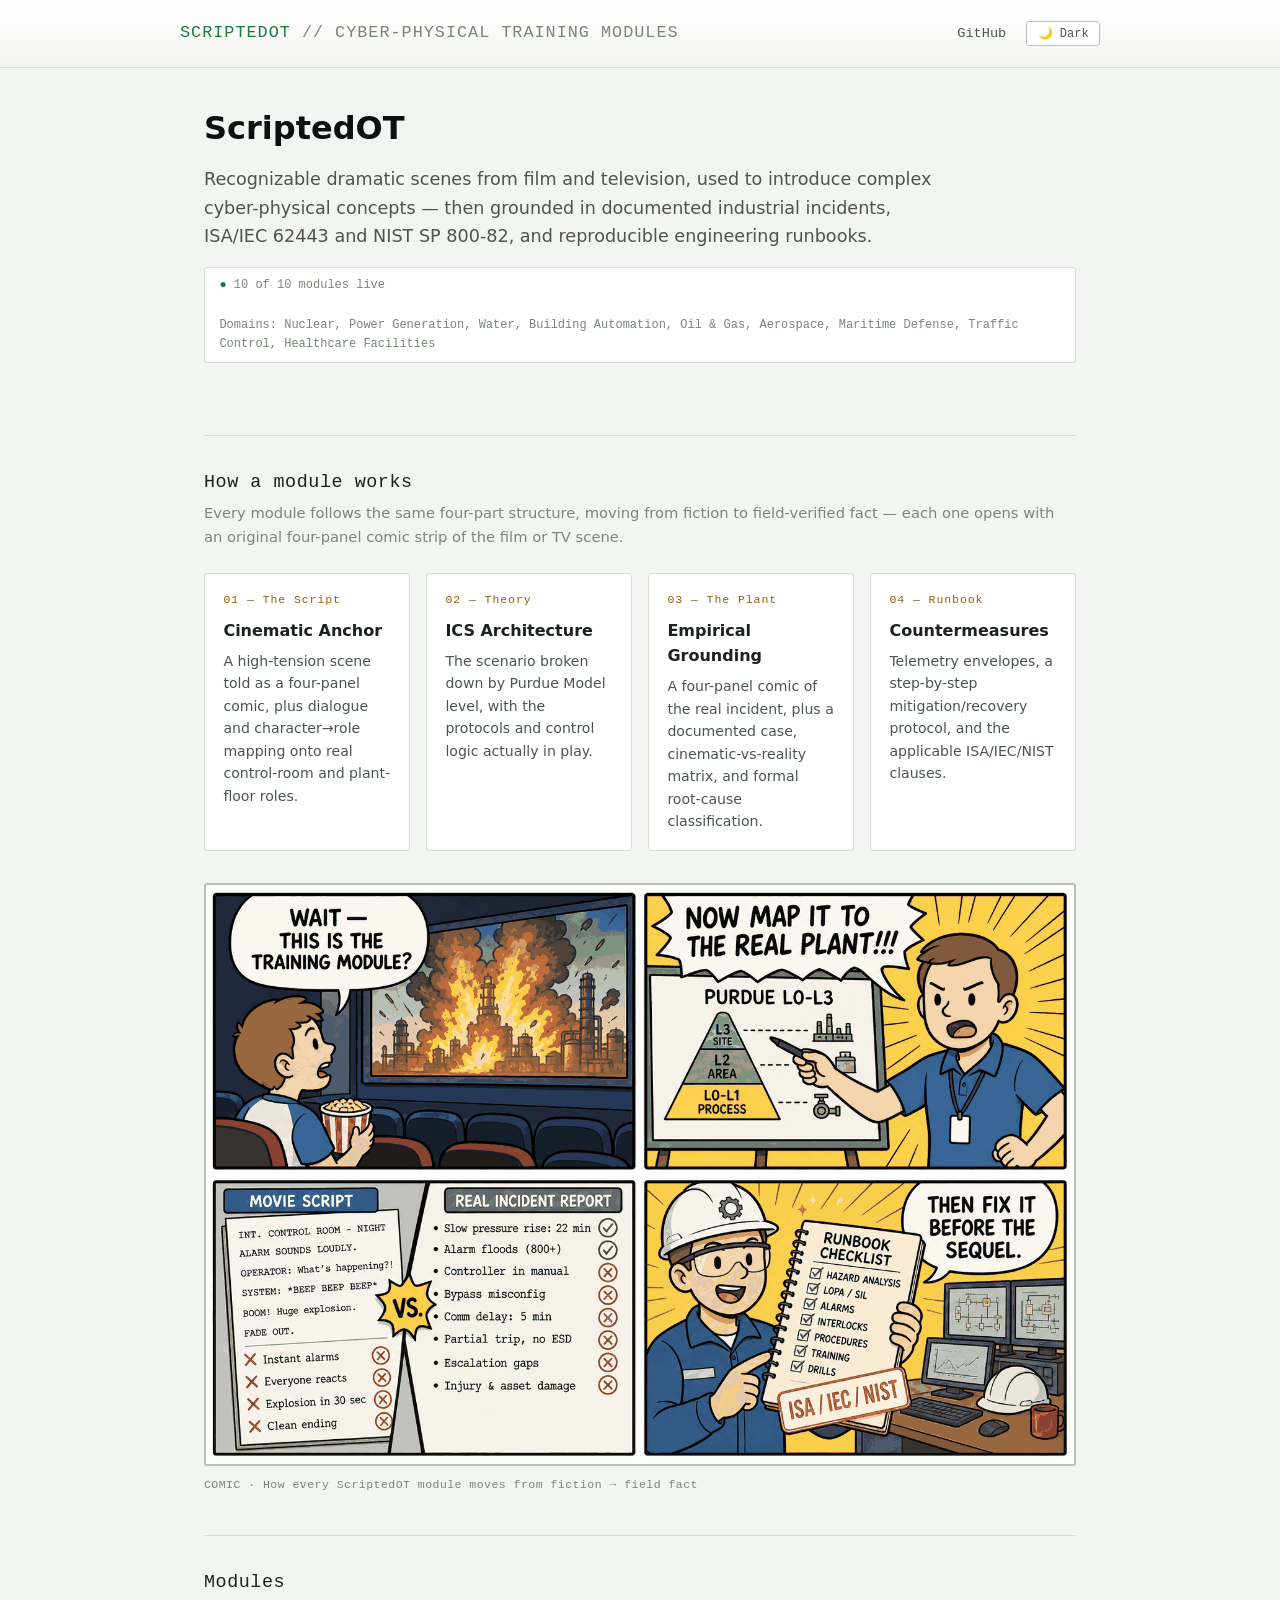
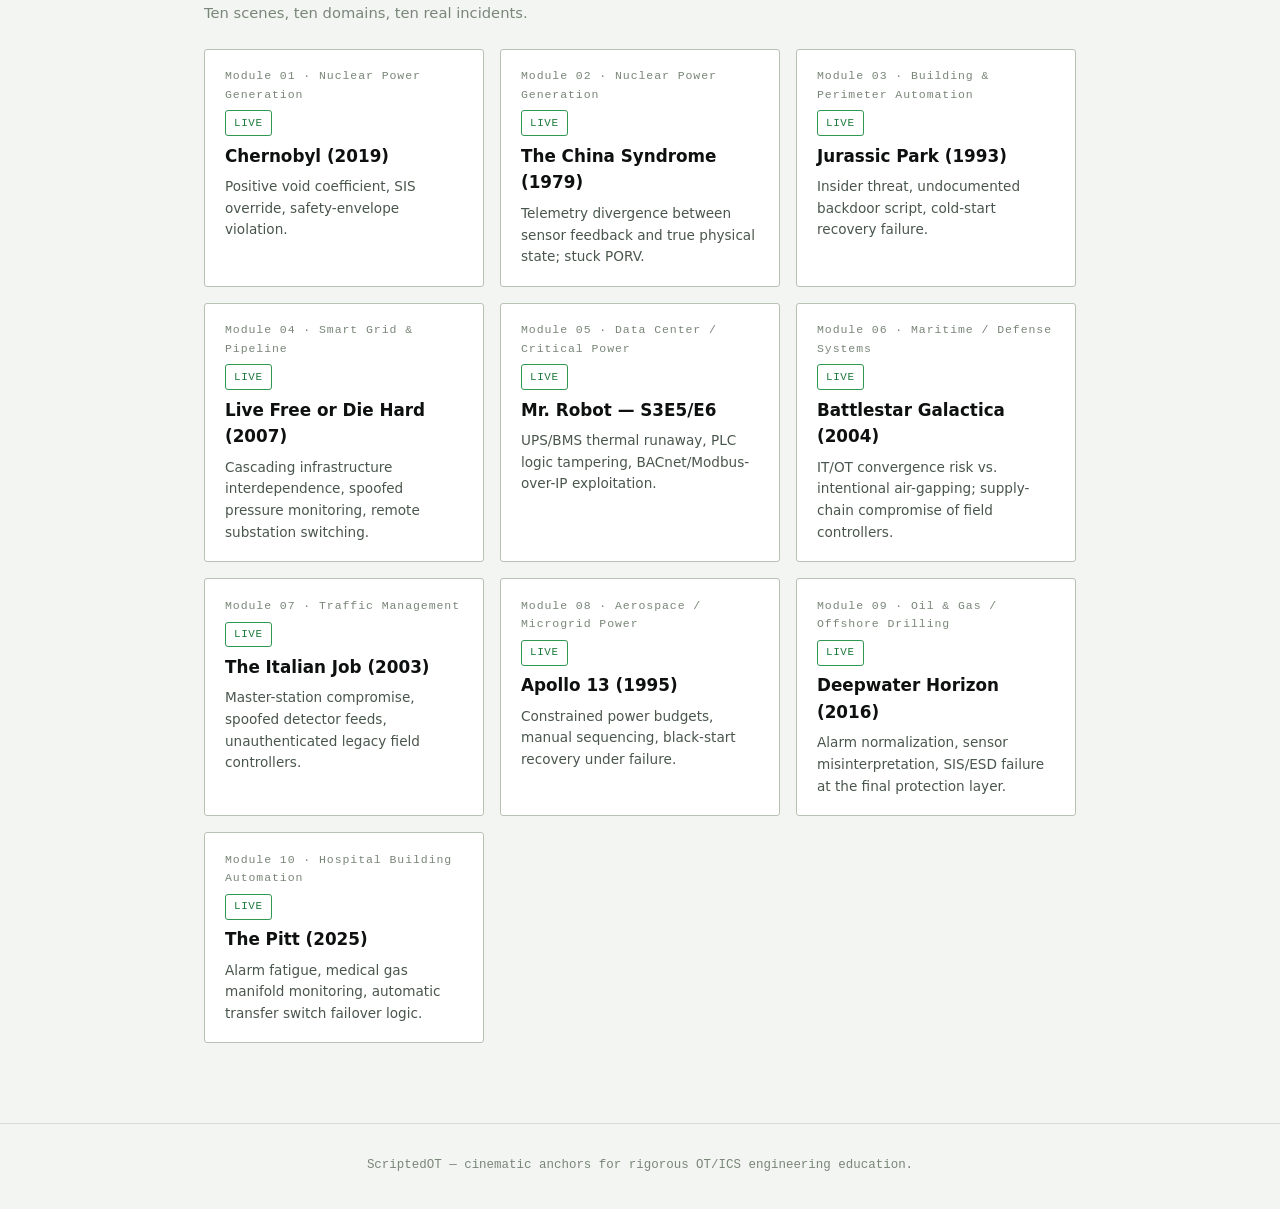
<file: index.html>
<!doctype html>
<html lang="en">
<head>
<meta charset="utf-8">
<meta name="viewport" content="width=device-width, initial-scale=1">
<title>ScriptedOT — Cinematic Anchors for OT/ICS Security Engineering</title>
<meta name="description" content="Recognizable film and TV scenes, grounded in real industrial control system incidents, standards, and engineering runbooks.">
<script>(function(){try{var t=localStorage.getItem('scriptedot-theme');if(t==='dark'||t==='light'){document.documentElement.setAttribute('data-theme',t);}}catch(e){}})();</script>
<link rel="stylesheet" href="assets/style.css">
</head>
<body>

<header class="site-header">
  <div class="wrap">
    <div class="brand">ScriptedOT <span>// cyber-physical training modules</span></div>
    <nav class="site-nav">
      <a href="https://github.com/clarkngo/scripted-ot" target="_blank" rel="noopener">GitHub</a>
      <button id="theme-toggle" type="button">🌙 Dark</button>
    </nav>
  </div>
</header>

<main>
  <div class="hero">
    <h1>ScriptedOT</h1>
    <p class="lede">Recognizable dramatic scenes from film and television, used to introduce complex cyber-physical concepts — then grounded in documented industrial incidents, ISA/IEC 62443 and NIST SP 800-82, and reproducible engineering runbooks.</p>
  </div>

  <div class="status-strip">
    <span><span class="dot">●</span> 10 of 10 modules live</span>
    <span>Domains: Nuclear, Power Generation, Water, Building Automation, Oil &amp; Gas, Aerospace, Maritime Defense, Traffic Control, Healthcare Facilities</span>
  </div>

  <div class="section-heading">How a module works</div>
  <div class="section-sub">Every module follows the same four-part structure, moving from fiction to field-verified fact — each one opens with an original four-panel comic strip of the film or TV scene.</div>
  <div class="how-it-works">
    <div class="how-step">
      <span class="step-num">01 — The Script</span>
      <div class="step-title">Cinematic Anchor</div>
      <div class="step-desc">A high-tension scene told as a four-panel comic, plus dialogue and character→role mapping onto real control-room and plant-floor roles.</div>
    </div>
    <div class="how-step">
      <span class="step-num">02 — Theory</span>
      <div class="step-title">ICS Architecture</div>
      <div class="step-desc">The scenario broken down by Purdue Model level, with the protocols and control logic actually in play.</div>
    </div>
    <div class="how-step">
      <span class="step-num">03 — The Plant</span>
      <div class="step-title">Empirical Grounding</div>
      <div class="step-desc">A four-panel comic of the real incident, plus a documented case, cinematic-vs-reality matrix, and formal root-cause classification.</div>
    </div>
    <div class="how-step">
      <span class="step-num">04 — Runbook</span>
      <div class="step-title">Countermeasures</div>
      <div class="step-desc">Telemetry envelopes, a step-by-step mitigation/recovery protocol, and the applicable ISA/IEC/NIST clauses.</div>
    </div>
  </div>

  <div class="scene-visual how-comic">
    <figure class="comic-figure">
      <img class="comic-img" src="assets/comics/how-it-works.png" alt="Four-panel comic of how a ScriptedOT module works" width="1600" height="900" loading="lazy">
      <figcaption class="visual-caption">COMIC · How every ScriptedOT module moves from fiction → field fact</figcaption>
    </figure>
  </div>

  <div class="section-heading">Modules</div>
  <div class="section-sub">Ten scenes, ten domains, ten real incidents.</div>
  <div class="module-grid">

    <div class="module-card live">
      <span class="num">Module 01 · Nuclear Power Generation</span>
      <span class="badge">Live</span>
      <span class="title"><a href="modules/01-chernobyl.html">Chernobyl (2019)</a></span>
      <span class="lesson">Positive void coefficient, SIS override, safety-envelope violation.</span>
    </div>

    <div class="module-card live">
      <span class="num">Module 02 · Nuclear Power Generation</span>
      <span class="badge">Live</span>
      <span class="title"><a href="modules/02-china-syndrome.html">The China Syndrome (1979)</a></span>
      <span class="lesson">Telemetry divergence between sensor feedback and true physical state; stuck PORV.</span>
    </div>

    <div class="module-card live">
      <span class="num">Module 03 · Building &amp; Perimeter Automation</span>
      <span class="badge">Live</span>
      <span class="title"><a href="modules/03-jurassic-park.html">Jurassic Park (1993)</a></span>
      <span class="lesson">Insider threat, undocumented backdoor script, cold-start recovery failure.</span>
    </div>

    <div class="module-card live">
      <span class="num">Module 04 · Smart Grid &amp; Pipeline</span>
      <span class="badge">Live</span>
      <span class="title"><a href="modules/04-die-hard-4.html">Live Free or Die Hard (2007)</a></span>
      <span class="lesson">Cascading infrastructure interdependence, spoofed pressure monitoring, remote substation switching.</span>
    </div>

    <div class="module-card live">
      <span class="num">Module 05 · Data Center / Critical Power</span>
      <span class="badge">Live</span>
      <span class="title"><a href="modules/05-mr-robot.html">Mr. Robot — S3E5/E6</a></span>
      <span class="lesson">UPS/BMS thermal runaway, PLC logic tampering, BACnet/Modbus-over-IP exploitation.</span>
    </div>

    <div class="module-card live">
      <span class="num">Module 06 · Maritime / Defense Systems</span>
      <span class="badge">Live</span>
      <span class="title"><a href="modules/06-battlestar-galactica.html">Battlestar Galactica (2004)</a></span>
      <span class="lesson">IT/OT convergence risk vs. intentional air-gapping; supply-chain compromise of field controllers.</span>
    </div>

    <div class="module-card live">
      <span class="num">Module 07 · Traffic Management</span>
      <span class="badge">Live</span>
      <span class="title"><a href="modules/07-italian-job.html">The Italian Job (2003)</a></span>
      <span class="lesson">Master-station compromise, spoofed detector feeds, unauthenticated legacy field controllers.</span>
    </div>

    <div class="module-card live">
      <span class="num">Module 08 · Aerospace / Microgrid Power</span>
      <span class="badge">Live</span>
      <span class="title"><a href="modules/08-apollo-13.html">Apollo 13 (1995)</a></span>
      <span class="lesson">Constrained power budgets, manual sequencing, black-start recovery under failure.</span>
    </div>

    <div class="module-card live">
      <span class="num">Module 09 · Oil &amp; Gas / Offshore Drilling</span>
      <span class="badge">Live</span>
      <span class="title"><a href="modules/09-deepwater-horizon.html">Deepwater Horizon (2016)</a></span>
      <span class="lesson">Alarm normalization, sensor misinterpretation, SIS/ESD failure at the final protection layer.</span>
    </div>

    <div class="module-card live">
      <span class="num">Module 10 · Hospital Building Automation</span>
      <span class="badge">Live</span>
      <span class="title"><a href="modules/10-the-pitt.html">The Pitt (2025)</a></span>
      <span class="lesson">Alarm fatigue, medical gas manifold monitoring, automatic transfer switch failover logic.</span>
    </div>

  </div>
</main>

<footer class="site-footer">
  ScriptedOT — cinematic anchors for rigorous OT/ICS engineering education.
</footer>

<script src="assets/theme.js" defer></script>
</body>
</html>
</file>
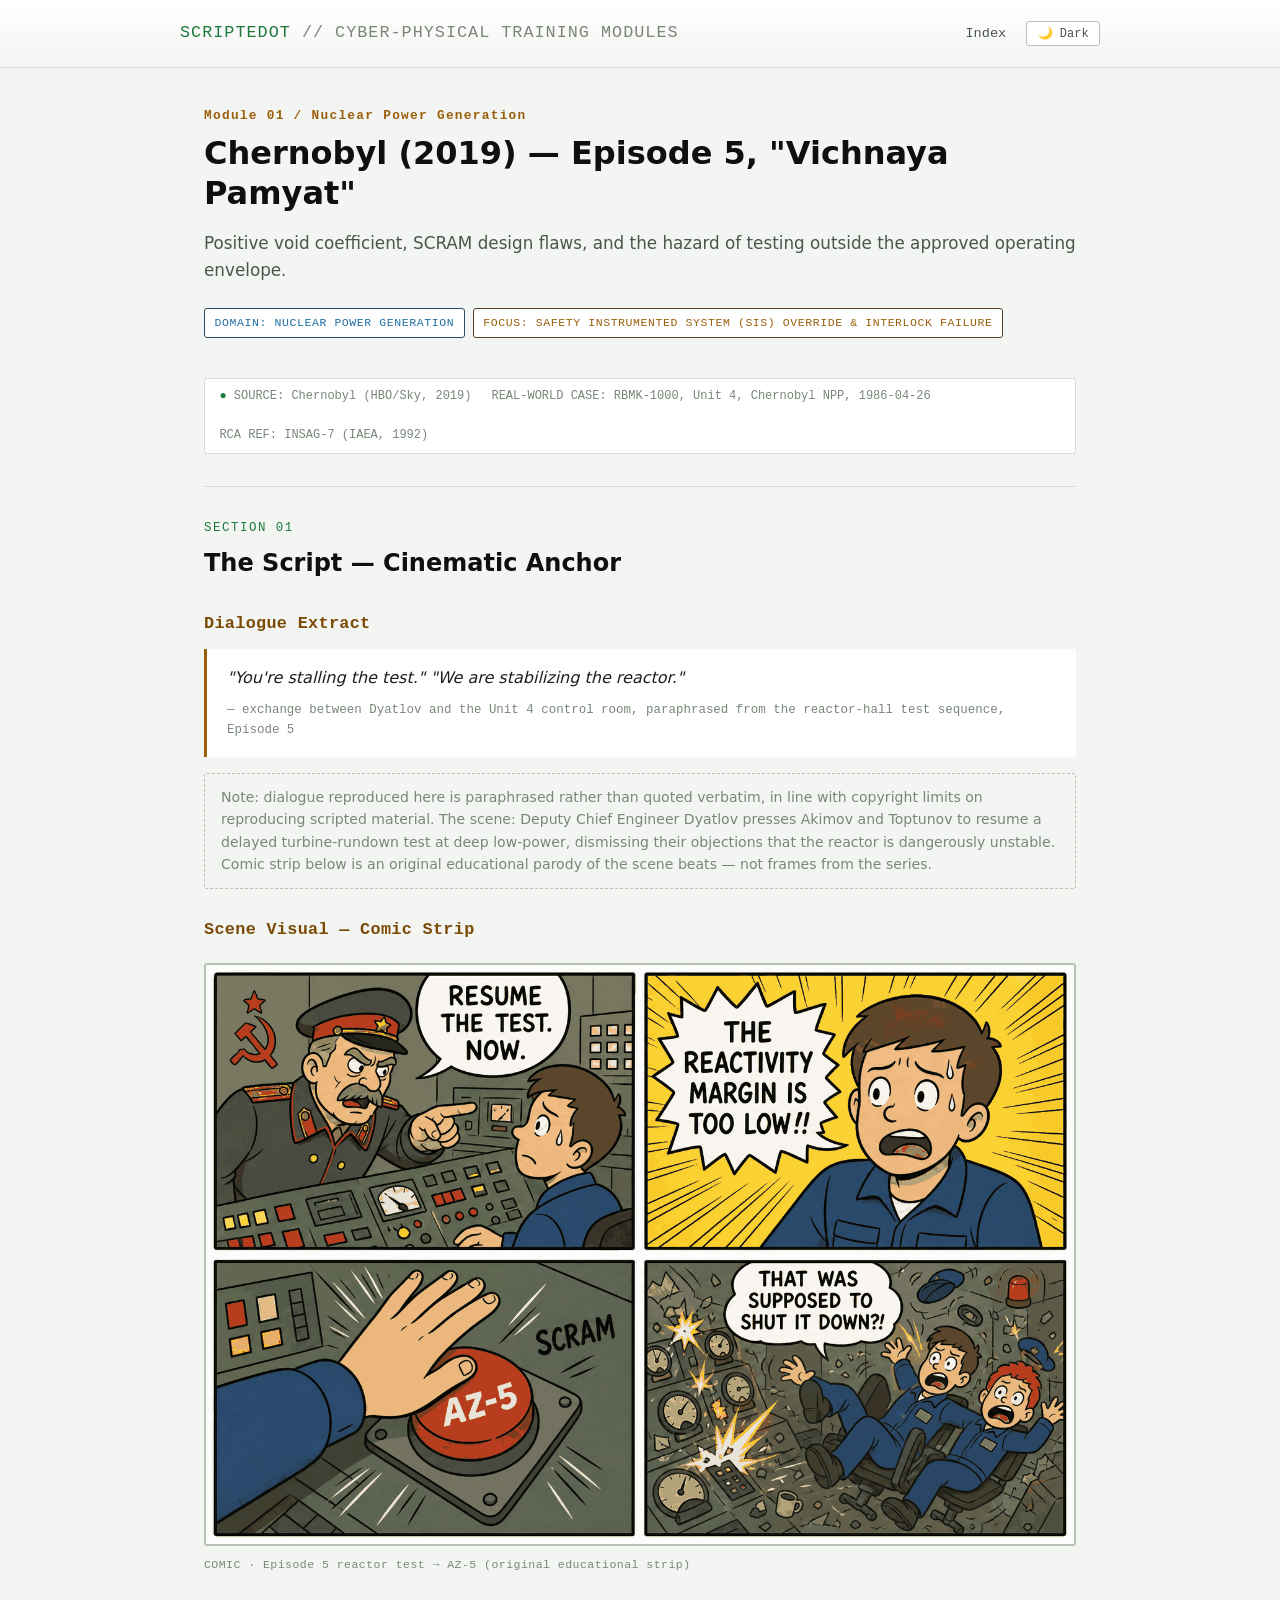
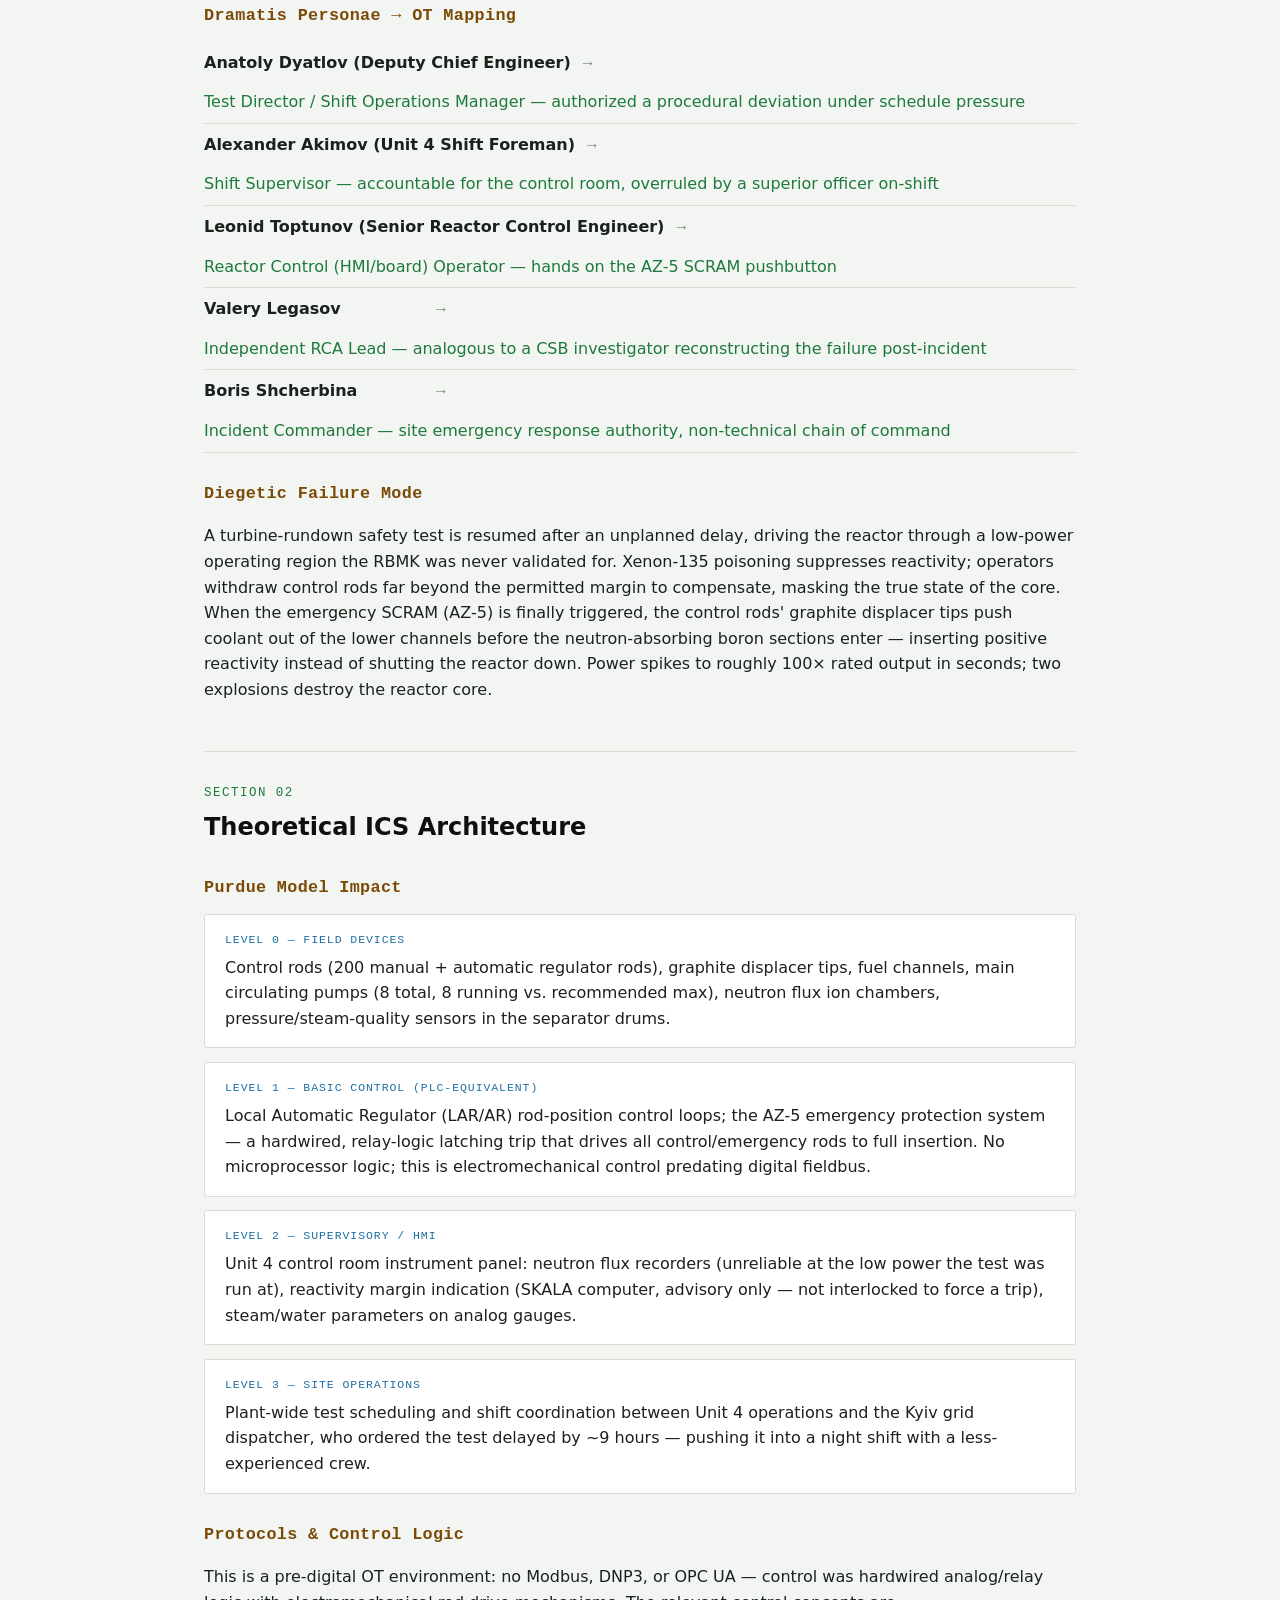
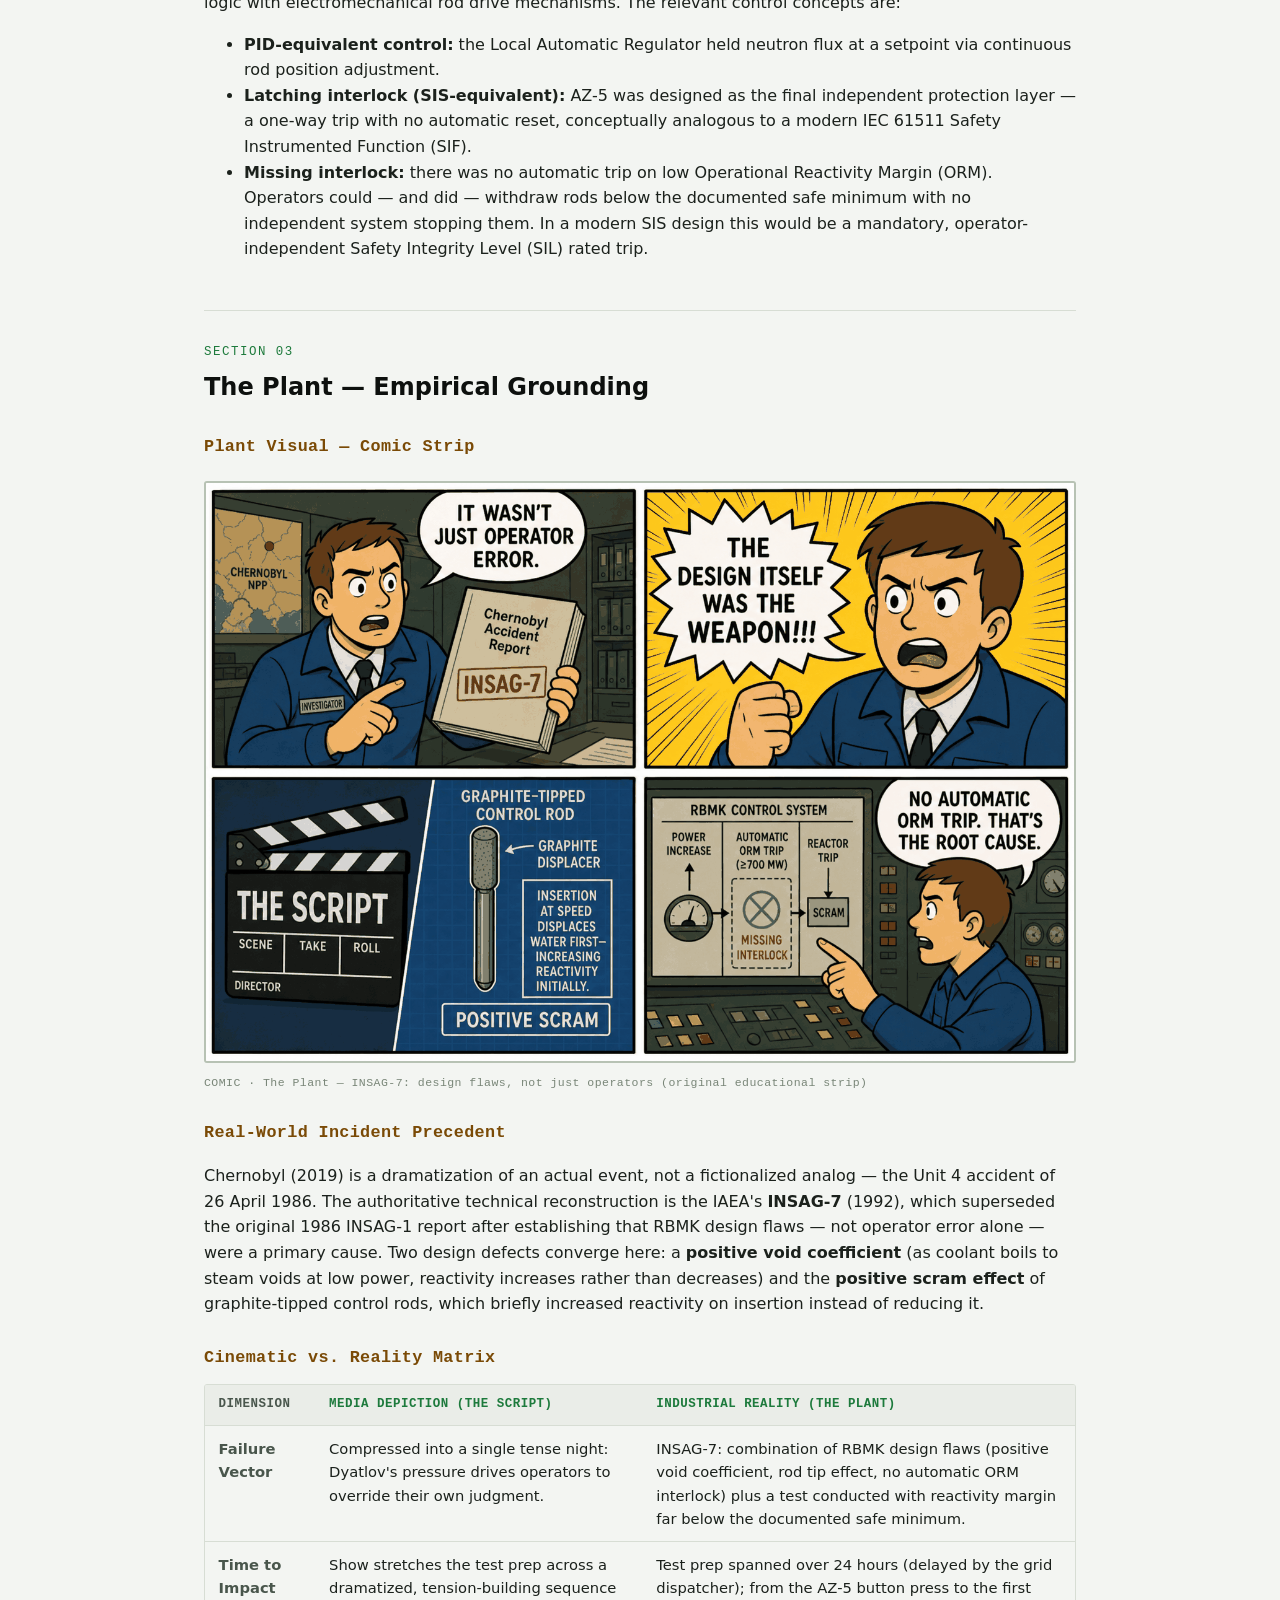
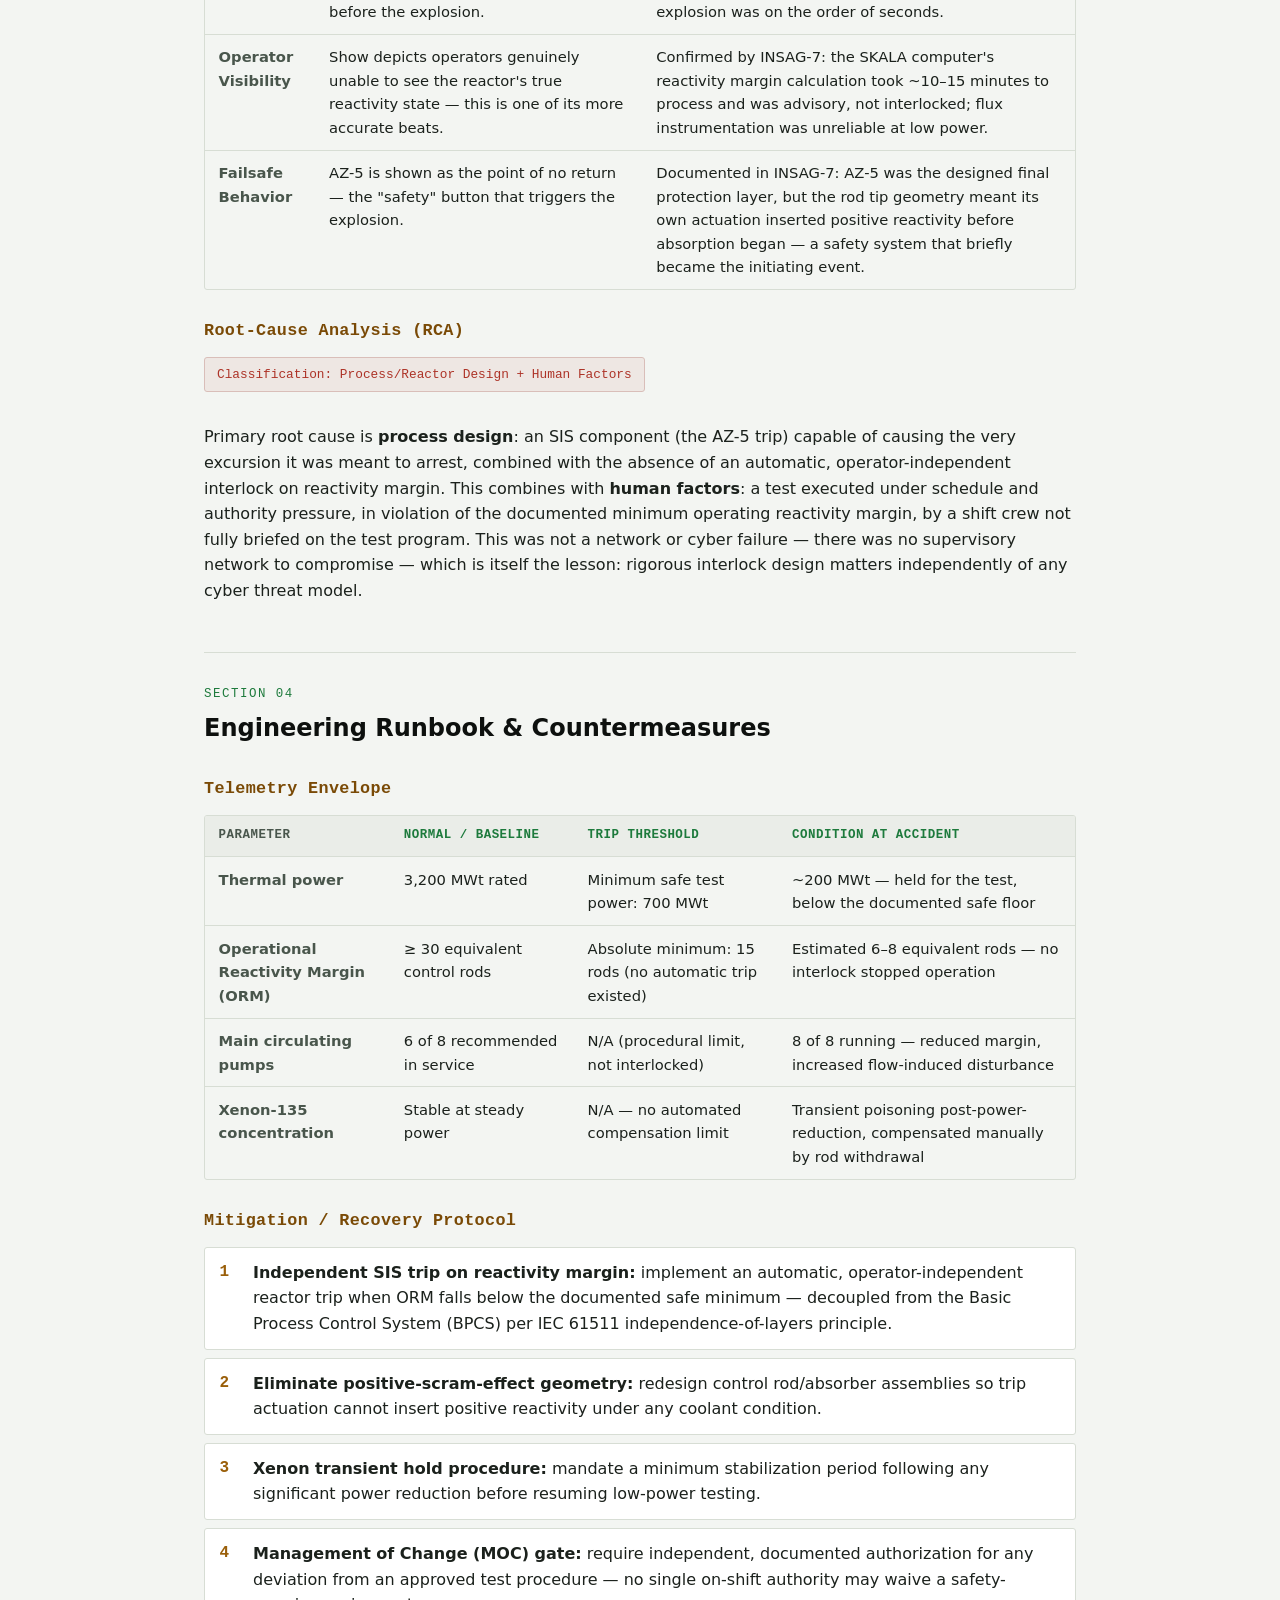
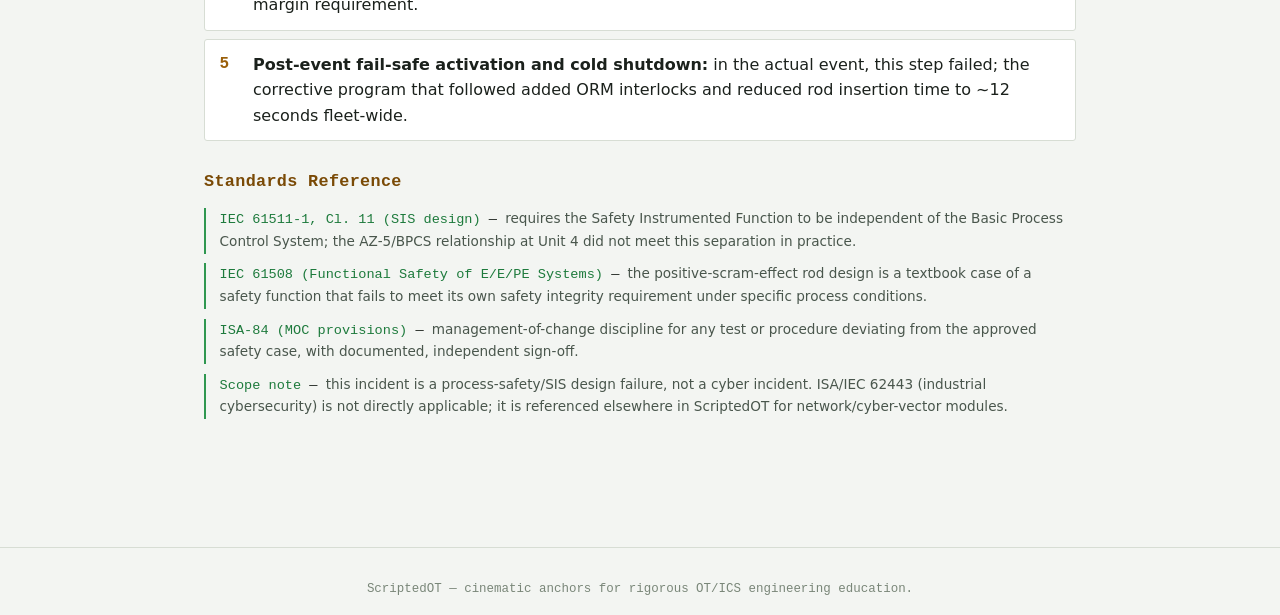
<file: modules/01-chernobyl.html>
<!doctype html>
<html lang="en">
<head>
<meta charset="utf-8">
<meta name="viewport" content="width=device-width, initial-scale=1">
<title>Module 01 — Chernobyl: Positive Void Coefficient &amp; SIS Design Failure | ScriptedOT</title>
<meta name="description" content="Chernobyl (2019) Episode 5 grounded in RBMK reactor design, INSAG-7, and IEC 61511 safety instrumented system principles.">
<script>(function(){try{var t=localStorage.getItem('scriptedot-theme');if(t==='dark'||t==='light'){document.documentElement.setAttribute('data-theme',t);}}catch(e){}})();</script>
<link rel="stylesheet" href="../assets/style.css">
</head>
<body>

<header class="site-header">
  <div class="wrap">
    <div class="brand">ScriptedOT <span>// cyber-physical training modules</span></div>
    <nav class="site-nav">
      <a href="../index.html">Index</a>
      <button id="theme-toggle" type="button">🌙 Dark</button>
    </nav>
  </div>
</header>

<main>

  <div class="hero">
    <h1>
      <span class="module-num">Module 01 / Nuclear Power Generation</span>
      Chernobyl (2019) — Episode 5, "Vichnaya Pamyat"
    </h1>
    <p class="subtitle">Positive void coefficient, SCRAM design flaws, and the hazard of testing outside the approved operating envelope.</p>
  </div>

  <div class="meta-tags">
    <span class="tag domain">Domain: Nuclear Power Generation</span>
    <span class="tag focus">Focus: Safety Instrumented System (SIS) Override &amp; Interlock Failure</span>
  </div>

  <div class="status-strip">
    <span><span class="dot">●</span> SOURCE: Chernobyl (HBO/Sky, 2019)</span>
    <span>REAL-WORLD CASE: RBMK-1000, Unit 4, Chernobyl NPP, 1986-04-26</span>
    <span>RCA REF: INSAG-7 (IAEA, 1992)</span>
  </div>

  <!-- SECTION 1 -->
  <section class="block">
    <div class="section-label">Section 01</div>
    <h2 class="section-title">The Script — Cinematic Anchor</h2>

    <h3 class="sub">Dialogue Extract</h3>
    <div class="quote-block">
      "You're stalling the test." "We are stabilizing the reactor."
      <span class="who">— exchange between Dyatlov and the Unit 4 control room, paraphrased from the reactor-hall test sequence, Episode 5</span>
    </div>
    <div class="note">
      Note: dialogue reproduced here is paraphrased rather than quoted verbatim, in line with copyright limits on reproducing scripted material. The scene: Deputy Chief Engineer Dyatlov presses Akimov and Toptunov to resume a delayed turbine-rundown test at deep low-power, dismissing their objections that the reactor is dangerously unstable. Comic strip below is an original educational parody of the scene beats — not frames from the series.
    </div>

    <h3 class="sub">Scene Visual — Comic Strip</h3>
    <div class="scene-visual">
      <figure class="comic-figure">
        <img class="comic-img" src="../assets/comics/01-chernobyl.png" alt="Four-panel comic of the Chernobyl Unit 4 test sequence" width="1600" height="900" loading="lazy">
        <figcaption class="visual-caption">COMIC · Episode 5 reactor test → AZ-5 (original educational strip)</figcaption>
      </figure>
    </div>

    <h3 class="sub">Dramatis Personae → OT Mapping</h3>
    <ul class="mapping-list">
      <li><span class="fict">Anatoly Dyatlov (Deputy Chief Engineer)</span><span class="arrow">→</span><span class="real">Test Director / Shift Operations Manager — authorized a procedural deviation under schedule pressure</span></li>
      <li><span class="fict">Alexander Akimov (Unit 4 Shift Foreman)</span><span class="arrow">→</span><span class="real">Shift Supervisor — accountable for the control room, overruled by a superior officer on-shift</span></li>
      <li><span class="fict">Leonid Toptunov (Senior Reactor Control Engineer)</span><span class="arrow">→</span><span class="real">Reactor Control (HMI/board) Operator — hands on the AZ-5 SCRAM pushbutton</span></li>
      <li><span class="fict">Valery Legasov</span><span class="arrow">→</span><span class="real">Independent RCA Lead — analogous to a CSB investigator reconstructing the failure post-incident</span></li>
      <li><span class="fict">Boris Shcherbina</span><span class="arrow">→</span><span class="real">Incident Commander — site emergency response authority, non-technical chain of command</span></li>
    </ul>

    <h3 class="sub">Diegetic Failure Mode</h3>
    <p>A turbine-rundown safety test is resumed after an unplanned delay, driving the reactor through a low-power operating region the RBMK was never validated for. Xenon-135 poisoning suppresses reactivity; operators withdraw control rods far beyond the permitted margin to compensate, masking the true state of the core. When the emergency SCRAM (AZ-5) is finally triggered, the control rods' graphite displacer tips push coolant out of the lower channels before the neutron-absorbing boron sections enter — inserting positive reactivity instead of shutting the reactor down. Power spikes to roughly 100× rated output in seconds; two explosions destroy the reactor core.</p>
  </section>

  <!-- SECTION 2 -->
  <section class="block">
    <div class="section-label">Section 02</div>
    <h2 class="section-title">Theoretical ICS Architecture</h2>

    <h3 class="sub">Purdue Model Impact</h3>

    <div class="purdue-level">
      <span class="lvl-tag">Level 0 — Field Devices</span>
      Control rods (200 manual + automatic regulator rods), graphite displacer tips, fuel channels, main circulating pumps (8 total, 8 running vs. recommended max), neutron flux ion chambers, pressure/steam-quality sensors in the separator drums.
    </div>
    <div class="purdue-level">
      <span class="lvl-tag">Level 1 — Basic Control (PLC-equivalent)</span>
      Local Automatic Regulator (LAR/AR) rod-position control loops; the AZ-5 emergency protection system — a hardwired, relay-logic latching trip that drives all control/emergency rods to full insertion. No microprocessor logic; this is electromechanical control predating digital fieldbus.
    </div>
    <div class="purdue-level">
      <span class="lvl-tag">Level 2 — Supervisory / HMI</span>
      Unit 4 control room instrument panel: neutron flux recorders (unreliable at the low power the test was run at), reactivity margin indication (SKALA computer, advisory only — not interlocked to force a trip), steam/water parameters on analog gauges.
    </div>
    <div class="purdue-level">
      <span class="lvl-tag">Level 3 — Site Operations</span>
      Plant-wide test scheduling and shift coordination between Unit 4 operations and the Kyiv grid dispatcher, who ordered the test delayed by ~9 hours — pushing it into a night shift with a less-experienced crew.
    </div>

    <h3 class="sub">Protocols &amp; Control Logic</h3>
    <p>This is a pre-digital OT environment: no Modbus, DNP3, or OPC UA — control was hardwired analog/relay logic with electromechanical rod drive mechanisms. The relevant control concepts are:</p>
    <ul>
      <li><strong>PID-equivalent control:</strong> the Local Automatic Regulator held neutron flux at a setpoint via continuous rod position adjustment.</li>
      <li><strong>Latching interlock (SIS-equivalent):</strong> AZ-5 was designed as the final independent protection layer — a one-way trip with no automatic reset, conceptually analogous to a modern IEC 61511 Safety Instrumented Function (SIF).</li>
      <li><strong>Missing interlock:</strong> there was no automatic trip on low Operational Reactivity Margin (ORM). Operators could — and did — withdraw rods below the documented safe minimum with no independent system stopping them. In a modern SIS design this would be a mandatory, operator-independent Safety Integrity Level (SIL) rated trip.</li>
    </ul>
  </section>

  <!-- SECTION 3 -->
  <section class="block">
    <div class="section-label">Section 03</div>
    <h2 class="section-title">The Plant — Empirical Grounding</h2>

    <h3 class="sub">Plant Visual — Comic Strip</h3>
    <div class="scene-visual">
      <figure class="comic-figure">
        <img class="comic-img" src="../assets/comics/s3-01-chernobyl.png" alt="Four-panel comic of Chernobyl INSAG-7 design-flaw root cause" width="1600" height="900" loading="lazy">
        <figcaption class="visual-caption">COMIC · The Plant — INSAG-7: design flaws, not just operators (original educational strip)</figcaption>
      </figure>
    </div>


    <h3 class="sub">Real-World Incident Precedent</h3>
    <p>Chernobyl (2019) is a dramatization of an actual event, not a fictionalized analog — the Unit 4 accident of 26 April 1986. The authoritative technical reconstruction is the IAEA's <strong>INSAG-7</strong> (1992), which superseded the original 1986 INSAG-1 report after establishing that RBMK design flaws — not operator error alone — were a primary cause. Two design defects converge here: a <strong>positive void coefficient</strong> (as coolant boils to steam voids at low power, reactivity increases rather than decreases) and the <strong>positive scram effect</strong> of graphite-tipped control rods, which briefly increased reactivity on insertion instead of reducing it.</p>

    <h3 class="sub">Cinematic vs. Reality Matrix</h3>
    <div class="table-scroll">
    <table>
      <thead>
        <tr><th>Dimension</th><th>Media Depiction (The Script)</th><th>Industrial Reality (The Plant)</th></tr>
      </thead>
      <tbody>
        <tr>
          <td>Failure Vector</td>
          <td>Compressed into a single tense night: Dyatlov's pressure drives operators to override their own judgment.</td>
          <td>INSAG-7: combination of RBMK design flaws (positive void coefficient, rod tip effect, no automatic ORM interlock) plus a test conducted with reactivity margin far below the documented safe minimum.</td>
        </tr>
        <tr>
          <td>Time to Impact</td>
          <td>Show stretches the test prep across a dramatized, tension-building sequence before the explosion.</td>
          <td>Test prep spanned over 24 hours (delayed by the grid dispatcher); from the AZ-5 button press to the first explosion was on the order of seconds.</td>
        </tr>
        <tr>
          <td>Operator Visibility</td>
          <td>Show depicts operators genuinely unable to see the reactor's true reactivity state — this is one of its more accurate beats.</td>
          <td>Confirmed by INSAG-7: the SKALA computer's reactivity margin calculation took ~10–15 minutes to process and was advisory, not interlocked; flux instrumentation was unreliable at low power.</td>
        </tr>
        <tr>
          <td>Failsafe Behavior</td>
          <td>AZ-5 is shown as the point of no return — the "safety" button that triggers the explosion.</td>
          <td>Documented in INSAG-7: AZ-5 was the designed final protection layer, but the rod tip geometry meant its own actuation inserted positive reactivity before absorption began — a safety system that briefly became the initiating event.</td>
        </tr>
      </tbody>
    </table>
    </div>

    <h3 class="sub">Root-Cause Analysis (RCA)</h3>
    <span class="rca-tag">Classification: Process/Reactor Design + Human Factors</span>
    <p>Primary root cause is <strong>process design</strong>: an SIS component (the AZ-5 trip) capable of causing the very excursion it was meant to arrest, combined with the absence of an automatic, operator-independent interlock on reactivity margin. This combines with <strong>human factors</strong>: a test executed under schedule and authority pressure, in violation of the documented minimum operating reactivity margin, by a shift crew not fully briefed on the test program. This was not a network or cyber failure — there was no supervisory network to compromise — which is itself the lesson: rigorous interlock design matters independently of any cyber threat model.</p>
  </section>

  <!-- SECTION 4 -->
  <section class="block">
    <div class="section-label">Section 04</div>
    <h2 class="section-title">Engineering Runbook &amp; Countermeasures</h2>

    <h3 class="sub">Telemetry Envelope</h3>
    <div class="table-scroll">
    <table>
      <thead>
        <tr><th>Parameter</th><th>Normal / Baseline</th><th>Trip Threshold</th><th>Condition at Accident</th></tr>
      </thead>
      <tbody>
        <tr><td>Thermal power</td><td>3,200 MWt rated</td><td>Minimum safe test power: 700 MWt</td><td>~200 MWt — held for the test, below the documented safe floor</td></tr>
        <tr><td>Operational Reactivity Margin (ORM)</td><td>≥ 30 equivalent control rods</td><td>Absolute minimum: 15 rods (no automatic trip existed)</td><td>Estimated 6–8 equivalent rods — no interlock stopped operation</td></tr>
        <tr><td>Main circulating pumps</td><td>6 of 8 recommended in service</td><td>N/A (procedural limit, not interlocked)</td><td>8 of 8 running — reduced margin, increased flow-induced disturbance</td></tr>
        <tr><td>Xenon-135 concentration</td><td>Stable at steady power</td><td>N/A — no automated compensation limit</td><td>Transient poisoning post-power-reduction, compensated manually by rod withdrawal</td></tr>
      </tbody>
    </table>
    </div>

    <h3 class="sub">Mitigation / Recovery Protocol</h3>
    <ol class="runbook">
      <li><strong>Independent SIS trip on reactivity margin:</strong> implement an automatic, operator-independent reactor trip when ORM falls below the documented safe minimum — decoupled from the Basic Process Control System (BPCS) per IEC 61511 independence-of-layers principle.</li>
      <li><strong>Eliminate positive-scram-effect geometry:</strong> redesign control rod/absorber assemblies so trip actuation cannot insert positive reactivity under any coolant condition.</li>
      <li><strong>Xenon transient hold procedure:</strong> mandate a minimum stabilization period following any significant power reduction before resuming low-power testing.</li>
      <li><strong>Management of Change (MOC) gate:</strong> require independent, documented authorization for any deviation from an approved test procedure — no single on-shift authority may waive a safety-margin requirement.</li>
      <li><strong>Post-event fail-safe activation and cold shutdown:</strong> in the actual event, this step failed; the corrective program that followed added ORM interlocks and reduced rod insertion time to ~12 seconds fleet-wide.</li>
    </ol>

    <h3 class="sub">Standards Reference</h3>
    <div class="std-refs">
      <div class="std-ref"><span class="clause">IEC 61511-1, Cl. 11 (SIS design)</span> — <span class="desc">requires the Safety Instrumented Function to be independent of the Basic Process Control System; the AZ-5/BPCS relationship at Unit 4 did not meet this separation in practice.</span></div>
      <div class="std-ref"><span class="clause">IEC 61508 (Functional Safety of E/E/PE Systems)</span> — <span class="desc">the positive-scram-effect rod design is a textbook case of a safety function that fails to meet its own safety integrity requirement under specific process conditions.</span></div>
      <div class="std-ref"><span class="clause">ISA-84 (MOC provisions)</span> — <span class="desc">management-of-change discipline for any test or procedure deviating from the approved safety case, with documented, independent sign-off.</span></div>
      <div class="std-ref"><span class="clause">Scope note</span> — <span class="desc">this incident is a process-safety/SIS design failure, not a cyber incident. ISA/IEC 62443 (industrial cybersecurity) is not directly applicable; it is referenced elsewhere in ScriptedOT for network/cyber-vector modules.</span></div>
    </div>
  </section>

</main>

<footer class="site-footer">
  ScriptedOT — cinematic anchors for rigorous OT/ICS engineering education.
</footer>

<script src="../assets/theme.js" defer></script>
</body>
</html>
</file>
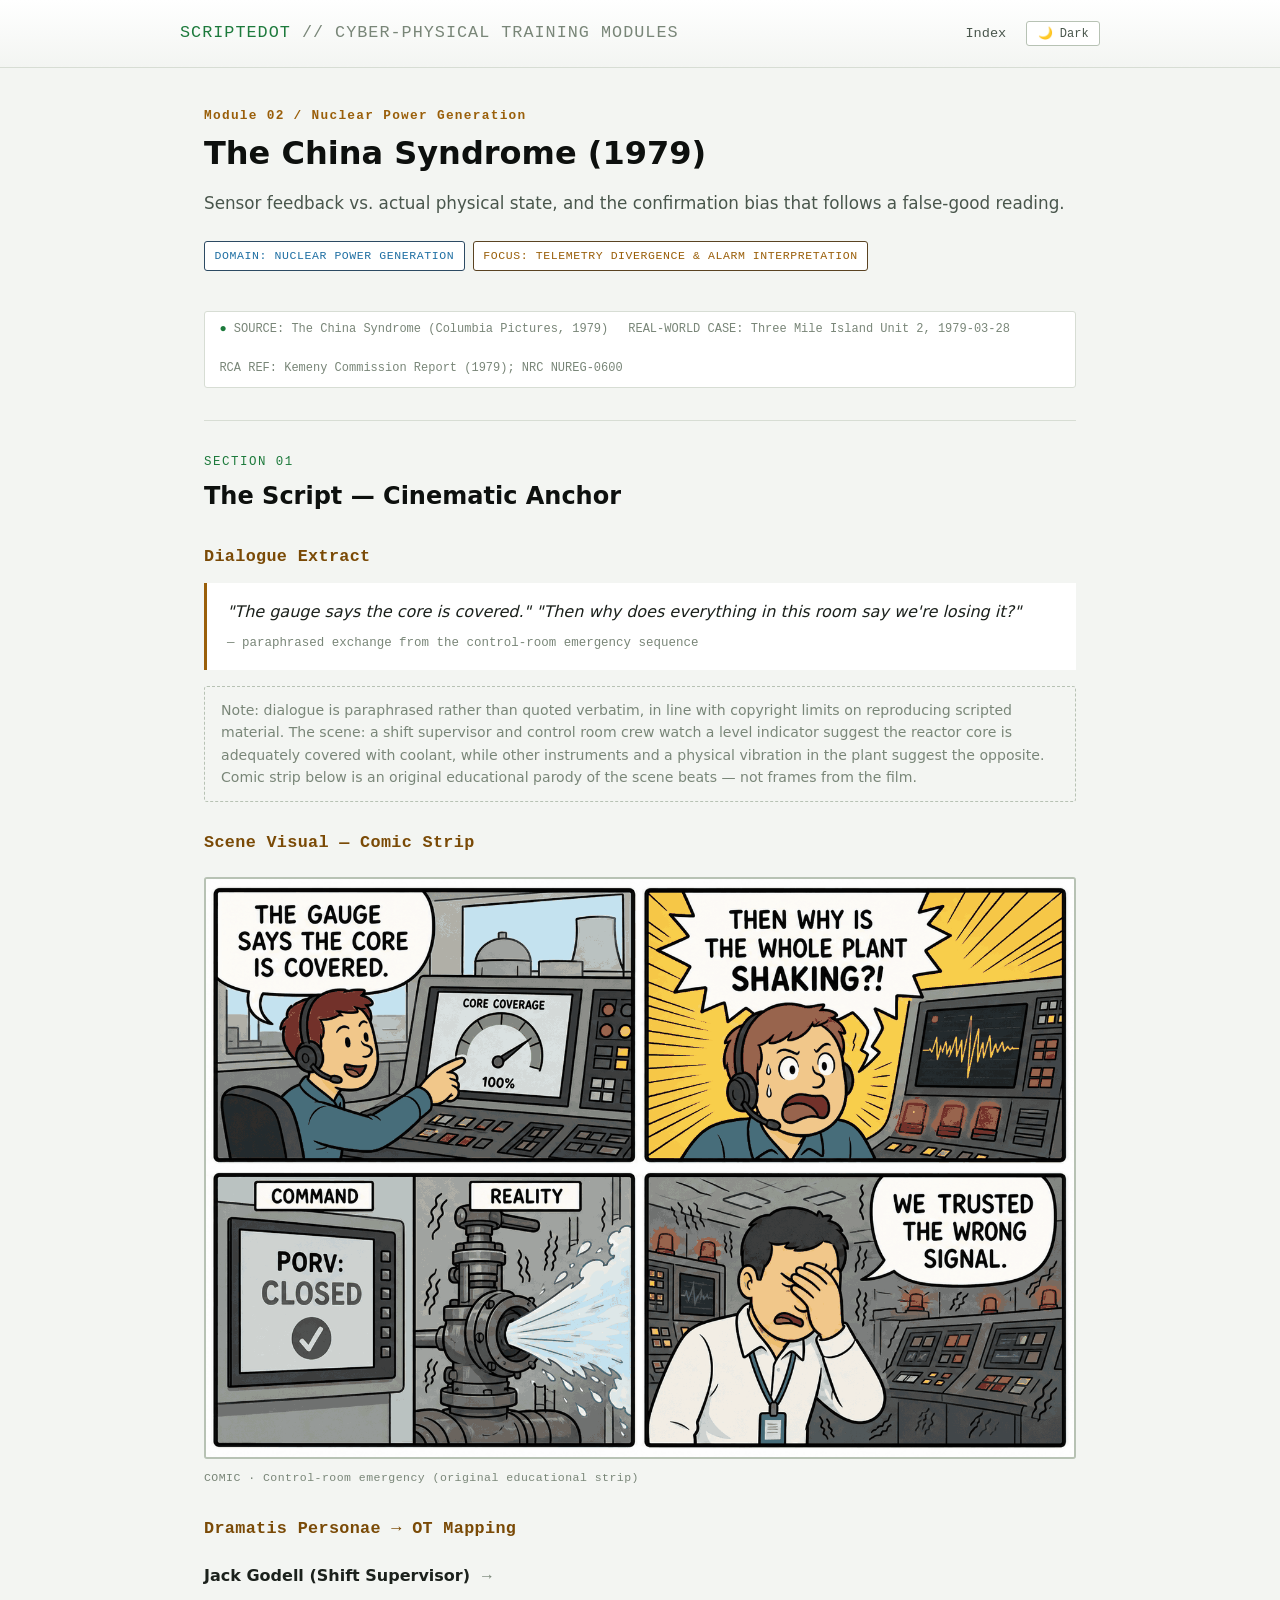
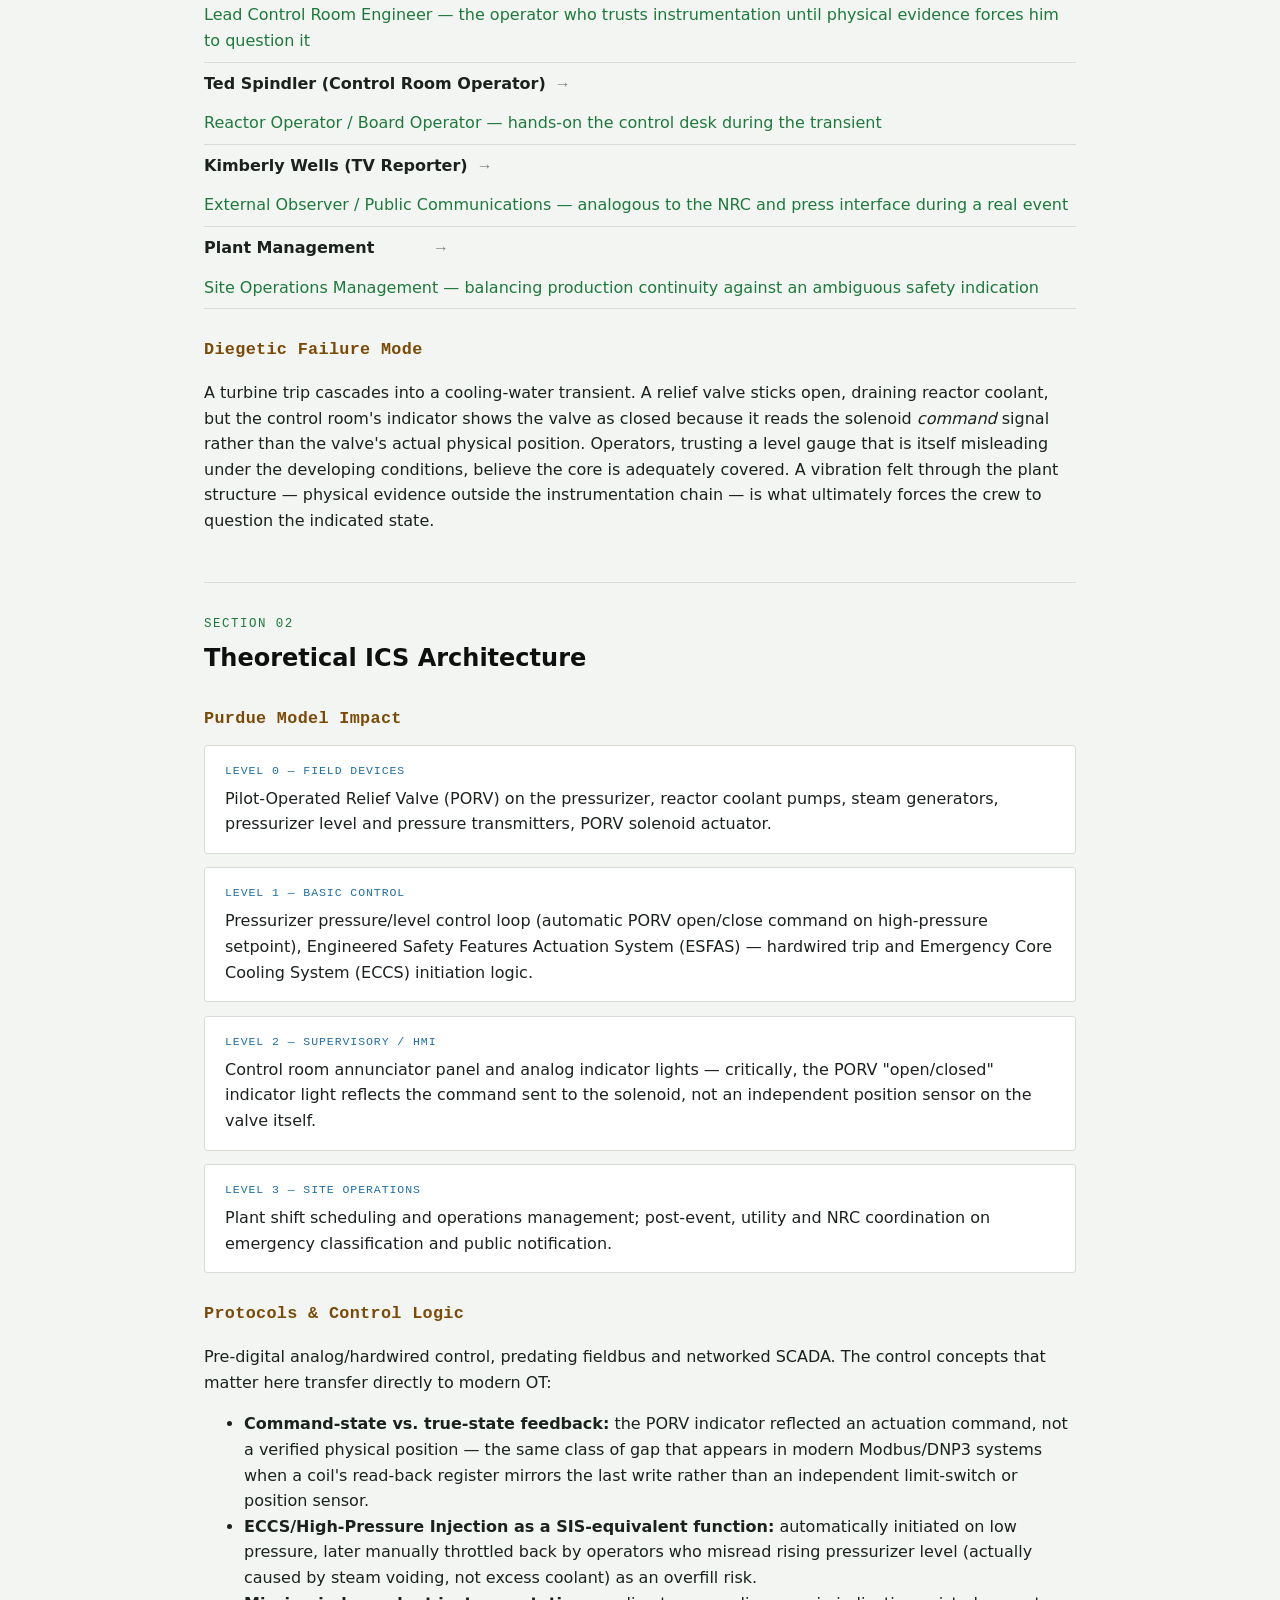
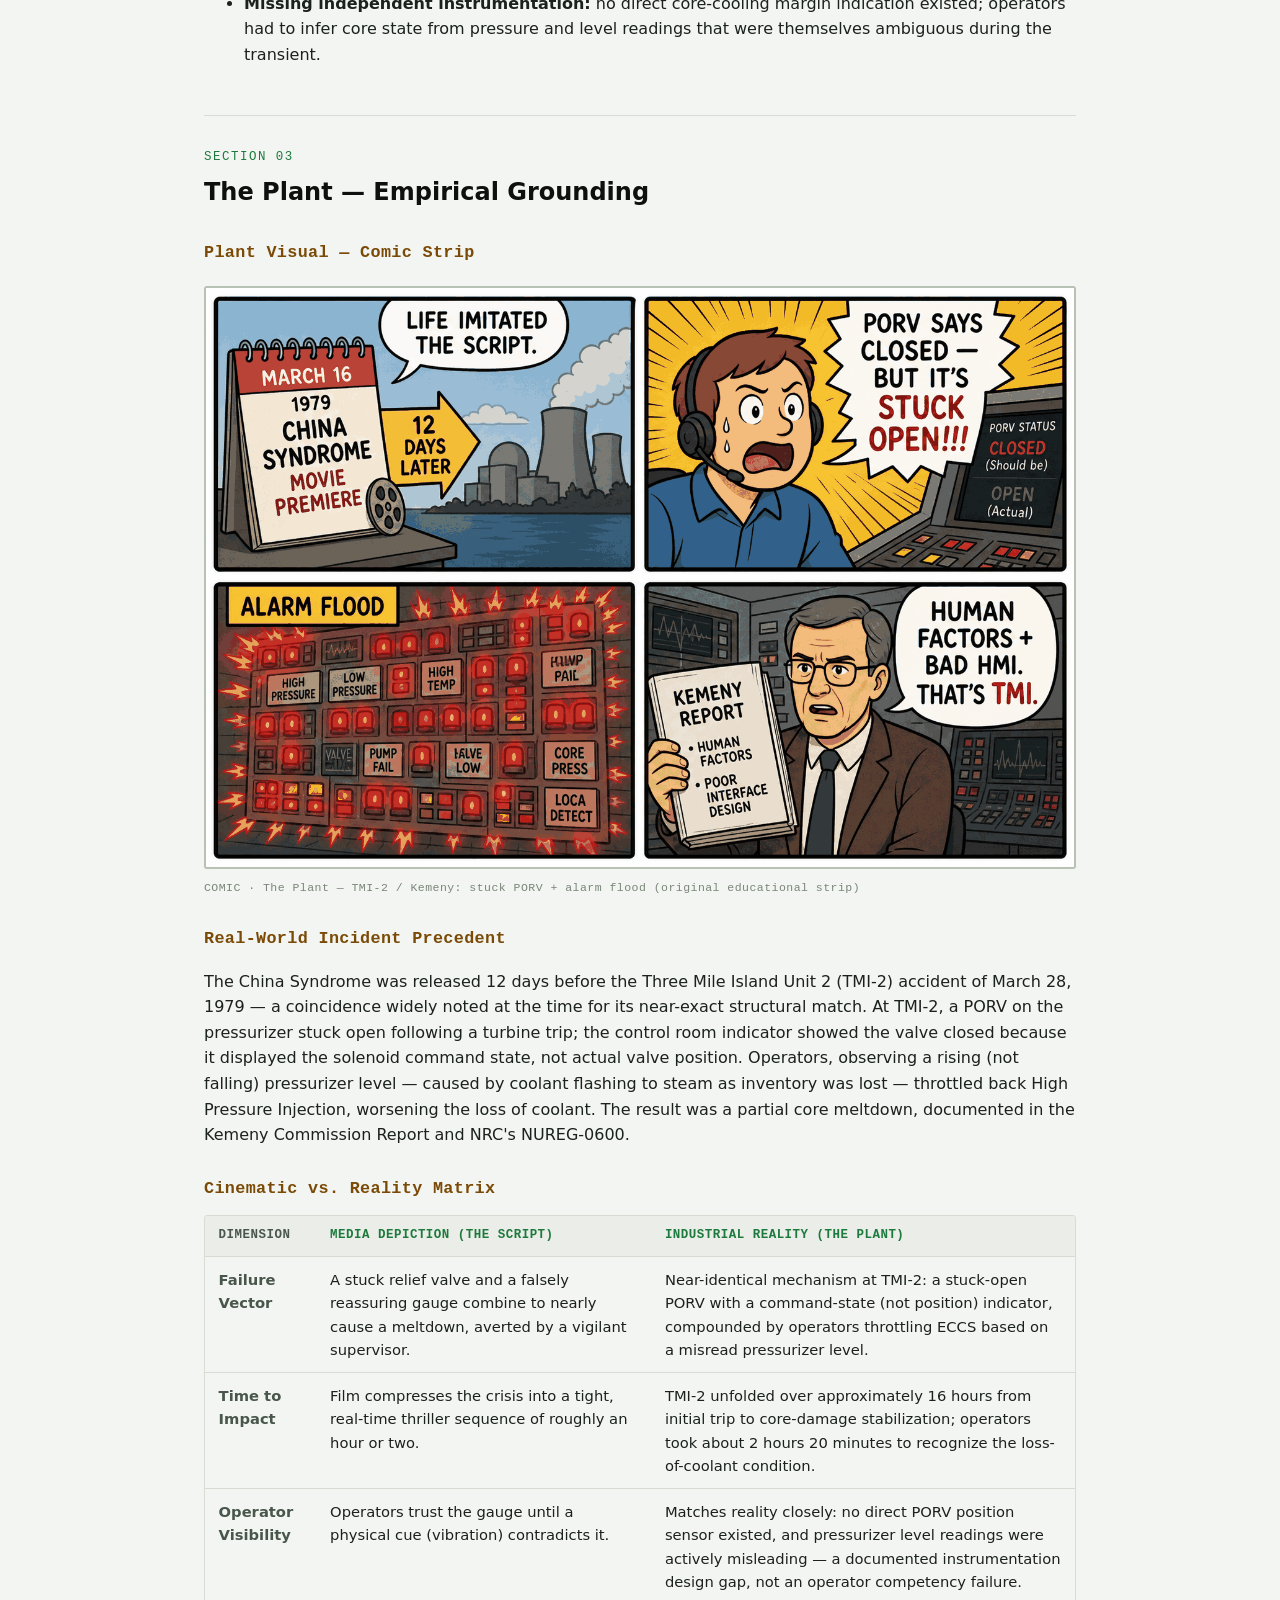
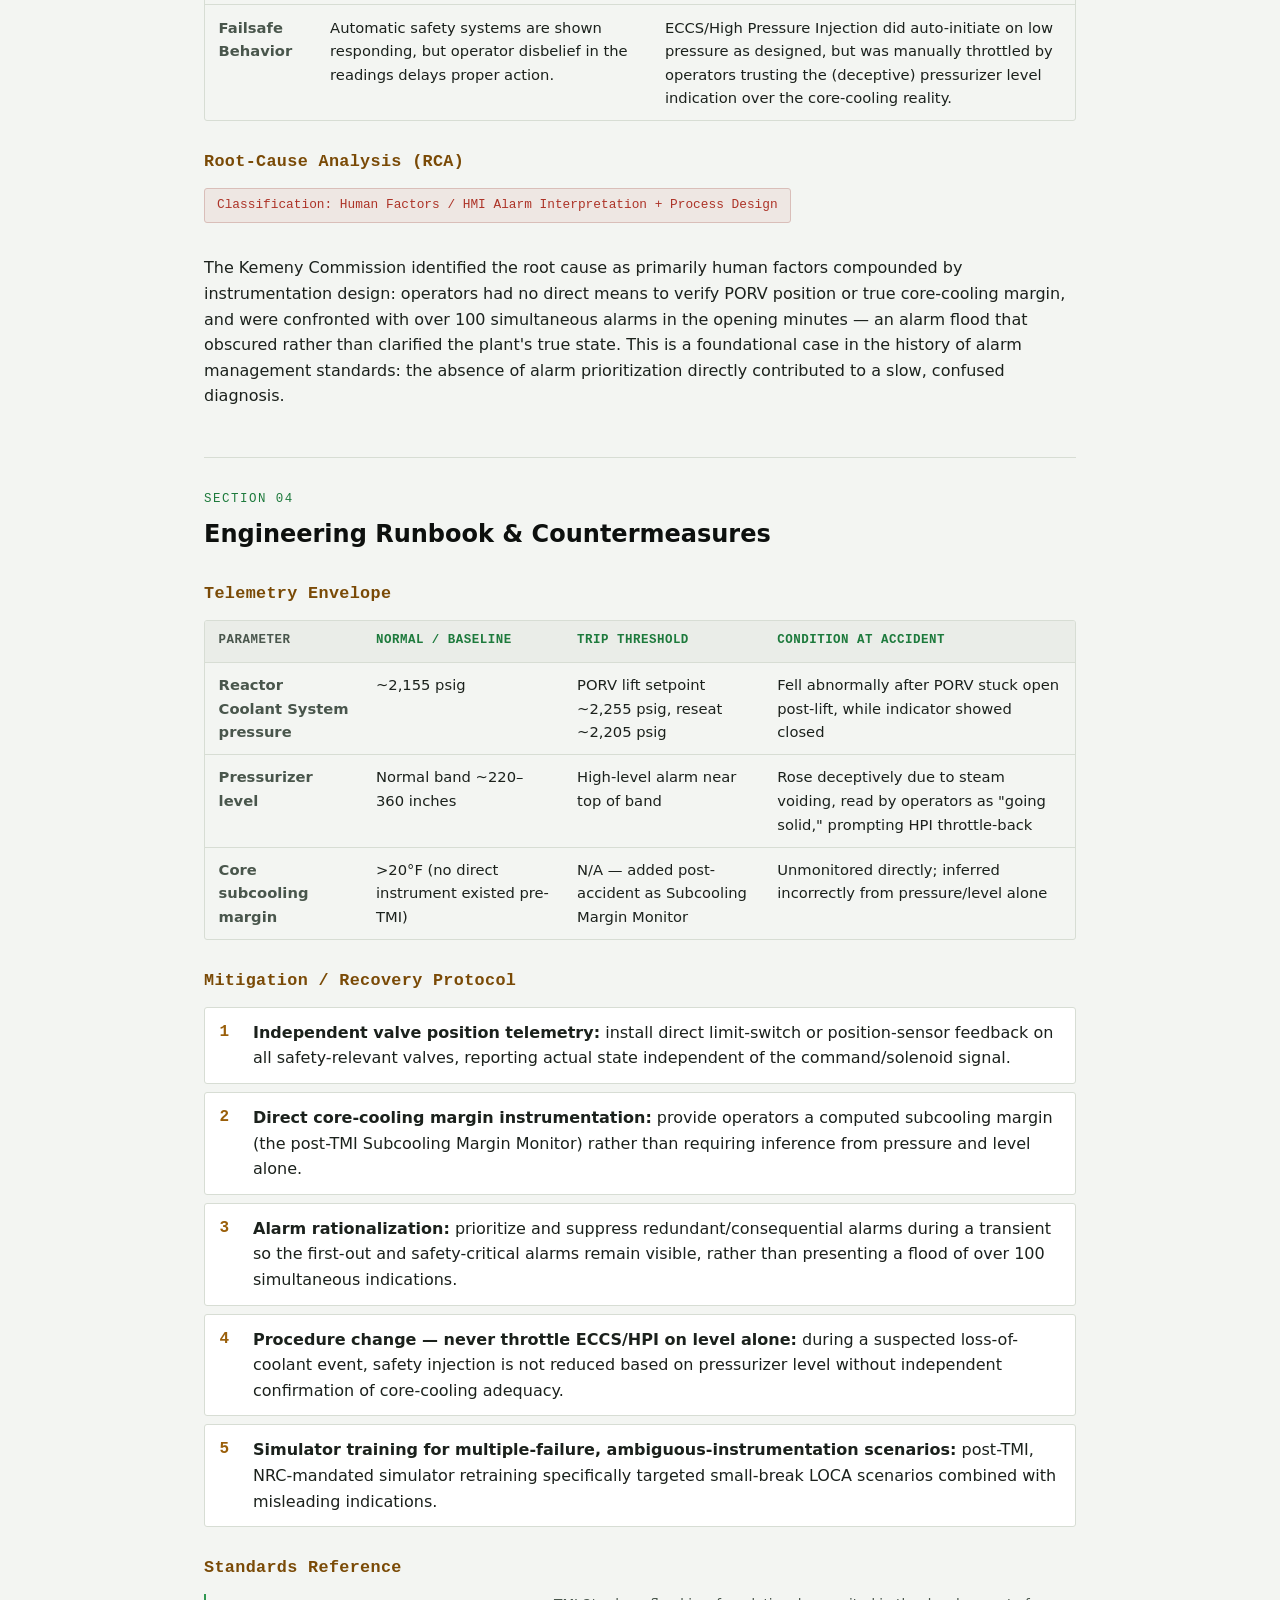
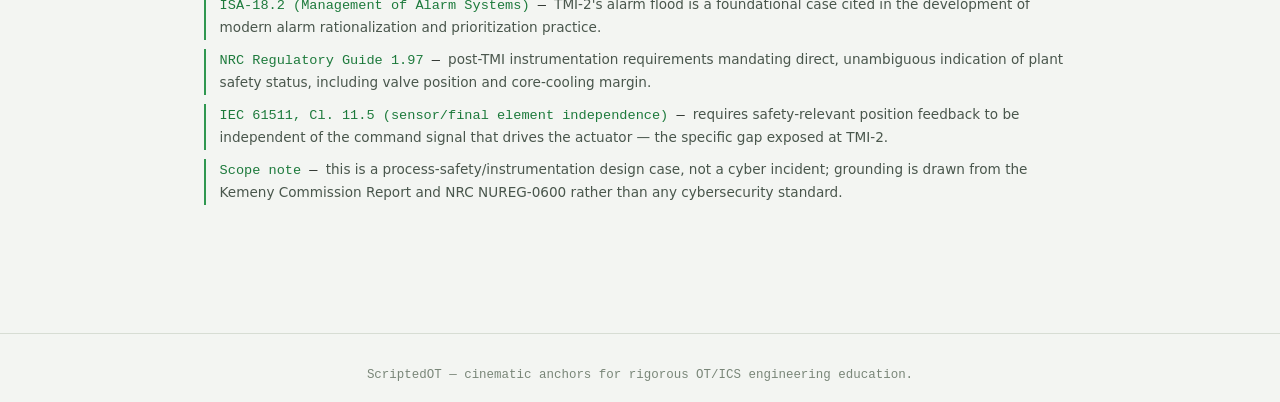
<file: modules/02-china-syndrome.html>
<!doctype html>
<html lang="en">
<head>
<meta charset="utf-8">
<meta name="viewport" content="width=device-width, initial-scale=1">
<title>Module 02 — The China Syndrome: Telemetry Divergence &amp; the Stuck PORV | ScriptedOT</title>
<meta name="description" content="The China Syndrome (1979) grounded in the Three Mile Island accident, NRC/Kemeny Commission findings, and ISA-18.2 alarm management.">
<script>(function(){try{var t=localStorage.getItem('scriptedot-theme');if(t==='dark'||t==='light'){document.documentElement.setAttribute('data-theme',t);}}catch(e){}})();</script>
<link rel="stylesheet" href="../assets/style.css">
</head>
<body>

<header class="site-header">
  <div class="wrap">
    <div class="brand">ScriptedOT <span>// cyber-physical training modules</span></div>
    <nav class="site-nav">
      <a href="../index.html">Index</a>
      <button id="theme-toggle" type="button">🌙 Dark</button>
    </nav>
  </div>
</header>

<main>

  <div class="hero">
    <h1>
      <span class="module-num">Module 02 / Nuclear Power Generation</span>
      The China Syndrome (1979)
    </h1>
    <p class="subtitle">Sensor feedback vs. actual physical state, and the confirmation bias that follows a false-good reading.</p>
  </div>

  <div class="meta-tags">
    <span class="tag domain">Domain: Nuclear Power Generation</span>
    <span class="tag focus">Focus: Telemetry Divergence &amp; Alarm Interpretation</span>
  </div>

  <div class="status-strip">
    <span><span class="dot">●</span> SOURCE: The China Syndrome (Columbia Pictures, 1979)</span>
    <span>REAL-WORLD CASE: Three Mile Island Unit 2, 1979-03-28</span>
    <span>RCA REF: Kemeny Commission Report (1979); NRC NUREG-0600</span>
  </div>

  <!-- SECTION 1 -->
  <section class="block">
    <div class="section-label">Section 01</div>
    <h2 class="section-title">The Script — Cinematic Anchor</h2>

    <h3 class="sub">Dialogue Extract</h3>
    <div class="quote-block">
      "The gauge says the core is covered." "Then why does everything in this room say we're losing it?"
      <span class="who">— paraphrased exchange from the control-room emergency sequence</span>
    </div>
    <div class="note">
      Note: dialogue is paraphrased rather than quoted verbatim, in line with copyright limits on reproducing scripted material. The scene: a shift supervisor and control room crew watch a level indicator suggest the reactor core is adequately covered with coolant, while other instruments and a physical vibration in the plant suggest the opposite. Comic strip below is an original educational parody of the scene beats — not frames from the film.
    </div>

    <h3 class="sub">Scene Visual — Comic Strip</h3>
    <div class="scene-visual">
      <figure class="comic-figure">
        <img class="comic-img" src="../assets/comics/02-china-syndrome.png" alt="Four-panel comic of stuck PORV and misleading instrumentation" width="1600" height="900" loading="lazy">
        <figcaption class="visual-caption">COMIC · Control-room emergency (original educational strip)</figcaption>
      </figure>
    </div>

    <h3 class="sub">Dramatis Personae → OT Mapping</h3>
    <ul class="mapping-list">
      <li><span class="fict">Jack Godell (Shift Supervisor)</span><span class="arrow">→</span><span class="real">Lead Control Room Engineer — the operator who trusts instrumentation until physical evidence forces him to question it</span></li>
      <li><span class="fict">Ted Spindler (Control Room Operator)</span><span class="arrow">→</span><span class="real">Reactor Operator / Board Operator — hands-on the control desk during the transient</span></li>
      <li><span class="fict">Kimberly Wells (TV Reporter)</span><span class="arrow">→</span><span class="real">External Observer / Public Communications — analogous to the NRC and press interface during a real event</span></li>
      <li><span class="fict">Plant Management</span><span class="arrow">→</span><span class="real">Site Operations Management — balancing production continuity against an ambiguous safety indication</span></li>
    </ul>

    <h3 class="sub">Diegetic Failure Mode</h3>
    <p>A turbine trip cascades into a cooling-water transient. A relief valve sticks open, draining reactor coolant, but the control room's indicator shows the valve as closed because it reads the solenoid <em>command</em> signal rather than the valve's actual physical position. Operators, trusting a level gauge that is itself misleading under the developing conditions, believe the core is adequately covered. A vibration felt through the plant structure — physical evidence outside the instrumentation chain — is what ultimately forces the crew to question the indicated state.</p>
  </section>

  <!-- SECTION 2 -->
  <section class="block">
    <div class="section-label">Section 02</div>
    <h2 class="section-title">Theoretical ICS Architecture</h2>

    <h3 class="sub">Purdue Model Impact</h3>

    <div class="purdue-level">
      <span class="lvl-tag">Level 0 — Field Devices</span>
      Pilot-Operated Relief Valve (PORV) on the pressurizer, reactor coolant pumps, steam generators, pressurizer level and pressure transmitters, PORV solenoid actuator.
    </div>
    <div class="purdue-level">
      <span class="lvl-tag">Level 1 — Basic Control</span>
      Pressurizer pressure/level control loop (automatic PORV open/close command on high-pressure setpoint), Engineered Safety Features Actuation System (ESFAS) — hardwired trip and Emergency Core Cooling System (ECCS) initiation logic.
    </div>
    <div class="purdue-level">
      <span class="lvl-tag">Level 2 — Supervisory / HMI</span>
      Control room annunciator panel and analog indicator lights — critically, the PORV "open/closed" indicator light reflects the command sent to the solenoid, not an independent position sensor on the valve itself.
    </div>
    <div class="purdue-level">
      <span class="lvl-tag">Level 3 — Site Operations</span>
      Plant shift scheduling and operations management; post-event, utility and NRC coordination on emergency classification and public notification.
    </div>

    <h3 class="sub">Protocols &amp; Control Logic</h3>
    <p>Pre-digital analog/hardwired control, predating fieldbus and networked SCADA. The control concepts that matter here transfer directly to modern OT:</p>
    <ul>
      <li><strong>Command-state vs. true-state feedback:</strong> the PORV indicator reflected an actuation command, not a verified physical position — the same class of gap that appears in modern Modbus/DNP3 systems when a coil's read-back register mirrors the last write rather than an independent limit-switch or position sensor.</li>
      <li><strong>ECCS/High-Pressure Injection as a SIS-equivalent function:</strong> automatically initiated on low pressure, later manually throttled back by operators who misread rising pressurizer level (actually caused by steam voiding, not excess coolant) as an overfill risk.</li>
      <li><strong>Missing independent instrumentation:</strong> no direct core-cooling margin indication existed; operators had to infer core state from pressure and level readings that were themselves ambiguous during the transient.</li>
    </ul>
  </section>

  <!-- SECTION 3 -->
  <section class="block">
    <div class="section-label">Section 03</div>
    <h2 class="section-title">The Plant — Empirical Grounding</h2>

    <h3 class="sub">Plant Visual — Comic Strip</h3>
    <div class="scene-visual">
      <figure class="comic-figure">
        <img class="comic-img" src="../assets/comics/s3-02-china-syndrome.png" alt="Four-panel comic of Three Mile Island PORV and alarm flood" width="1600" height="900" loading="lazy">
        <figcaption class="visual-caption">COMIC · The Plant — TMI-2 / Kemeny: stuck PORV + alarm flood (original educational strip)</figcaption>
      </figure>
    </div>


    <h3 class="sub">Real-World Incident Precedent</h3>
    <p>The China Syndrome was released 12 days before the Three Mile Island Unit 2 (TMI-2) accident of March 28, 1979 — a coincidence widely noted at the time for its near-exact structural match. At TMI-2, a PORV on the pressurizer stuck open following a turbine trip; the control room indicator showed the valve closed because it displayed the solenoid command state, not actual valve position. Operators, observing a rising (not falling) pressurizer level — caused by coolant flashing to steam as inventory was lost — throttled back High Pressure Injection, worsening the loss of coolant. The result was a partial core meltdown, documented in the Kemeny Commission Report and NRC's NUREG-0600.</p>

    <h3 class="sub">Cinematic vs. Reality Matrix</h3>
    <div class="table-scroll">
    <table>
      <thead>
        <tr><th>Dimension</th><th>Media Depiction (The Script)</th><th>Industrial Reality (The Plant)</th></tr>
      </thead>
      <tbody>
        <tr>
          <td>Failure Vector</td>
          <td>A stuck relief valve and a falsely reassuring gauge combine to nearly cause a meltdown, averted by a vigilant supervisor.</td>
          <td>Near-identical mechanism at TMI-2: a stuck-open PORV with a command-state (not position) indicator, compounded by operators throttling ECCS based on a misread pressurizer level.</td>
        </tr>
        <tr>
          <td>Time to Impact</td>
          <td>Film compresses the crisis into a tight, real-time thriller sequence of roughly an hour or two.</td>
          <td>TMI-2 unfolded over approximately 16 hours from initial trip to core-damage stabilization; operators took about 2 hours 20 minutes to recognize the loss-of-coolant condition.</td>
        </tr>
        <tr>
          <td>Operator Visibility</td>
          <td>Operators trust the gauge until a physical cue (vibration) contradicts it.</td>
          <td>Matches reality closely: no direct PORV position sensor existed, and pressurizer level readings were actively misleading — a documented instrumentation design gap, not an operator competency failure.</td>
        </tr>
        <tr>
          <td>Failsafe Behavior</td>
          <td>Automatic safety systems are shown responding, but operator disbelief in the readings delays proper action.</td>
          <td>ECCS/High Pressure Injection did auto-initiate on low pressure as designed, but was manually throttled by operators trusting the (deceptive) pressurizer level indication over the core-cooling reality.</td>
        </tr>
      </tbody>
    </table>
    </div>

    <h3 class="sub">Root-Cause Analysis (RCA)</h3>
    <span class="rca-tag">Classification: Human Factors / HMI Alarm Interpretation + Process Design</span>
    <p>The Kemeny Commission identified the root cause as primarily human factors compounded by instrumentation design: operators had no direct means to verify PORV position or true core-cooling margin, and were confronted with over 100 simultaneous alarms in the opening minutes — an alarm flood that obscured rather than clarified the plant's true state. This is a foundational case in the history of alarm management standards: the absence of alarm prioritization directly contributed to a slow, confused diagnosis.</p>
  </section>

  <!-- SECTION 4 -->
  <section class="block">
    <div class="section-label">Section 04</div>
    <h2 class="section-title">Engineering Runbook &amp; Countermeasures</h2>

    <h3 class="sub">Telemetry Envelope</h3>
    <div class="table-scroll">
    <table>
      <thead>
        <tr><th>Parameter</th><th>Normal / Baseline</th><th>Trip Threshold</th><th>Condition at Accident</th></tr>
      </thead>
      <tbody>
        <tr><td>Reactor Coolant System pressure</td><td>~2,155 psig</td><td>PORV lift setpoint ~2,255 psig, reseat ~2,205 psig</td><td>Fell abnormally after PORV stuck open post-lift, while indicator showed closed</td></tr>
        <tr><td>Pressurizer level</td><td>Normal band ~220–360 inches</td><td>High-level alarm near top of band</td><td>Rose deceptively due to steam voiding, read by operators as "going solid," prompting HPI throttle-back</td></tr>
        <tr><td>Core subcooling margin</td><td>&gt;20°F (no direct instrument existed pre-TMI)</td><td>N/A — added post-accident as Subcooling Margin Monitor</td><td>Unmonitored directly; inferred incorrectly from pressure/level alone</td></tr>
      </tbody>
    </table>
    </div>

    <h3 class="sub">Mitigation / Recovery Protocol</h3>
    <ol class="runbook">
      <li><strong>Independent valve position telemetry:</strong> install direct limit-switch or position-sensor feedback on all safety-relevant valves, reporting actual state independent of the command/solenoid signal.</li>
      <li><strong>Direct core-cooling margin instrumentation:</strong> provide operators a computed subcooling margin (the post-TMI Subcooling Margin Monitor) rather than requiring inference from pressure and level alone.</li>
      <li><strong>Alarm rationalization:</strong> prioritize and suppress redundant/consequential alarms during a transient so the first-out and safety-critical alarms remain visible, rather than presenting a flood of over 100 simultaneous indications.</li>
      <li><strong>Procedure change — never throttle ECCS/HPI on level alone:</strong> during a suspected loss-of-coolant event, safety injection is not reduced based on pressurizer level without independent confirmation of core-cooling adequacy.</li>
      <li><strong>Simulator training for multiple-failure, ambiguous-instrumentation scenarios:</strong> post-TMI, NRC-mandated simulator retraining specifically targeted small-break LOCA scenarios combined with misleading indications.</li>
    </ol>

    <h3 class="sub">Standards Reference</h3>
    <div class="std-refs">
      <div class="std-ref"><span class="clause">ISA-18.2 (Management of Alarm Systems)</span> — <span class="desc">TMI-2's alarm flood is a foundational case cited in the development of modern alarm rationalization and prioritization practice.</span></div>
      <div class="std-ref"><span class="clause">NRC Regulatory Guide 1.97</span> — <span class="desc">post-TMI instrumentation requirements mandating direct, unambiguous indication of plant safety status, including valve position and core-cooling margin.</span></div>
      <div class="std-ref"><span class="clause">IEC 61511, Cl. 11.5 (sensor/final element independence)</span> — <span class="desc">requires safety-relevant position feedback to be independent of the command signal that drives the actuator — the specific gap exposed at TMI-2.</span></div>
      <div class="std-ref"><span class="clause">Scope note</span> — <span class="desc">this is a process-safety/instrumentation design case, not a cyber incident; grounding is drawn from the Kemeny Commission Report and NRC NUREG-0600 rather than any cybersecurity standard.</span></div>
    </div>
  </section>

</main>

<footer class="site-footer">
  ScriptedOT — cinematic anchors for rigorous OT/ICS engineering education.
</footer>

<script src="../assets/theme.js" defer></script>
</body>
</html>
</file>
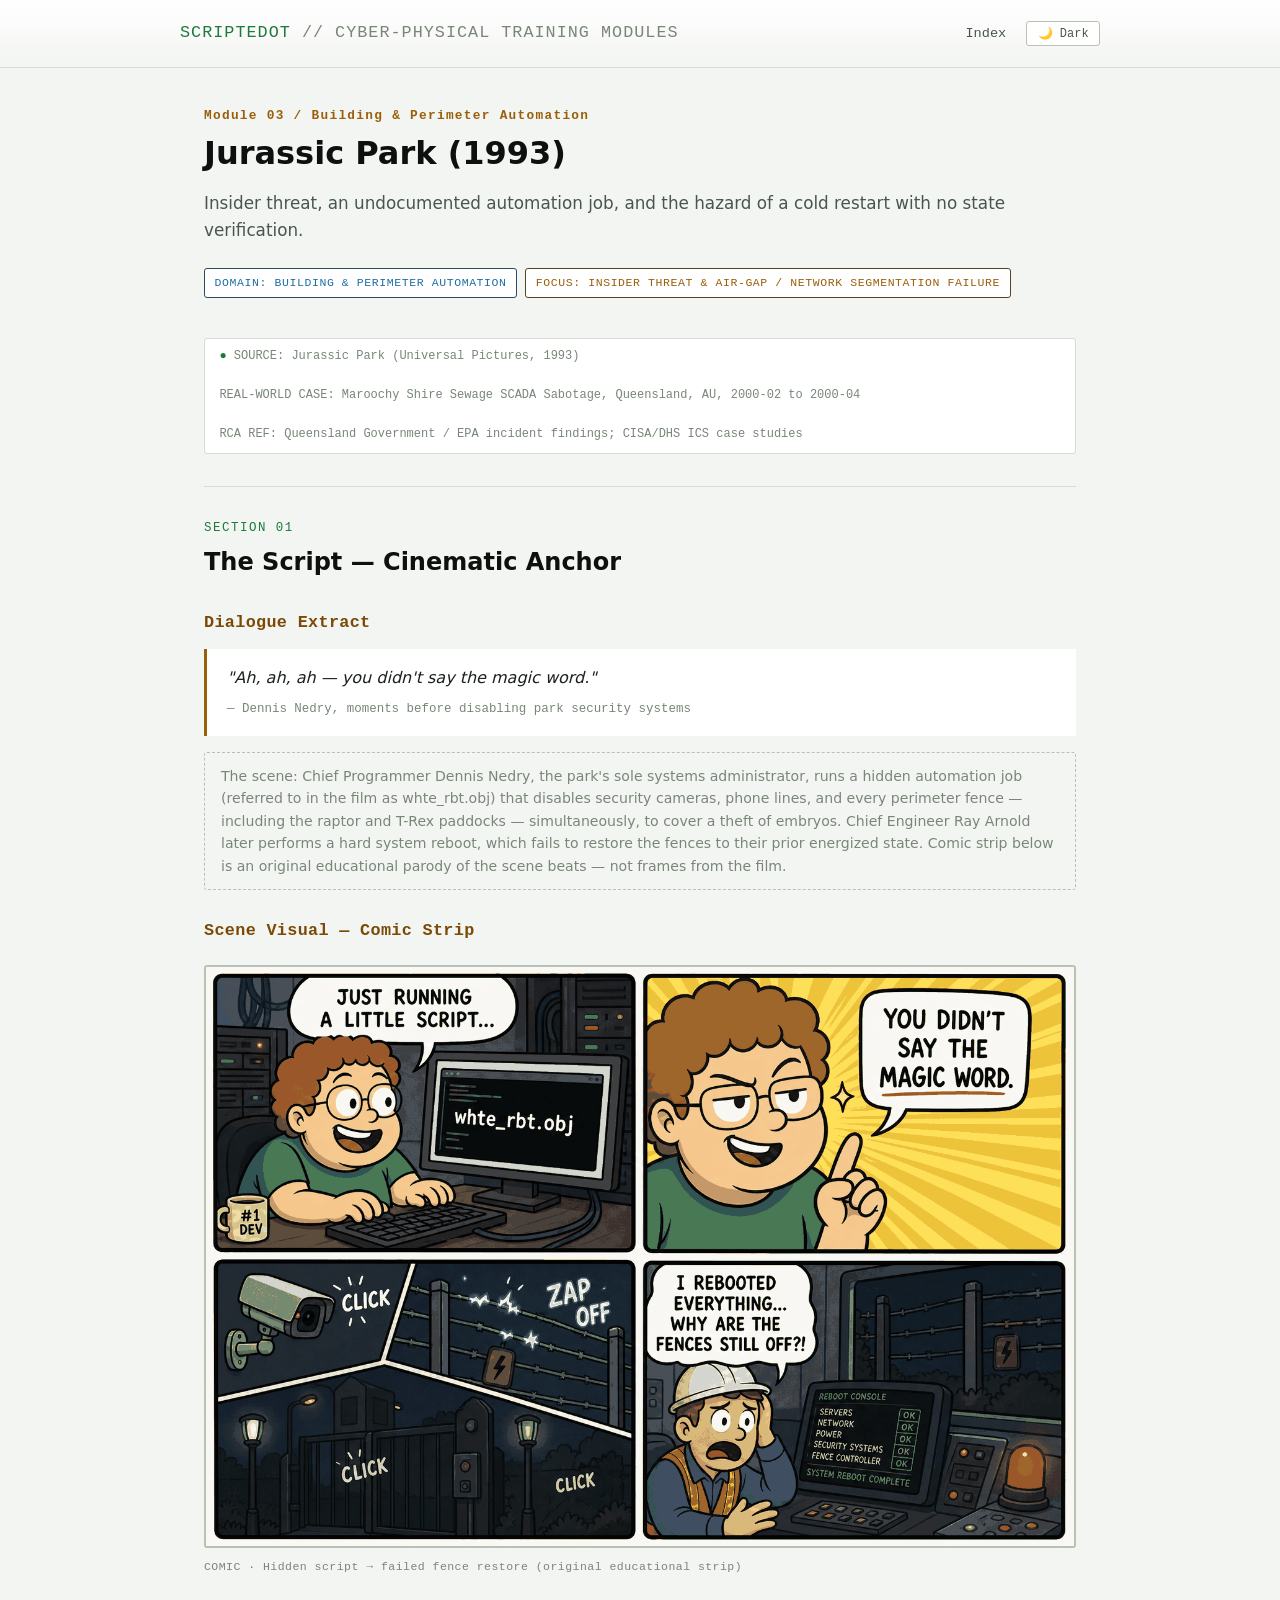
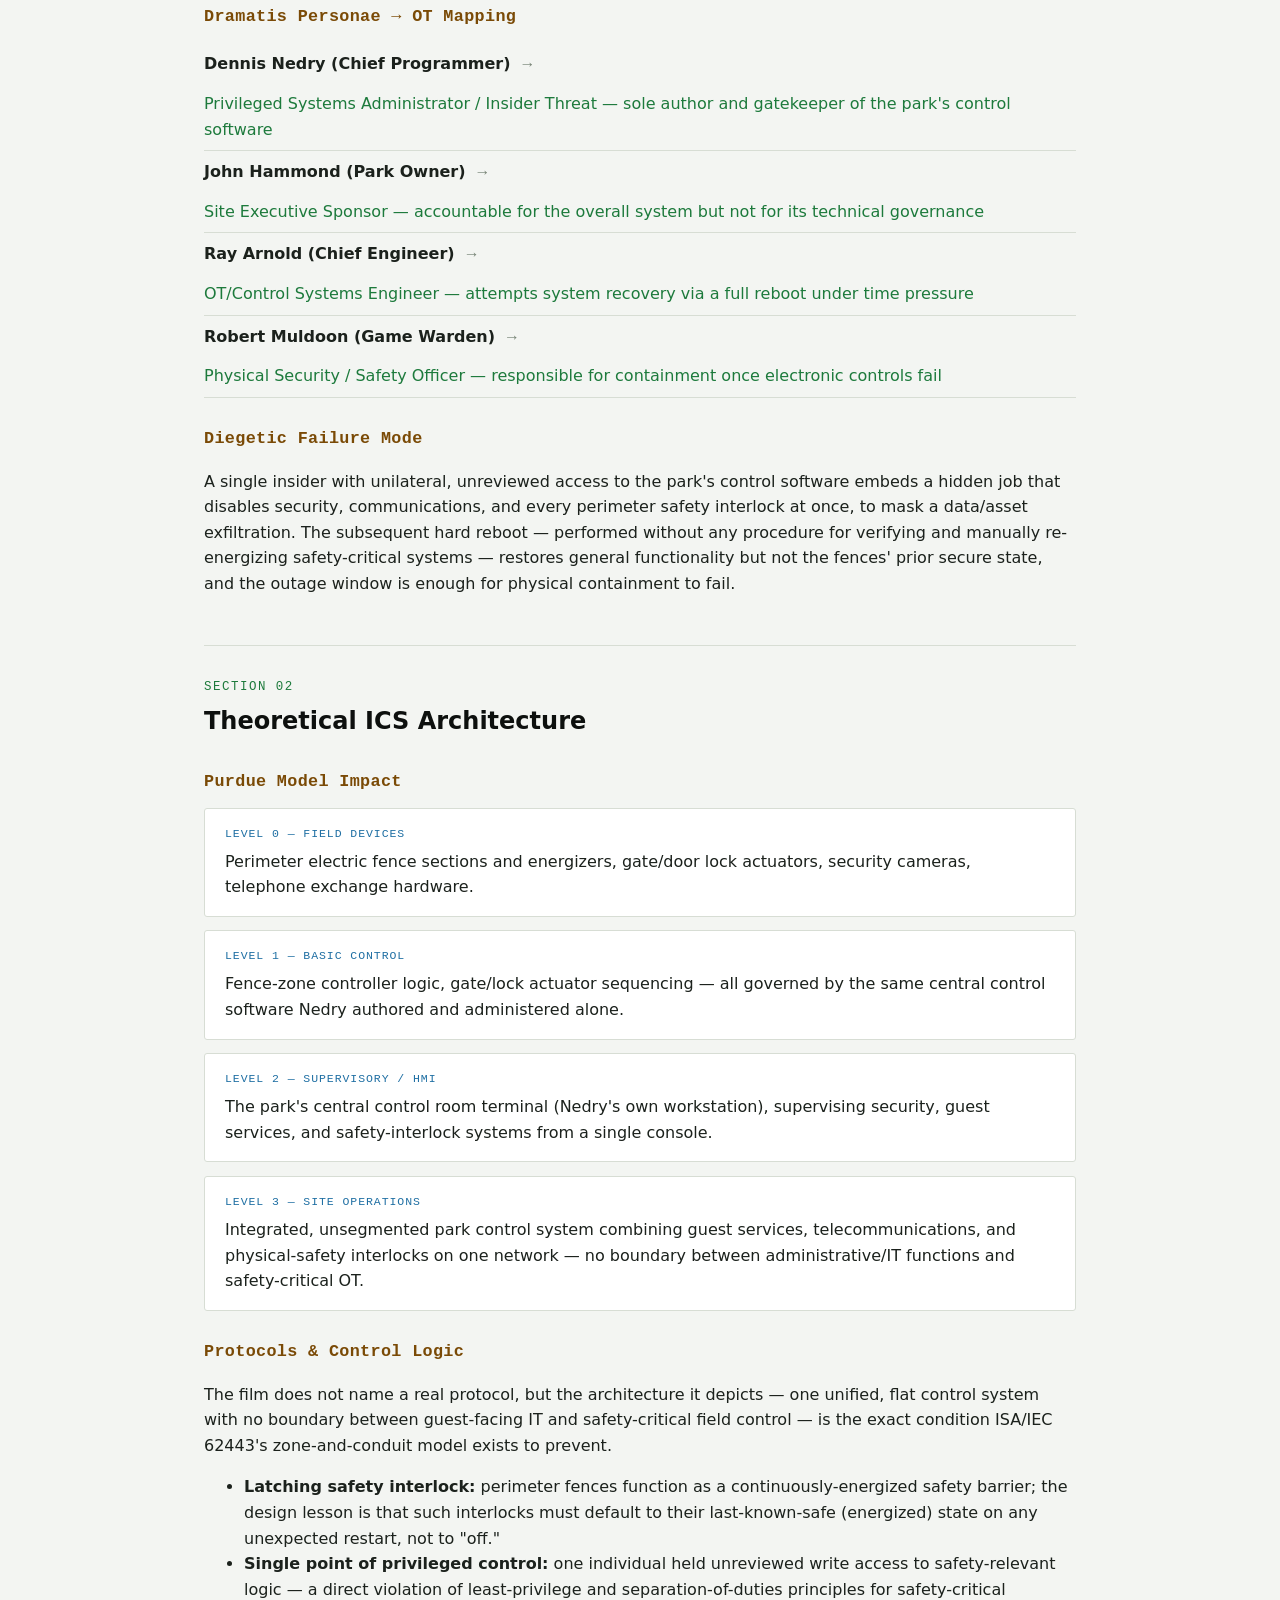
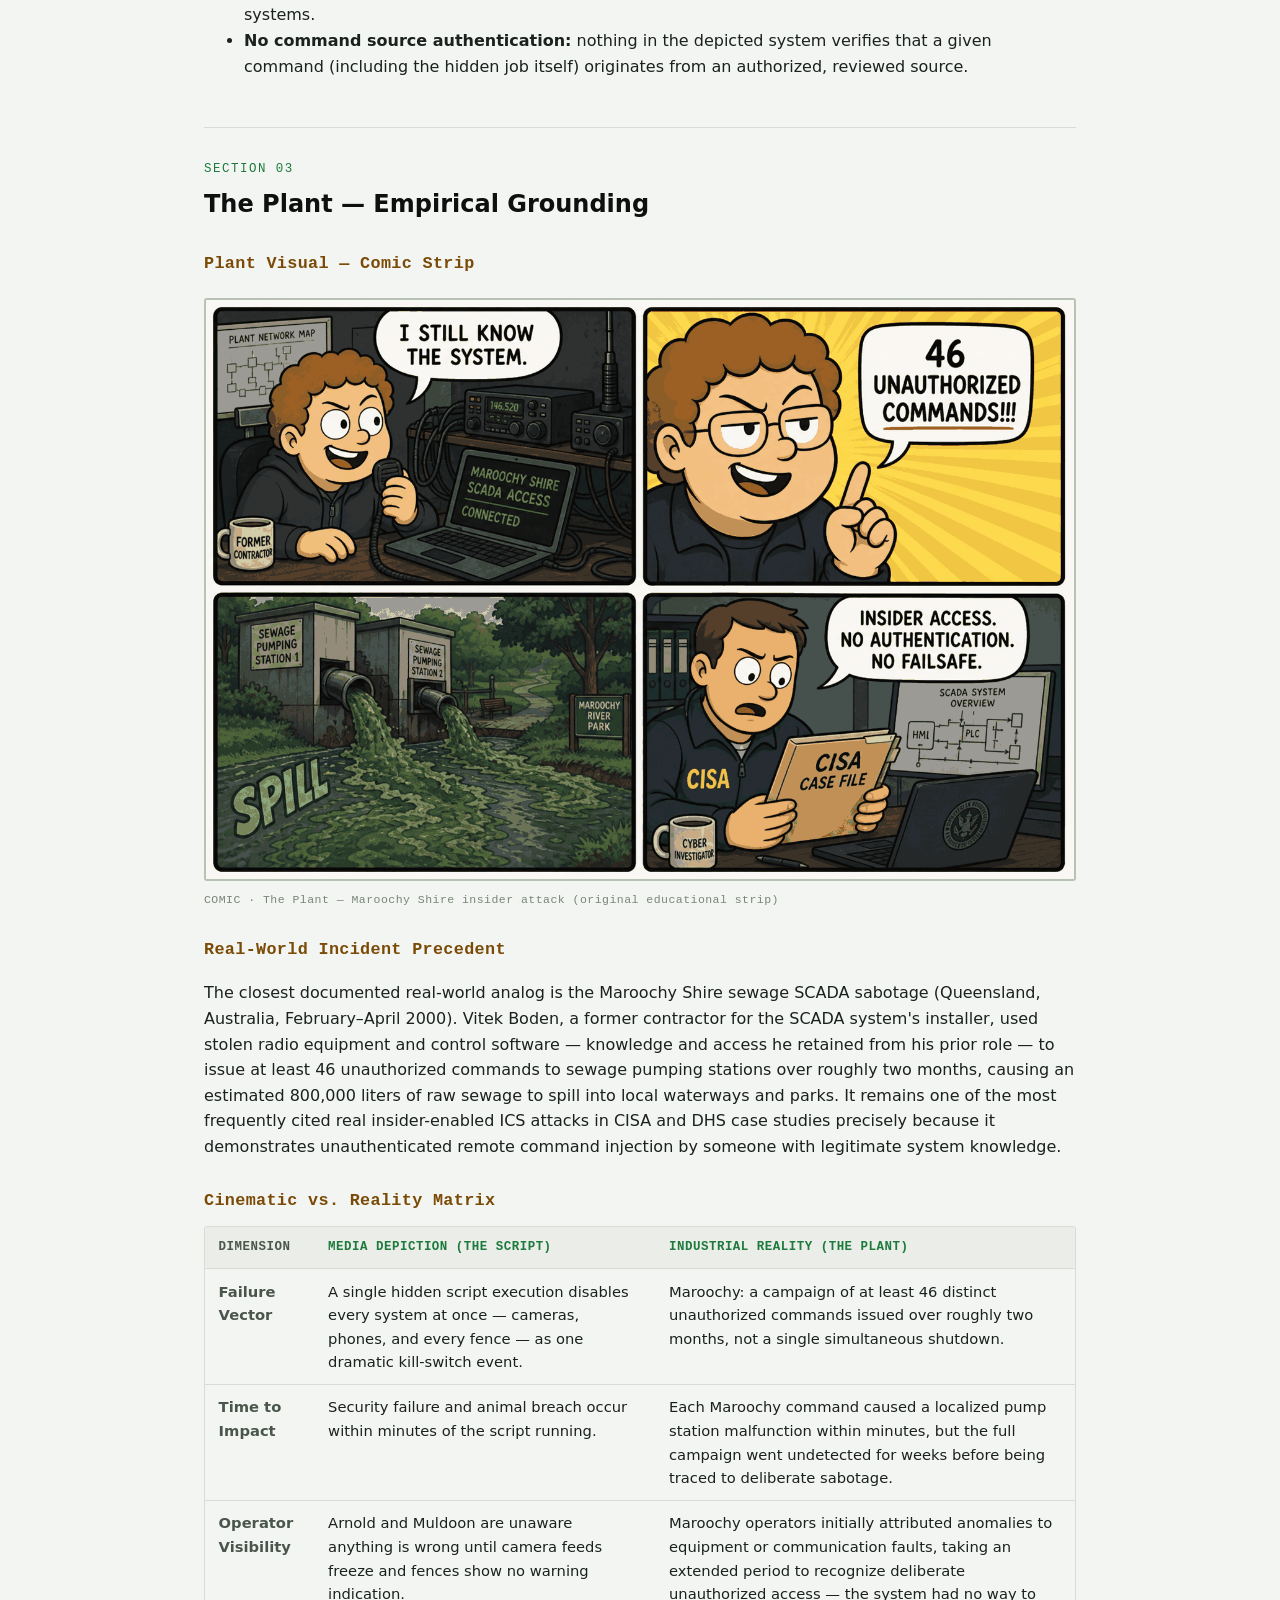
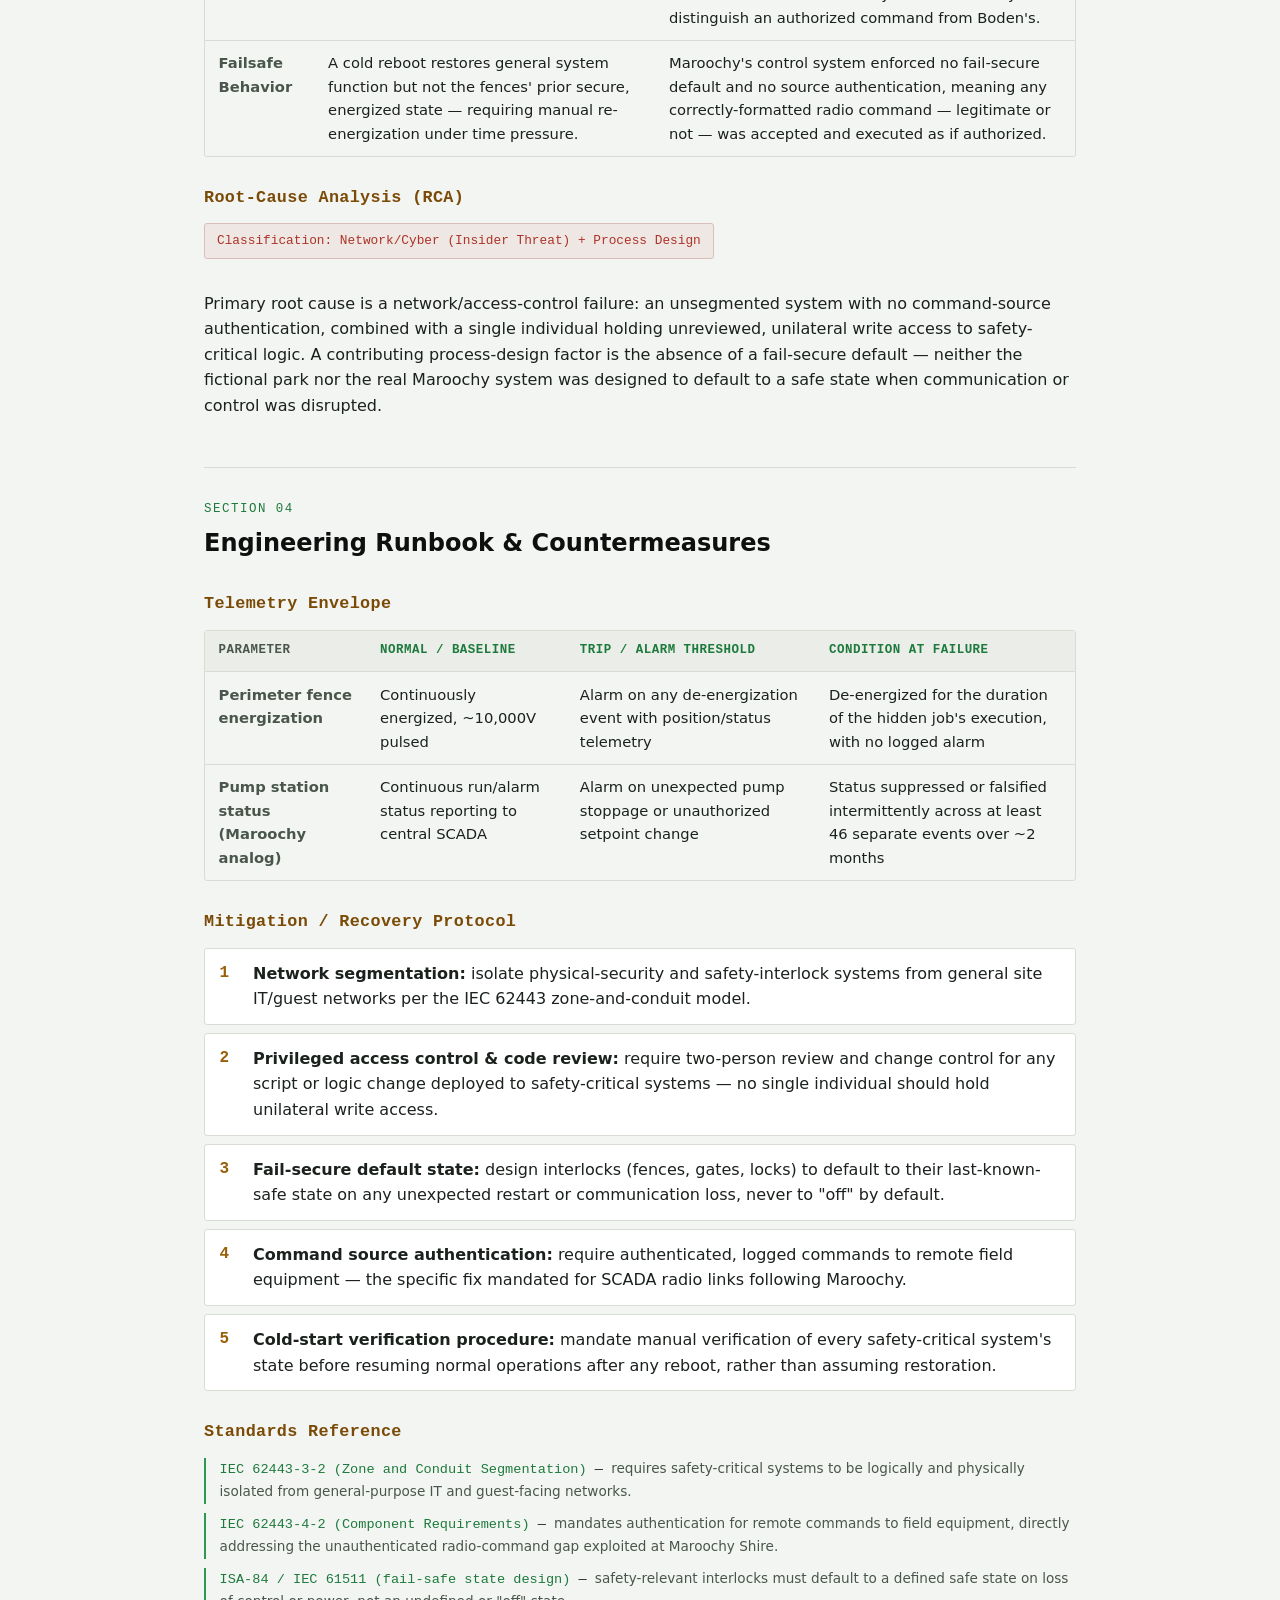
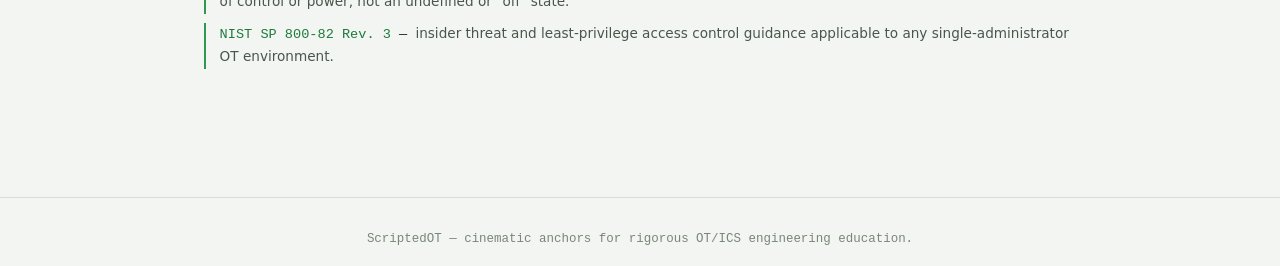
<file: modules/03-jurassic-park.html>
<!doctype html>
<html lang="en">
<head>
<meta charset="utf-8">
<meta name="viewport" content="width=device-width, initial-scale=1">
<title>Module 03 — Jurassic Park: Insider Threat &amp; Cold-Start Failure | ScriptedOT</title>
<meta name="description" content="Jurassic Park (1993) grounded in the Maroochy Shire SCADA sabotage, IEC 62443 zone/conduit segmentation, and fail-secure interlock design.">
<script>(function(){try{var t=localStorage.getItem('scriptedot-theme');if(t==='dark'||t==='light'){document.documentElement.setAttribute('data-theme',t);}}catch(e){}})();</script>
<link rel="stylesheet" href="../assets/style.css">
</head>
<body>

<header class="site-header">
  <div class="wrap">
    <div class="brand">ScriptedOT <span>// cyber-physical training modules</span></div>
    <nav class="site-nav">
      <a href="../index.html">Index</a>
      <button id="theme-toggle" type="button">🌙 Dark</button>
    </nav>
  </div>
</header>

<main>

  <div class="hero">
    <h1>
      <span class="module-num">Module 03 / Building &amp; Perimeter Automation</span>
      Jurassic Park (1993)
    </h1>
    <p class="subtitle">Insider threat, an undocumented automation job, and the hazard of a cold restart with no state verification.</p>
  </div>

  <div class="meta-tags">
    <span class="tag domain">Domain: Building &amp; Perimeter Automation</span>
    <span class="tag focus">Focus: Insider Threat &amp; Air-Gap / Network Segmentation Failure</span>
  </div>

  <div class="status-strip">
    <span><span class="dot">●</span> SOURCE: Jurassic Park (Universal Pictures, 1993)</span>
    <span>REAL-WORLD CASE: Maroochy Shire Sewage SCADA Sabotage, Queensland, AU, 2000-02 to 2000-04</span>
    <span>RCA REF: Queensland Government / EPA incident findings; CISA/DHS ICS case studies</span>
  </div>

  <!-- SECTION 1 -->
  <section class="block">
    <div class="section-label">Section 01</div>
    <h2 class="section-title">The Script — Cinematic Anchor</h2>

    <h3 class="sub">Dialogue Extract</h3>
    <div class="quote-block">
      "Ah, ah, ah — you didn't say the magic word."
      <span class="who">— Dennis Nedry, moments before disabling park security systems</span>
    </div>
    <div class="note">
      The scene: Chief Programmer Dennis Nedry, the park's sole systems administrator, runs a hidden automation job (referred to in the film as whte_rbt.obj) that disables security cameras, phone lines, and every perimeter fence — including the raptor and T-Rex paddocks — simultaneously, to cover a theft of embryos. Chief Engineer Ray Arnold later performs a hard system reboot, which fails to restore the fences to their prior energized state. Comic strip below is an original educational parody of the scene beats — not frames from the film.
    </div>

    <h3 class="sub">Scene Visual — Comic Strip</h3>
    <div class="scene-visual">
      <figure class="comic-figure">
        <img class="comic-img" src="../assets/comics/03-jurassic-park.png" alt="Four-panel comic of insider backdoor and failed cold start" width="1600" height="900" loading="lazy">
        <figcaption class="visual-caption">COMIC · Hidden script → failed fence restore (original educational strip)</figcaption>
      </figure>
    </div>

    <h3 class="sub">Dramatis Personae → OT Mapping</h3>
    <ul class="mapping-list">
      <li><span class="fict">Dennis Nedry (Chief Programmer)</span><span class="arrow">→</span><span class="real">Privileged Systems Administrator / Insider Threat — sole author and gatekeeper of the park's control software</span></li>
      <li><span class="fict">John Hammond (Park Owner)</span><span class="arrow">→</span><span class="real">Site Executive Sponsor — accountable for the overall system but not for its technical governance</span></li>
      <li><span class="fict">Ray Arnold (Chief Engineer)</span><span class="arrow">→</span><span class="real">OT/Control Systems Engineer — attempts system recovery via a full reboot under time pressure</span></li>
      <li><span class="fict">Robert Muldoon (Game Warden)</span><span class="arrow">→</span><span class="real">Physical Security / Safety Officer — responsible for containment once electronic controls fail</span></li>
    </ul>

    <h3 class="sub">Diegetic Failure Mode</h3>
    <p>A single insider with unilateral, unreviewed access to the park's control software embeds a hidden job that disables security, communications, and every perimeter safety interlock at once, to mask a data/asset exfiltration. The subsequent hard reboot — performed without any procedure for verifying and manually re-energizing safety-critical systems — restores general functionality but not the fences' prior secure state, and the outage window is enough for physical containment to fail.</p>
  </section>

  <!-- SECTION 2 -->
  <section class="block">
    <div class="section-label">Section 02</div>
    <h2 class="section-title">Theoretical ICS Architecture</h2>

    <h3 class="sub">Purdue Model Impact</h3>

    <div class="purdue-level">
      <span class="lvl-tag">Level 0 — Field Devices</span>
      Perimeter electric fence sections and energizers, gate/door lock actuators, security cameras, telephone exchange hardware.
    </div>
    <div class="purdue-level">
      <span class="lvl-tag">Level 1 — Basic Control</span>
      Fence-zone controller logic, gate/lock actuator sequencing — all governed by the same central control software Nedry authored and administered alone.
    </div>
    <div class="purdue-level">
      <span class="lvl-tag">Level 2 — Supervisory / HMI</span>
      The park's central control room terminal (Nedry's own workstation), supervising security, guest services, and safety-interlock systems from a single console.
    </div>
    <div class="purdue-level">
      <span class="lvl-tag">Level 3 — Site Operations</span>
      Integrated, unsegmented park control system combining guest services, telecommunications, and physical-safety interlocks on one network — no boundary between administrative/IT functions and safety-critical OT.
    </div>

    <h3 class="sub">Protocols &amp; Control Logic</h3>
    <p>The film does not name a real protocol, but the architecture it depicts — one unified, flat control system with no boundary between guest-facing IT and safety-critical field control — is the exact condition ISA/IEC 62443's zone-and-conduit model exists to prevent.</p>
    <ul>
      <li><strong>Latching safety interlock:</strong> perimeter fences function as a continuously-energized safety barrier; the design lesson is that such interlocks must default to their last-known-safe (energized) state on any unexpected restart, not to "off."</li>
      <li><strong>Single point of privileged control:</strong> one individual held unreviewed write access to safety-relevant logic — a direct violation of least-privilege and separation-of-duties principles for safety-critical systems.</li>
      <li><strong>No command source authentication:</strong> nothing in the depicted system verifies that a given command (including the hidden job itself) originates from an authorized, reviewed source.</li>
    </ul>
  </section>

  <!-- SECTION 3 -->
  <section class="block">
    <div class="section-label">Section 03</div>
    <h2 class="section-title">The Plant — Empirical Grounding</h2>

    <h3 class="sub">Plant Visual — Comic Strip</h3>
    <div class="scene-visual">
      <figure class="comic-figure">
        <img class="comic-img" src="../assets/comics/s3-03-jurassic-park.png" alt="Four-panel comic of Maroochy Shire insider SCADA sabotage" width="1600" height="900" loading="lazy">
        <figcaption class="visual-caption">COMIC · The Plant — Maroochy Shire insider attack (original educational strip)</figcaption>
      </figure>
    </div>


    <h3 class="sub">Real-World Incident Precedent</h3>
    <p>The closest documented real-world analog is the Maroochy Shire sewage SCADA sabotage (Queensland, Australia, February–April 2000). Vitek Boden, a former contractor for the SCADA system's installer, used stolen radio equipment and control software — knowledge and access he retained from his prior role — to issue at least 46 unauthorized commands to sewage pumping stations over roughly two months, causing an estimated 800,000 liters of raw sewage to spill into local waterways and parks. It remains one of the most frequently cited real insider-enabled ICS attacks in CISA and DHS case studies precisely because it demonstrates unauthenticated remote command injection by someone with legitimate system knowledge.</p>

    <h3 class="sub">Cinematic vs. Reality Matrix</h3>
    <div class="table-scroll">
    <table>
      <thead>
        <tr><th>Dimension</th><th>Media Depiction (The Script)</th><th>Industrial Reality (The Plant)</th></tr>
      </thead>
      <tbody>
        <tr>
          <td>Failure Vector</td>
          <td>A single hidden script execution disables every system at once — cameras, phones, and every fence — as one dramatic kill-switch event.</td>
          <td>Maroochy: a campaign of at least 46 distinct unauthorized commands issued over roughly two months, not a single simultaneous shutdown.</td>
        </tr>
        <tr>
          <td>Time to Impact</td>
          <td>Security failure and animal breach occur within minutes of the script running.</td>
          <td>Each Maroochy command caused a localized pump station malfunction within minutes, but the full campaign went undetected for weeks before being traced to deliberate sabotage.</td>
        </tr>
        <tr>
          <td>Operator Visibility</td>
          <td>Arnold and Muldoon are unaware anything is wrong until camera feeds freeze and fences show no warning indication.</td>
          <td>Maroochy operators initially attributed anomalies to equipment or communication faults, taking an extended period to recognize deliberate unauthorized access — the system had no way to distinguish an authorized command from Boden's.</td>
        </tr>
        <tr>
          <td>Failsafe Behavior</td>
          <td>A cold reboot restores general system function but not the fences' prior secure, energized state — requiring manual re-energization under time pressure.</td>
          <td>Maroochy's control system enforced no fail-secure default and no source authentication, meaning any correctly-formatted radio command — legitimate or not — was accepted and executed as if authorized.</td>
        </tr>
      </tbody>
    </table>
    </div>

    <h3 class="sub">Root-Cause Analysis (RCA)</h3>
    <span class="rca-tag">Classification: Network/Cyber (Insider Threat) + Process Design</span>
    <p>Primary root cause is a network/access-control failure: an unsegmented system with no command-source authentication, combined with a single individual holding unreviewed, unilateral write access to safety-critical logic. A contributing process-design factor is the absence of a fail-secure default — neither the fictional park nor the real Maroochy system was designed to default to a safe state when communication or control was disrupted.</p>
  </section>

  <!-- SECTION 4 -->
  <section class="block">
    <div class="section-label">Section 04</div>
    <h2 class="section-title">Engineering Runbook &amp; Countermeasures</h2>

    <h3 class="sub">Telemetry Envelope</h3>
    <div class="table-scroll">
    <table>
      <thead>
        <tr><th>Parameter</th><th>Normal / Baseline</th><th>Trip / Alarm Threshold</th><th>Condition at Failure</th></tr>
      </thead>
      <tbody>
        <tr><td>Perimeter fence energization</td><td>Continuously energized, ~10,000V pulsed</td><td>Alarm on any de-energization event with position/status telemetry</td><td>De-energized for the duration of the hidden job's execution, with no logged alarm</td></tr>
        <tr><td>Pump station status (Maroochy analog)</td><td>Continuous run/alarm status reporting to central SCADA</td><td>Alarm on unexpected pump stoppage or unauthorized setpoint change</td><td>Status suppressed or falsified intermittently across at least 46 separate events over ~2 months</td></tr>
      </tbody>
    </table>
    </div>

    <h3 class="sub">Mitigation / Recovery Protocol</h3>
    <ol class="runbook">
      <li><strong>Network segmentation:</strong> isolate physical-security and safety-interlock systems from general site IT/guest networks per the IEC 62443 zone-and-conduit model.</li>
      <li><strong>Privileged access control &amp; code review:</strong> require two-person review and change control for any script or logic change deployed to safety-critical systems — no single individual should hold unilateral write access.</li>
      <li><strong>Fail-secure default state:</strong> design interlocks (fences, gates, locks) to default to their last-known-safe state on any unexpected restart or communication loss, never to "off" by default.</li>
      <li><strong>Command source authentication:</strong> require authenticated, logged commands to remote field equipment — the specific fix mandated for SCADA radio links following Maroochy.</li>
      <li><strong>Cold-start verification procedure:</strong> mandate manual verification of every safety-critical system's state before resuming normal operations after any reboot, rather than assuming restoration.</li>
    </ol>

    <h3 class="sub">Standards Reference</h3>
    <div class="std-refs">
      <div class="std-ref"><span class="clause">IEC 62443-3-2 (Zone and Conduit Segmentation)</span> — <span class="desc">requires safety-critical systems to be logically and physically isolated from general-purpose IT and guest-facing networks.</span></div>
      <div class="std-ref"><span class="clause">IEC 62443-4-2 (Component Requirements)</span> — <span class="desc">mandates authentication for remote commands to field equipment, directly addressing the unauthenticated radio-command gap exploited at Maroochy Shire.</span></div>
      <div class="std-ref"><span class="clause">ISA-84 / IEC 61511 (fail-safe state design)</span> — <span class="desc">safety-relevant interlocks must default to a defined safe state on loss of control or power, not an undefined or "off" state.</span></div>
      <div class="std-ref"><span class="clause">NIST SP 800-82 Rev. 3</span> — <span class="desc">insider threat and least-privilege access control guidance applicable to any single-administrator OT environment.</span></div>
    </div>
  </section>

</main>

<footer class="site-footer">
  ScriptedOT — cinematic anchors for rigorous OT/ICS engineering education.
</footer>

<script src="../assets/theme.js" defer></script>
</body>
</html>
</file>
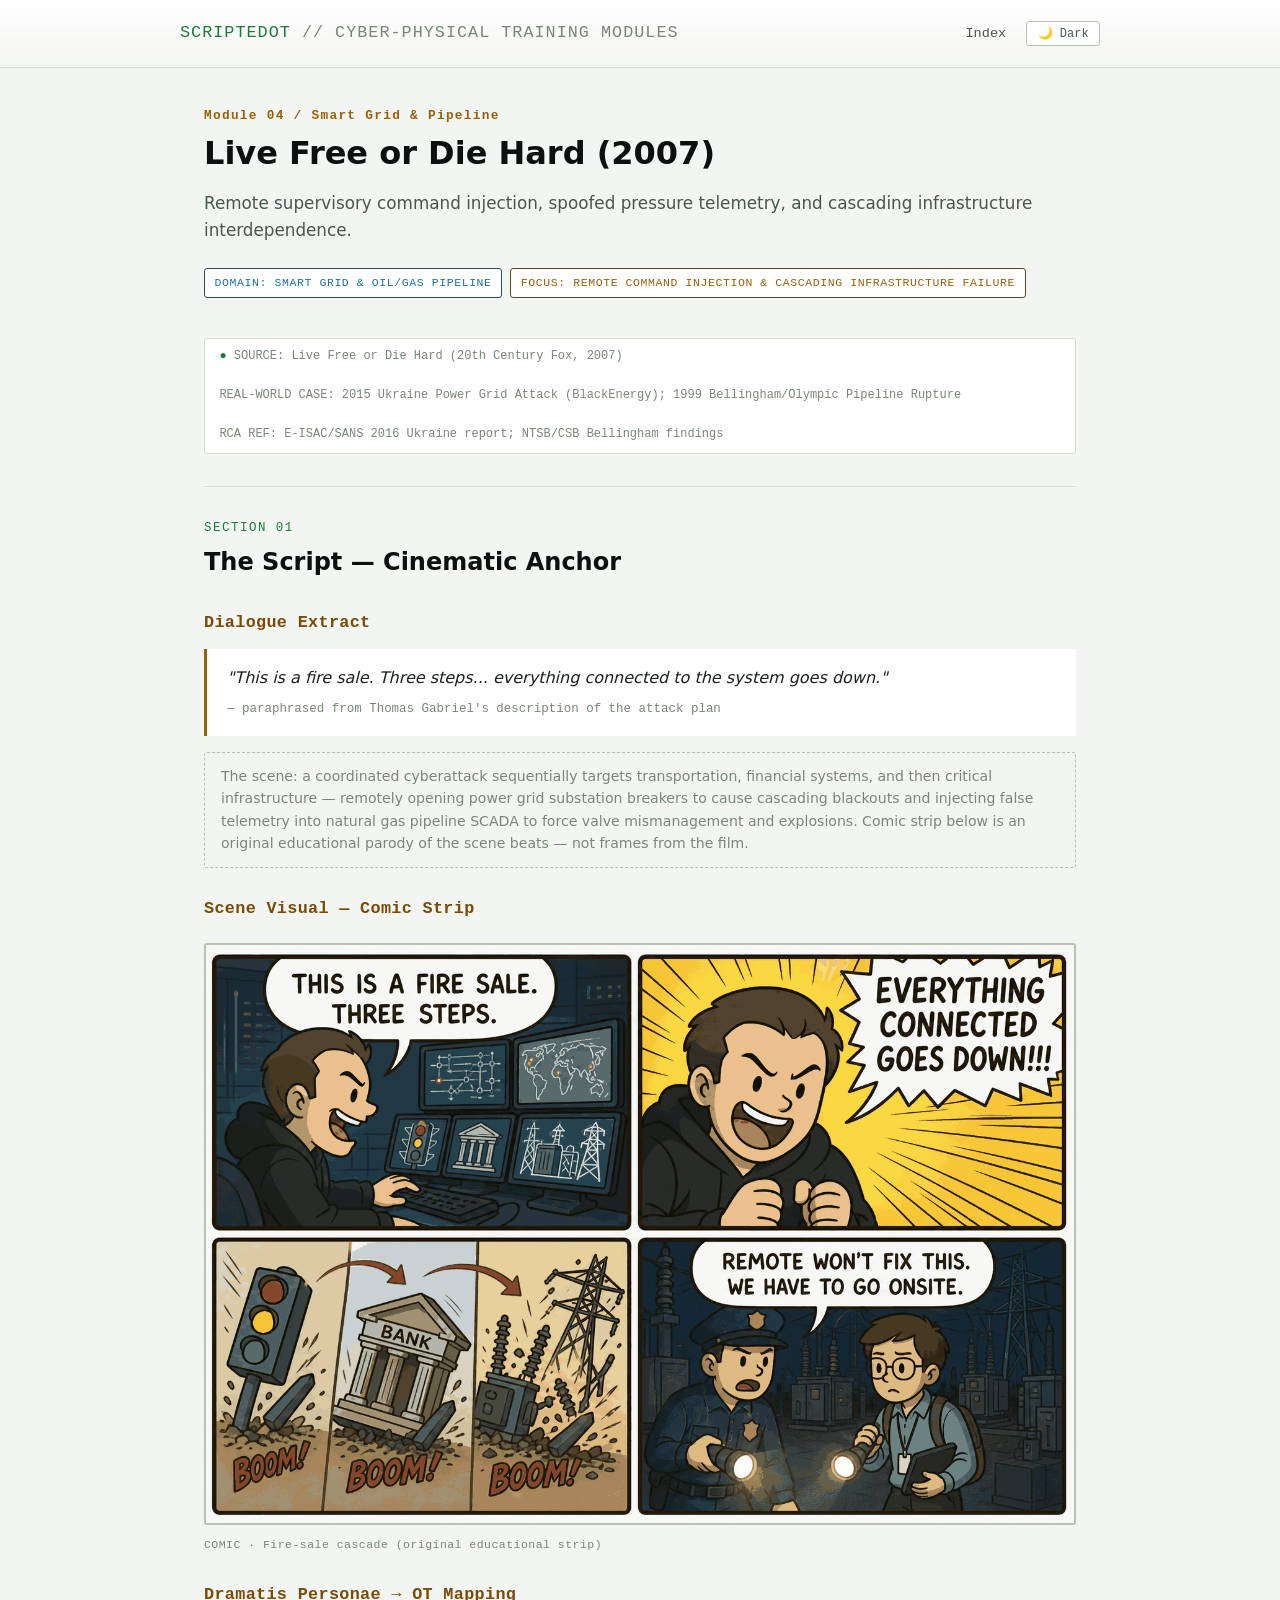
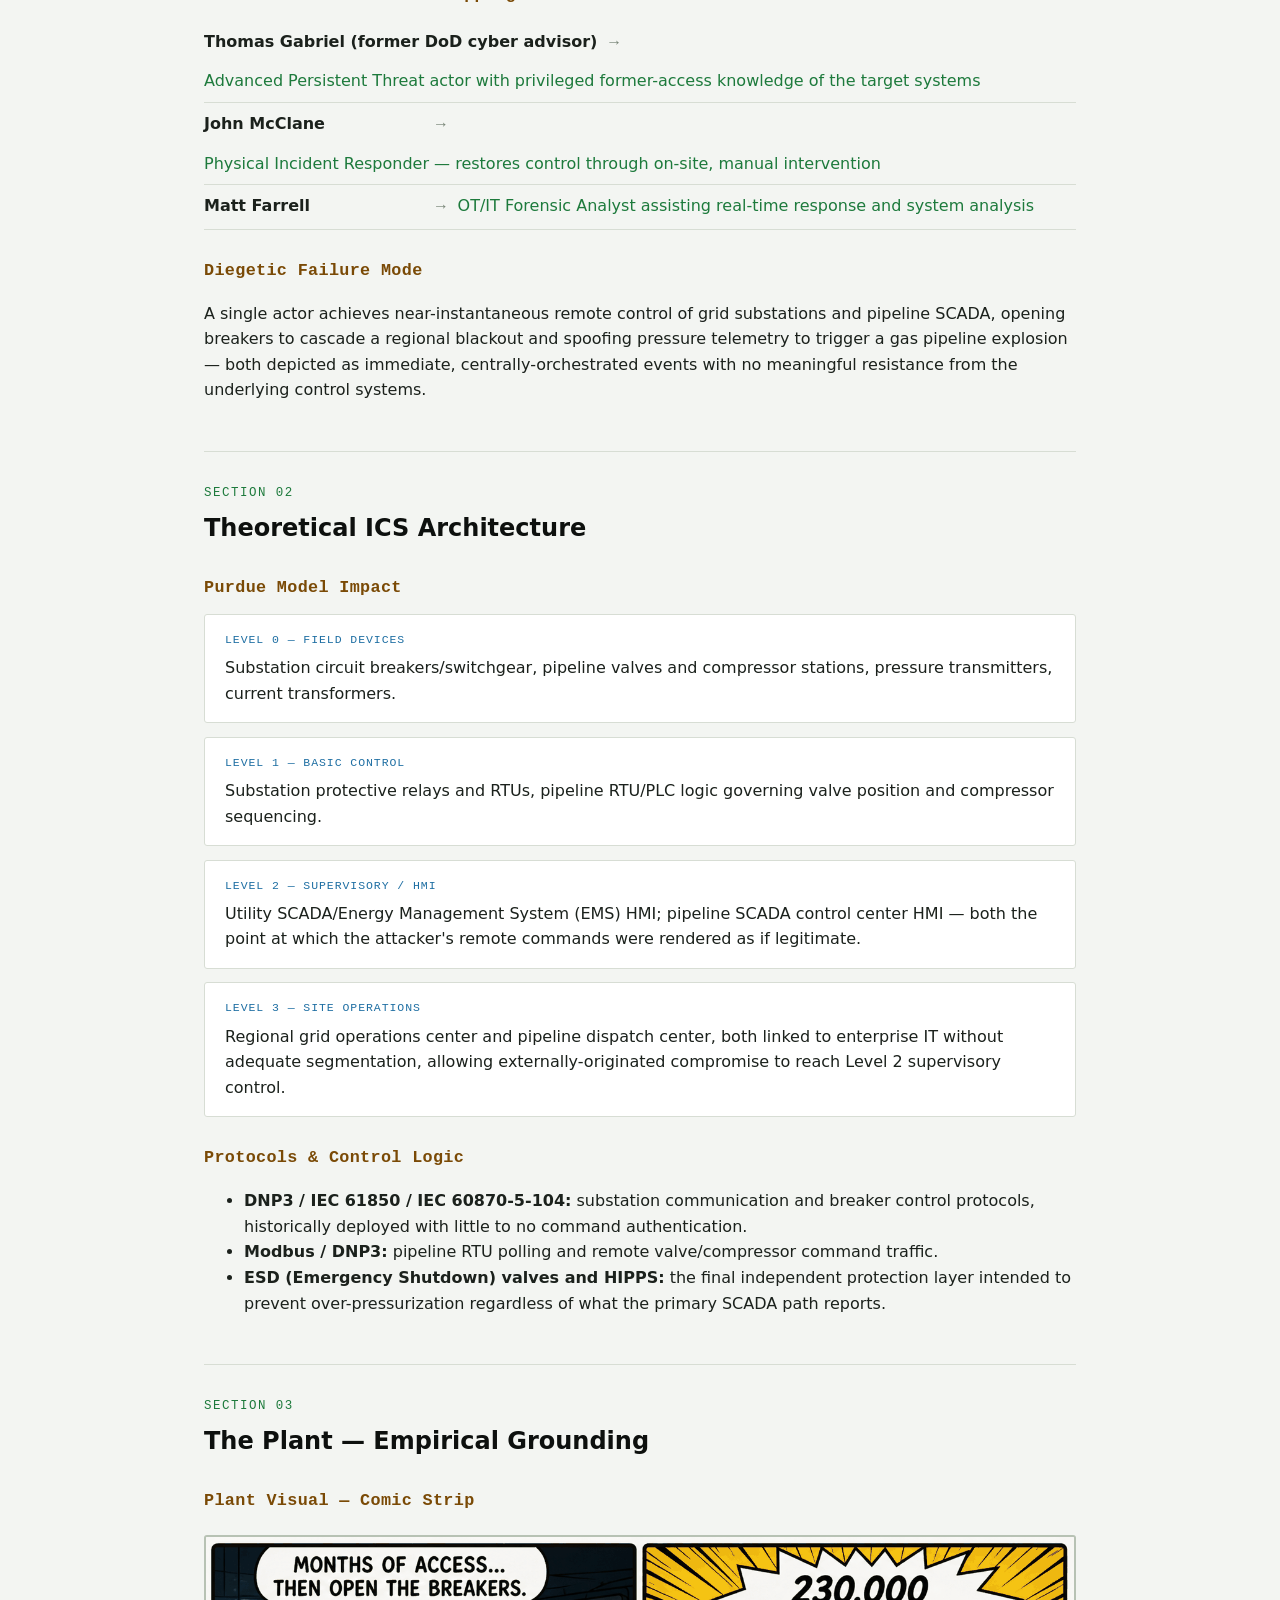
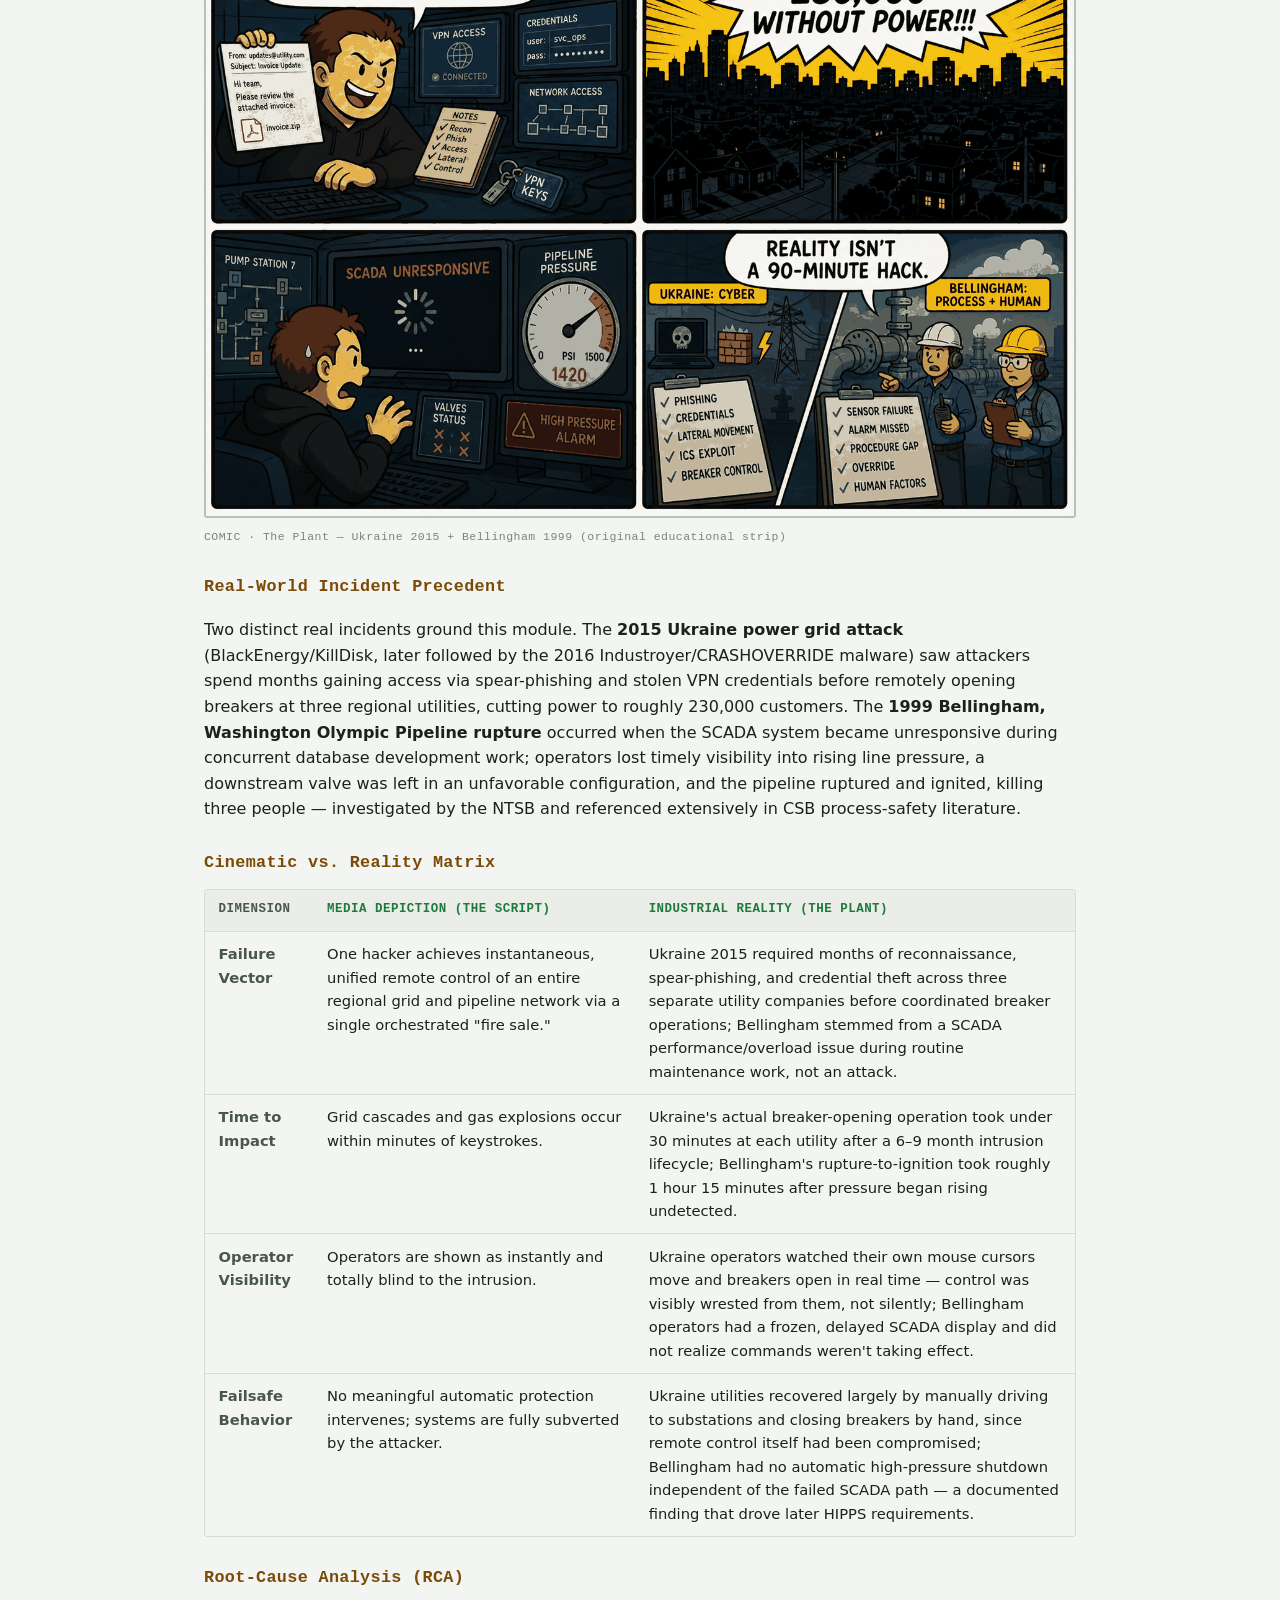
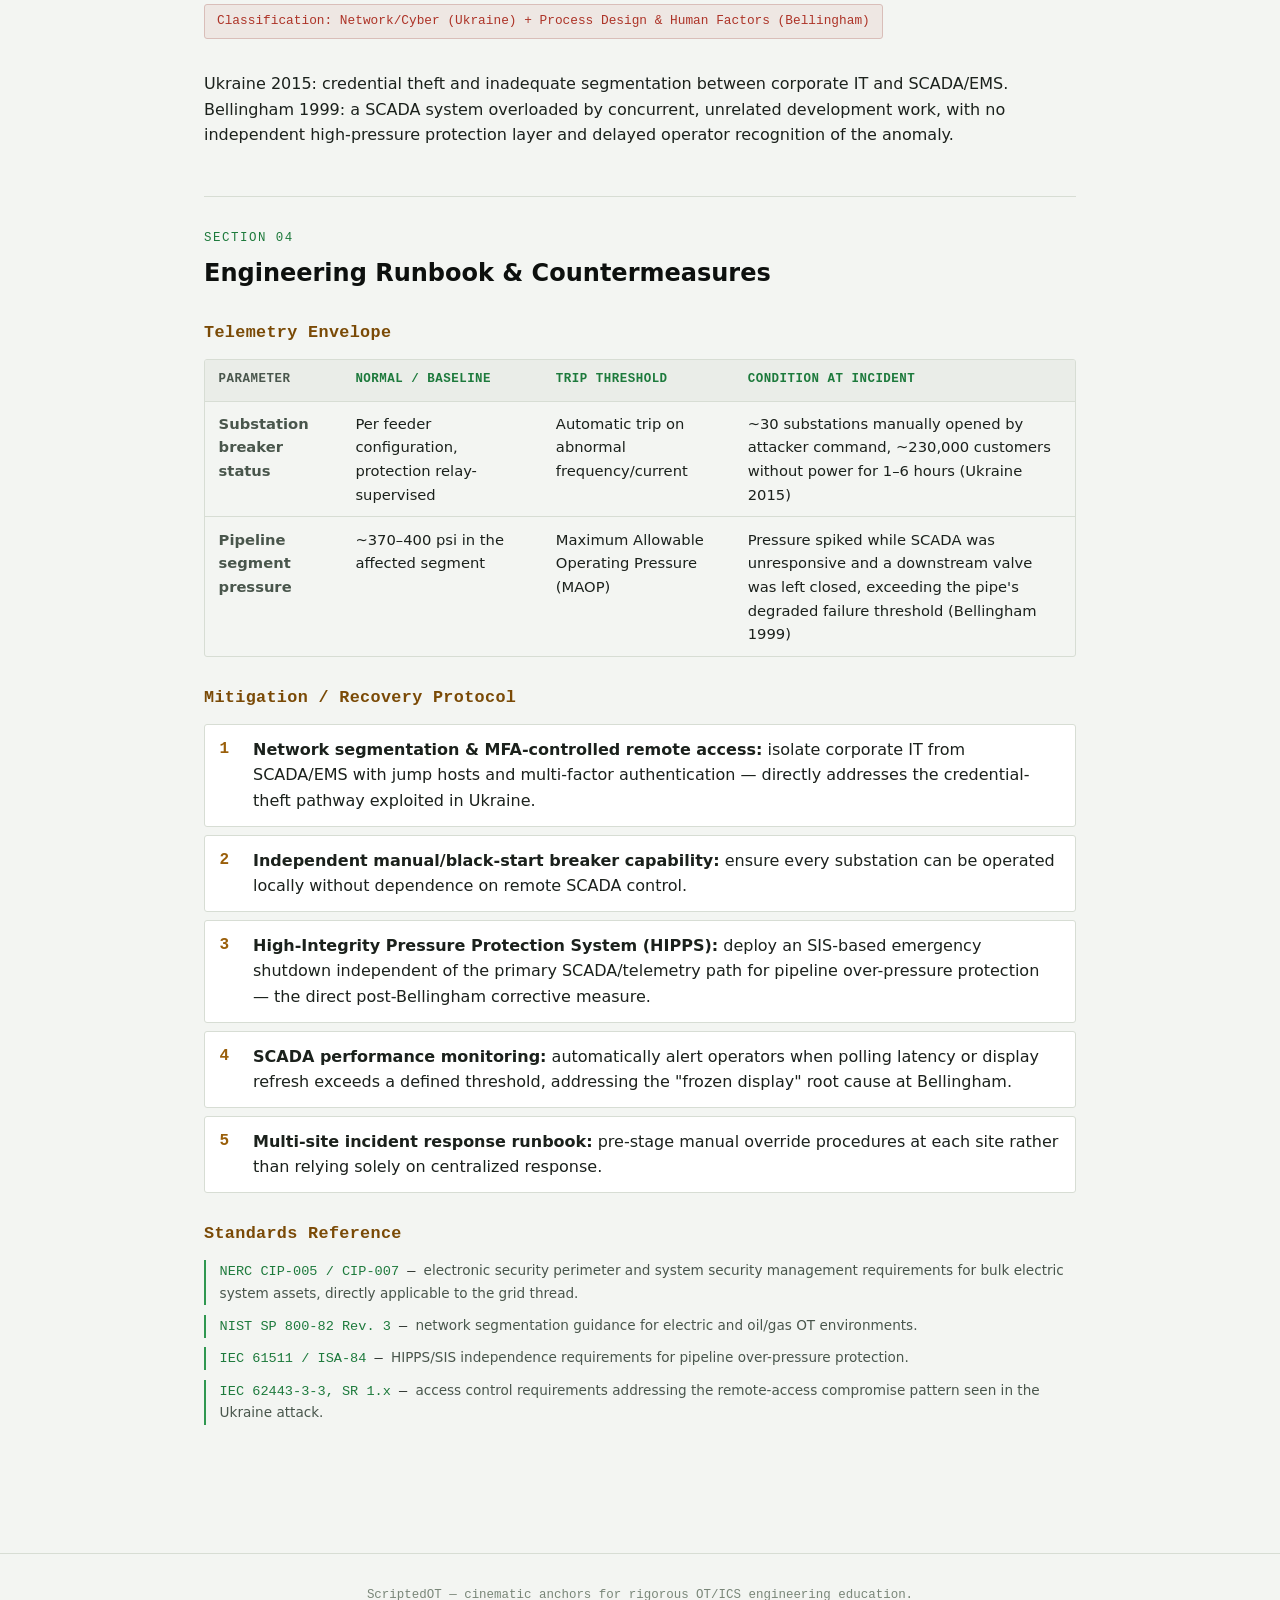
<file: modules/04-die-hard-4.html>
<!doctype html>
<html lang="en">
<head>
<meta charset="utf-8">
<meta name="viewport" content="width=device-width, initial-scale=1">
<title>Module 04 — Live Free or Die Hard: Grid &amp; Pipeline Command Injection | ScriptedOT</title>
<meta name="description" content="Live Free or Die Hard (2007) grounded in the 2015 Ukraine grid attack and the Bellingham/Olympic Pipeline rupture, mapped to NERC CIP and HIPPS design.">
<script>(function(){try{var t=localStorage.getItem('scriptedot-theme');if(t==='dark'||t==='light'){document.documentElement.setAttribute('data-theme',t);}}catch(e){}})();</script>
<link rel="stylesheet" href="../assets/style.css">
</head>
<body>

<header class="site-header">
  <div class="wrap">
    <div class="brand">ScriptedOT <span>// cyber-physical training modules</span></div>
    <nav class="site-nav">
      <a href="../index.html">Index</a>
      <button id="theme-toggle" type="button">🌙 Dark</button>
    </nav>
  </div>
</header>

<main>

  <div class="hero">
    <h1>
      <span class="module-num">Module 04 / Smart Grid &amp; Pipeline</span>
      Live Free or Die Hard (2007)
    </h1>
    <p class="subtitle">Remote supervisory command injection, spoofed pressure telemetry, and cascading infrastructure interdependence.</p>
  </div>

  <div class="meta-tags">
    <span class="tag domain">Domain: Smart Grid &amp; Oil/Gas Pipeline</span>
    <span class="tag focus">Focus: Remote Command Injection &amp; Cascading Infrastructure Failure</span>
  </div>

  <div class="status-strip">
    <span><span class="dot">●</span> SOURCE: Live Free or Die Hard (20th Century Fox, 2007)</span>
    <span>REAL-WORLD CASE: 2015 Ukraine Power Grid Attack (BlackEnergy); 1999 Bellingham/Olympic Pipeline Rupture</span>
    <span>RCA REF: E-ISAC/SANS 2016 Ukraine report; NTSB/CSB Bellingham findings</span>
  </div>

  <!-- SECTION 1 -->
  <section class="block">
    <div class="section-label">Section 01</div>
    <h2 class="section-title">The Script — Cinematic Anchor</h2>

    <h3 class="sub">Dialogue Extract</h3>
    <div class="quote-block">
      "This is a fire sale. Three steps... everything connected to the system goes down."
      <span class="who">— paraphrased from Thomas Gabriel's description of the attack plan</span>
    </div>
    <div class="note">
      The scene: a coordinated cyberattack sequentially targets transportation, financial systems, and then critical infrastructure — remotely opening power grid substation breakers to cause cascading blackouts and injecting false telemetry into natural gas pipeline SCADA to force valve mismanagement and explosions. Comic strip below is an original educational parody of the scene beats — not frames from the film.
    </div>

    <h3 class="sub">Scene Visual — Comic Strip</h3>
    <div class="scene-visual">
      <figure class="comic-figure">
        <img class="comic-img" src="../assets/comics/04-die-hard-4.png" alt="Four-panel comic of cascading fire-sale infrastructure attack" width="1600" height="900" loading="lazy">
        <figcaption class="visual-caption">COMIC · Fire-sale cascade (original educational strip)</figcaption>
      </figure>
    </div>

    <h3 class="sub">Dramatis Personae → OT Mapping</h3>
    <ul class="mapping-list">
      <li><span class="fict">Thomas Gabriel (former DoD cyber advisor)</span><span class="arrow">→</span><span class="real">Advanced Persistent Threat actor with privileged former-access knowledge of the target systems</span></li>
      <li><span class="fict">John McClane</span><span class="arrow">→</span><span class="real">Physical Incident Responder — restores control through on-site, manual intervention</span></li>
      <li><span class="fict">Matt Farrell</span><span class="arrow">→</span><span class="real">OT/IT Forensic Analyst assisting real-time response and system analysis</span></li>
    </ul>

    <h3 class="sub">Diegetic Failure Mode</h3>
    <p>A single actor achieves near-instantaneous remote control of grid substations and pipeline SCADA, opening breakers to cascade a regional blackout and spoofing pressure telemetry to trigger a gas pipeline explosion — both depicted as immediate, centrally-orchestrated events with no meaningful resistance from the underlying control systems.</p>
  </section>

  <!-- SECTION 2 -->
  <section class="block">
    <div class="section-label">Section 02</div>
    <h2 class="section-title">Theoretical ICS Architecture</h2>

    <h3 class="sub">Purdue Model Impact</h3>

    <div class="purdue-level">
      <span class="lvl-tag">Level 0 — Field Devices</span>
      Substation circuit breakers/switchgear, pipeline valves and compressor stations, pressure transmitters, current transformers.
    </div>
    <div class="purdue-level">
      <span class="lvl-tag">Level 1 — Basic Control</span>
      Substation protective relays and RTUs, pipeline RTU/PLC logic governing valve position and compressor sequencing.
    </div>
    <div class="purdue-level">
      <span class="lvl-tag">Level 2 — Supervisory / HMI</span>
      Utility SCADA/Energy Management System (EMS) HMI; pipeline SCADA control center HMI — both the point at which the attacker's remote commands were rendered as if legitimate.
    </div>
    <div class="purdue-level">
      <span class="lvl-tag">Level 3 — Site Operations</span>
      Regional grid operations center and pipeline dispatch center, both linked to enterprise IT without adequate segmentation, allowing externally-originated compromise to reach Level 2 supervisory control.
    </div>

    <h3 class="sub">Protocols &amp; Control Logic</h3>
    <ul>
      <li><strong>DNP3 / IEC 61850 / IEC 60870-5-104:</strong> substation communication and breaker control protocols, historically deployed with little to no command authentication.</li>
      <li><strong>Modbus / DNP3:</strong> pipeline RTU polling and remote valve/compressor command traffic.</li>
      <li><strong>ESD (Emergency Shutdown) valves and HIPPS:</strong> the final independent protection layer intended to prevent over-pressurization regardless of what the primary SCADA path reports.</li>
    </ul>
  </section>

  <!-- SECTION 3 -->
  <section class="block">
    <div class="section-label">Section 03</div>
    <h2 class="section-title">The Plant — Empirical Grounding</h2>

    <h3 class="sub">Plant Visual — Comic Strip</h3>
    <div class="scene-visual">
      <figure class="comic-figure">
        <img class="comic-img" src="../assets/comics/s3-04-die-hard-4.png" alt="Four-panel comic of Ukraine grid attack and Bellingham pipeline" width="1600" height="900" loading="lazy">
        <figcaption class="visual-caption">COMIC · The Plant — Ukraine 2015 + Bellingham 1999 (original educational strip)</figcaption>
      </figure>
    </div>


    <h3 class="sub">Real-World Incident Precedent</h3>
    <p>Two distinct real incidents ground this module. The <strong>2015 Ukraine power grid attack</strong> (BlackEnergy/KillDisk, later followed by the 2016 Industroyer/CRASHOVERRIDE malware) saw attackers spend months gaining access via spear-phishing and stolen VPN credentials before remotely opening breakers at three regional utilities, cutting power to roughly 230,000 customers. The <strong>1999 Bellingham, Washington Olympic Pipeline rupture</strong> occurred when the SCADA system became unresponsive during concurrent database development work; operators lost timely visibility into rising line pressure, a downstream valve was left in an unfavorable configuration, and the pipeline ruptured and ignited, killing three people — investigated by the NTSB and referenced extensively in CSB process-safety literature.</p>

    <h3 class="sub">Cinematic vs. Reality Matrix</h3>
    <div class="table-scroll">
    <table>
      <thead>
        <tr><th>Dimension</th><th>Media Depiction (The Script)</th><th>Industrial Reality (The Plant)</th></tr>
      </thead>
      <tbody>
        <tr>
          <td>Failure Vector</td>
          <td>One hacker achieves instantaneous, unified remote control of an entire regional grid and pipeline network via a single orchestrated "fire sale."</td>
          <td>Ukraine 2015 required months of reconnaissance, spear-phishing, and credential theft across three separate utility companies before coordinated breaker operations; Bellingham stemmed from a SCADA performance/overload issue during routine maintenance work, not an attack.</td>
        </tr>
        <tr>
          <td>Time to Impact</td>
          <td>Grid cascades and gas explosions occur within minutes of keystrokes.</td>
          <td>Ukraine's actual breaker-opening operation took under 30 minutes at each utility after a 6–9 month intrusion lifecycle; Bellingham's rupture-to-ignition took roughly 1 hour 15 minutes after pressure began rising undetected.</td>
        </tr>
        <tr>
          <td>Operator Visibility</td>
          <td>Operators are shown as instantly and totally blind to the intrusion.</td>
          <td>Ukraine operators watched their own mouse cursors move and breakers open in real time — control was visibly wrested from them, not silently; Bellingham operators had a frozen, delayed SCADA display and did not realize commands weren't taking effect.</td>
        </tr>
        <tr>
          <td>Failsafe Behavior</td>
          <td>No meaningful automatic protection intervenes; systems are fully subverted by the attacker.</td>
          <td>Ukraine utilities recovered largely by manually driving to substations and closing breakers by hand, since remote control itself had been compromised; Bellingham had no automatic high-pressure shutdown independent of the failed SCADA path — a documented finding that drove later HIPPS requirements.</td>
        </tr>
      </tbody>
    </table>
    </div>

    <h3 class="sub">Root-Cause Analysis (RCA)</h3>
    <span class="rca-tag">Classification: Network/Cyber (Ukraine) + Process Design &amp; Human Factors (Bellingham)</span>
    <p>Ukraine 2015: credential theft and inadequate segmentation between corporate IT and SCADA/EMS. Bellingham 1999: a SCADA system overloaded by concurrent, unrelated development work, with no independent high-pressure protection layer and delayed operator recognition of the anomaly.</p>
  </section>

  <!-- SECTION 4 -->
  <section class="block">
    <div class="section-label">Section 04</div>
    <h2 class="section-title">Engineering Runbook &amp; Countermeasures</h2>

    <h3 class="sub">Telemetry Envelope</h3>
    <div class="table-scroll">
    <table>
      <thead>
        <tr><th>Parameter</th><th>Normal / Baseline</th><th>Trip Threshold</th><th>Condition at Incident</th></tr>
      </thead>
      <tbody>
        <tr><td>Substation breaker status</td><td>Per feeder configuration, protection relay-supervised</td><td>Automatic trip on abnormal frequency/current</td><td>~30 substations manually opened by attacker command, ~230,000 customers without power for 1–6 hours (Ukraine 2015)</td></tr>
        <tr><td>Pipeline segment pressure</td><td>~370–400 psi in the affected segment</td><td>Maximum Allowable Operating Pressure (MAOP)</td><td>Pressure spiked while SCADA was unresponsive and a downstream valve was left closed, exceeding the pipe's degraded failure threshold (Bellingham 1999)</td></tr>
      </tbody>
    </table>
    </div>

    <h3 class="sub">Mitigation / Recovery Protocol</h3>
    <ol class="runbook">
      <li><strong>Network segmentation &amp; MFA-controlled remote access:</strong> isolate corporate IT from SCADA/EMS with jump hosts and multi-factor authentication — directly addresses the credential-theft pathway exploited in Ukraine.</li>
      <li><strong>Independent manual/black-start breaker capability:</strong> ensure every substation can be operated locally without dependence on remote SCADA control.</li>
      <li><strong>High-Integrity Pressure Protection System (HIPPS):</strong> deploy an SIS-based emergency shutdown independent of the primary SCADA/telemetry path for pipeline over-pressure protection — the direct post-Bellingham corrective measure.</li>
      <li><strong>SCADA performance monitoring:</strong> automatically alert operators when polling latency or display refresh exceeds a defined threshold, addressing the "frozen display" root cause at Bellingham.</li>
      <li><strong>Multi-site incident response runbook:</strong> pre-stage manual override procedures at each site rather than relying solely on centralized response.</li>
    </ol>

    <h3 class="sub">Standards Reference</h3>
    <div class="std-refs">
      <div class="std-ref"><span class="clause">NERC CIP-005 / CIP-007</span> — <span class="desc">electronic security perimeter and system security management requirements for bulk electric system assets, directly applicable to the grid thread.</span></div>
      <div class="std-ref"><span class="clause">NIST SP 800-82 Rev. 3</span> — <span class="desc">network segmentation guidance for electric and oil/gas OT environments.</span></div>
      <div class="std-ref"><span class="clause">IEC 61511 / ISA-84</span> — <span class="desc">HIPPS/SIS independence requirements for pipeline over-pressure protection.</span></div>
      <div class="std-ref"><span class="clause">IEC 62443-3-3, SR 1.x</span> — <span class="desc">access control requirements addressing the remote-access compromise pattern seen in the Ukraine attack.</span></div>
    </div>
  </section>

</main>

<footer class="site-footer">
  ScriptedOT — cinematic anchors for rigorous OT/ICS engineering education.
</footer>

<script src="../assets/theme.js" defer></script>
</body>
</html>
</file>
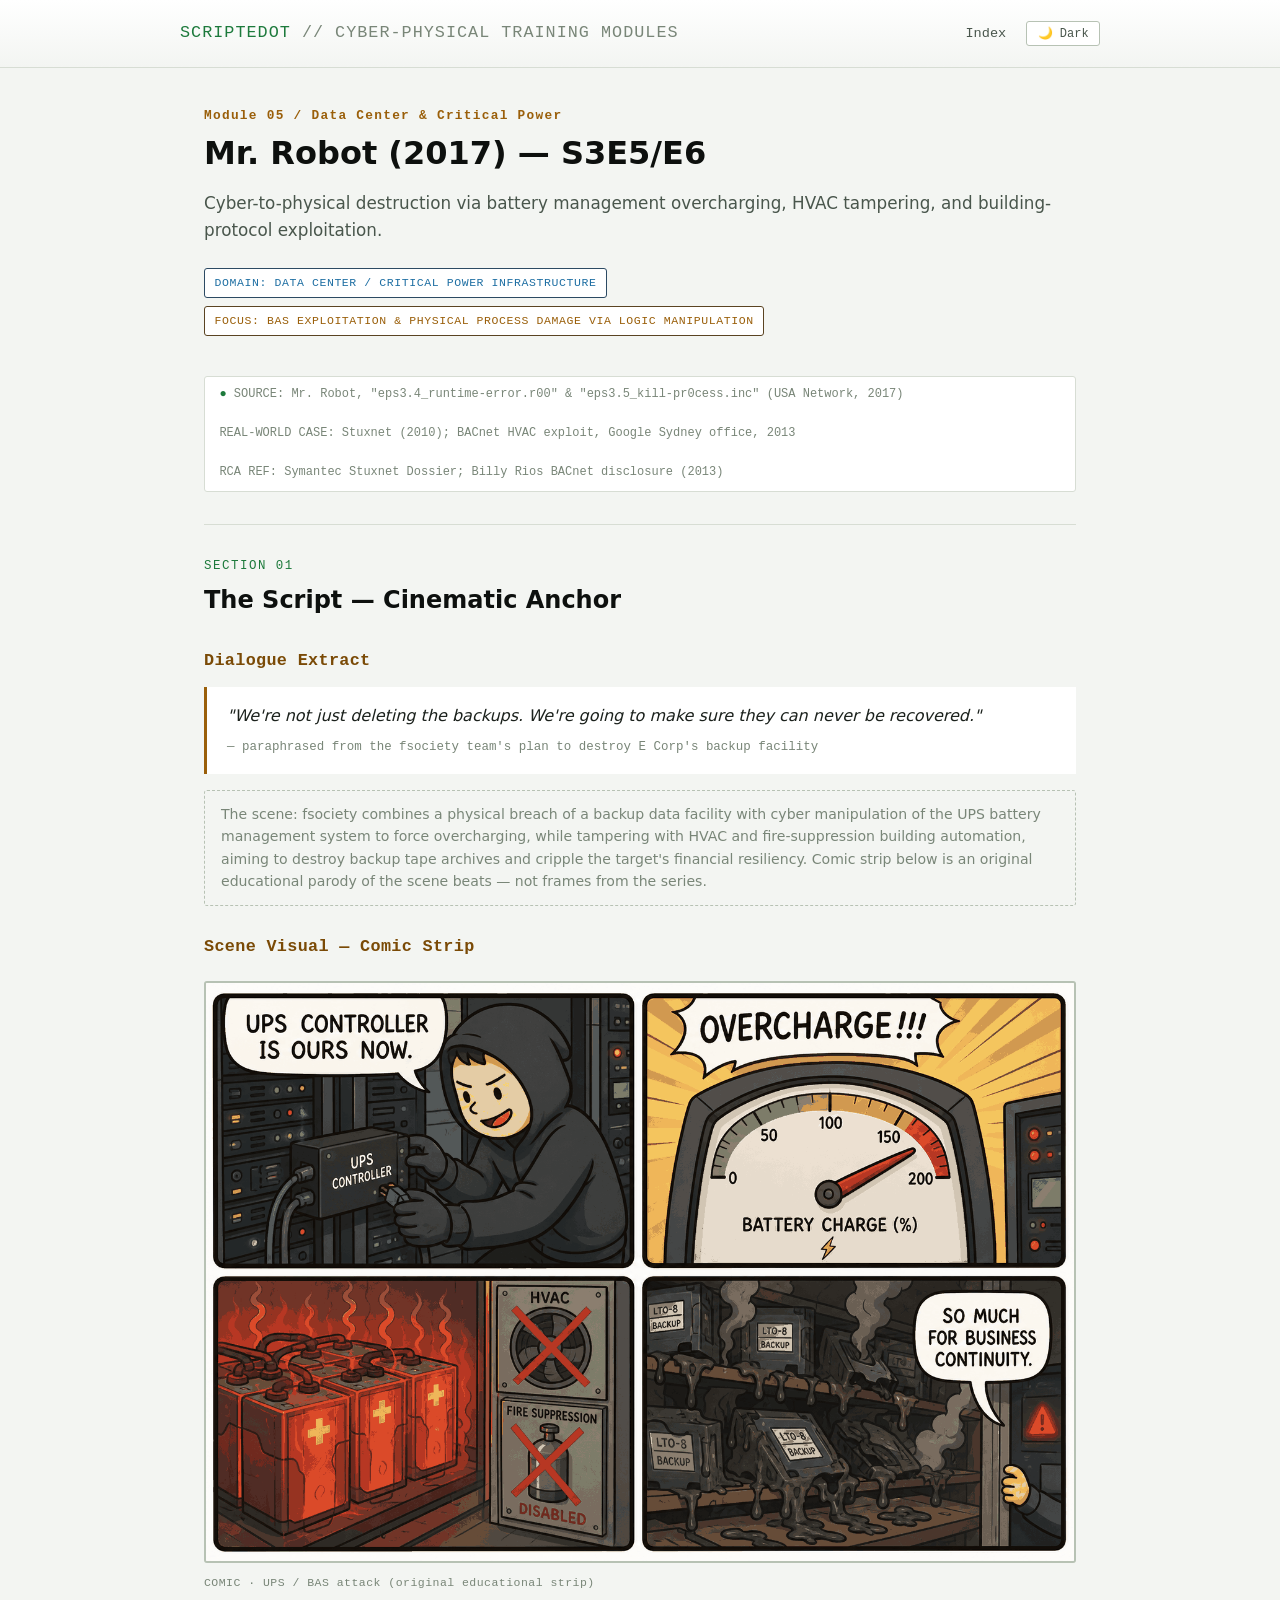
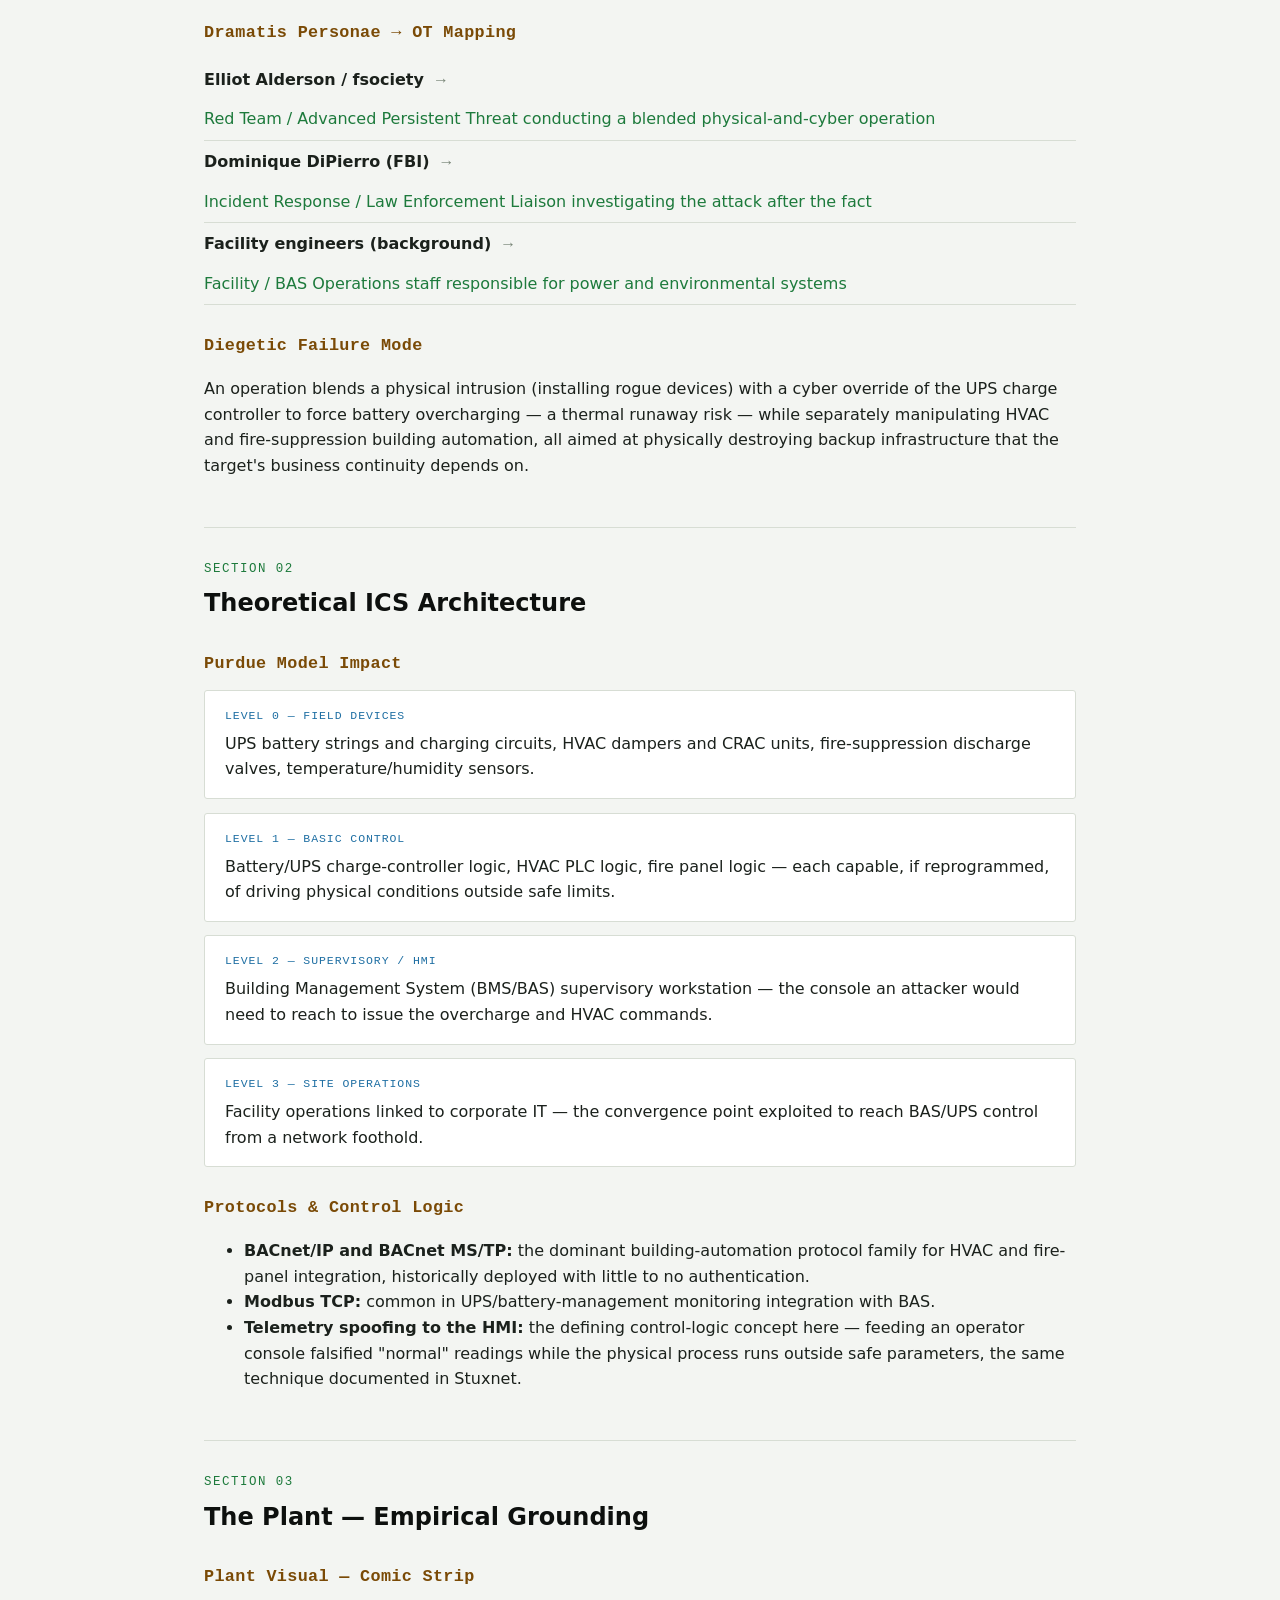
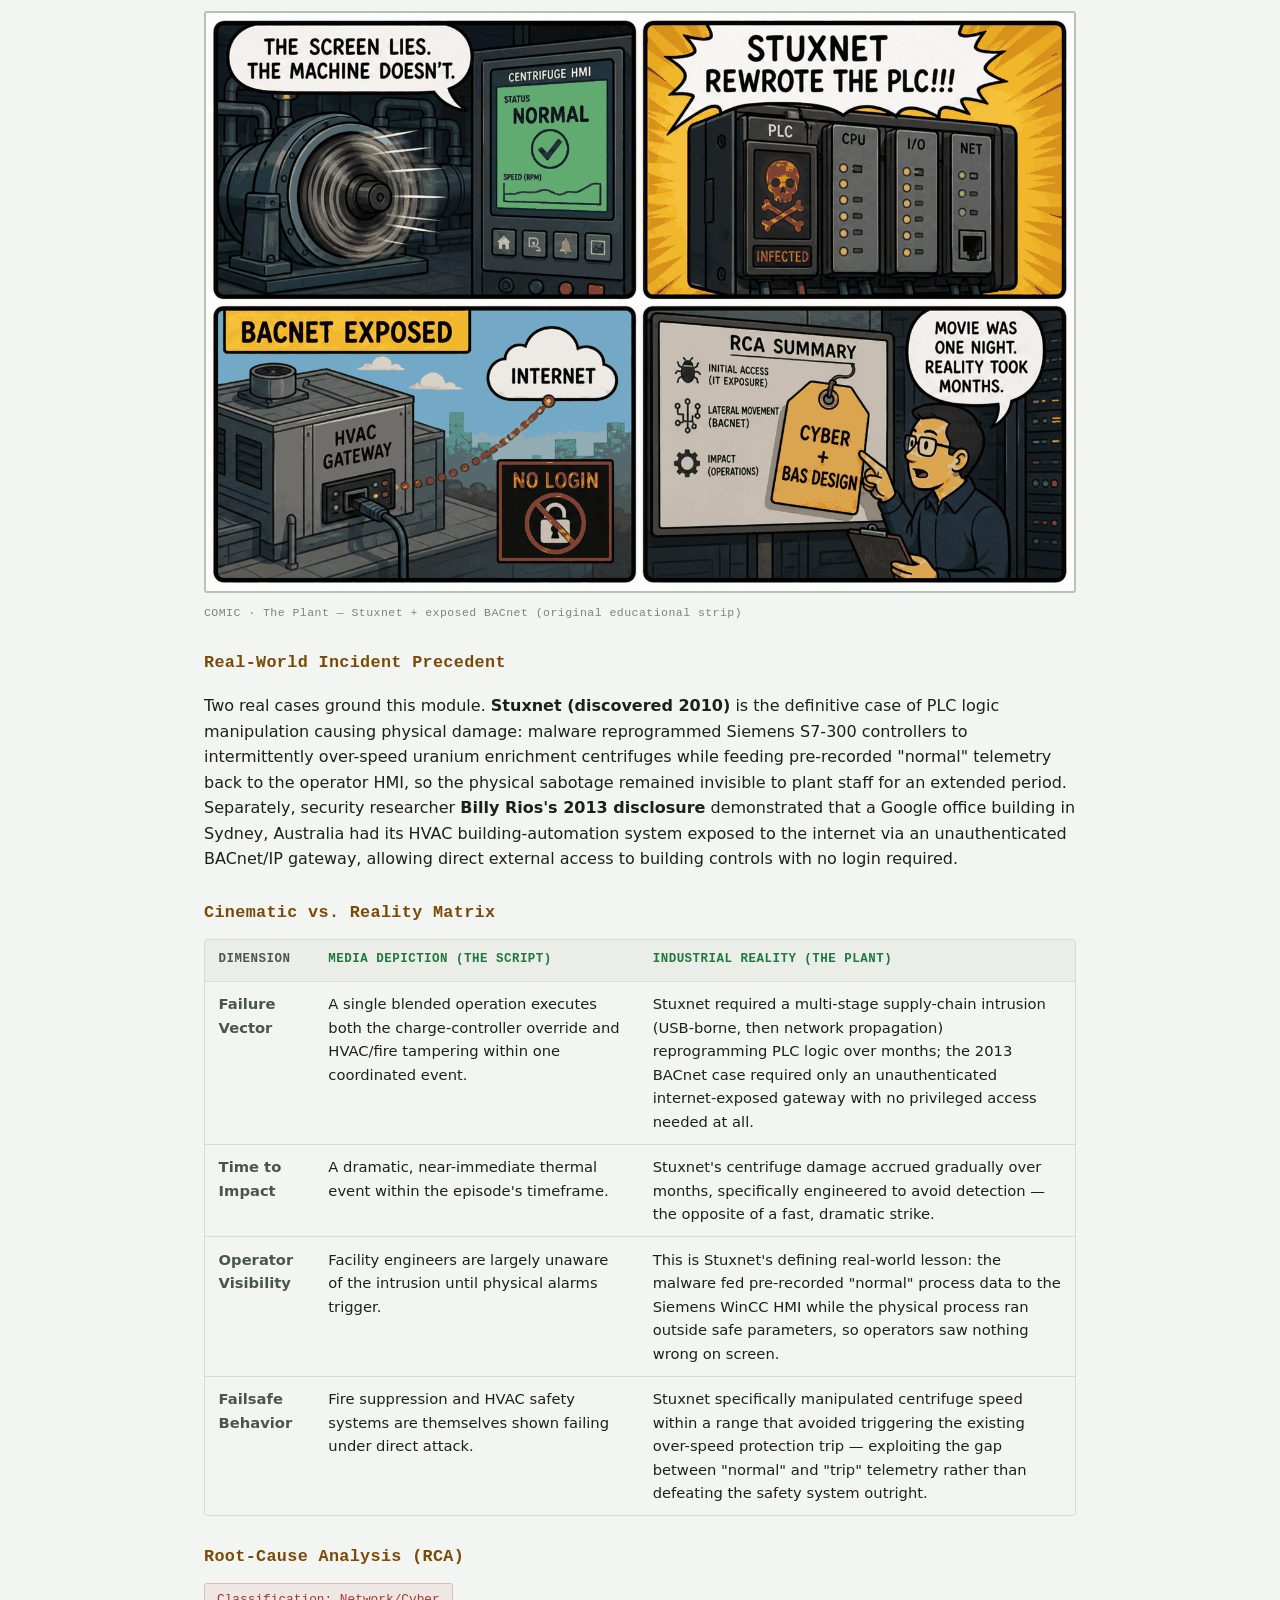
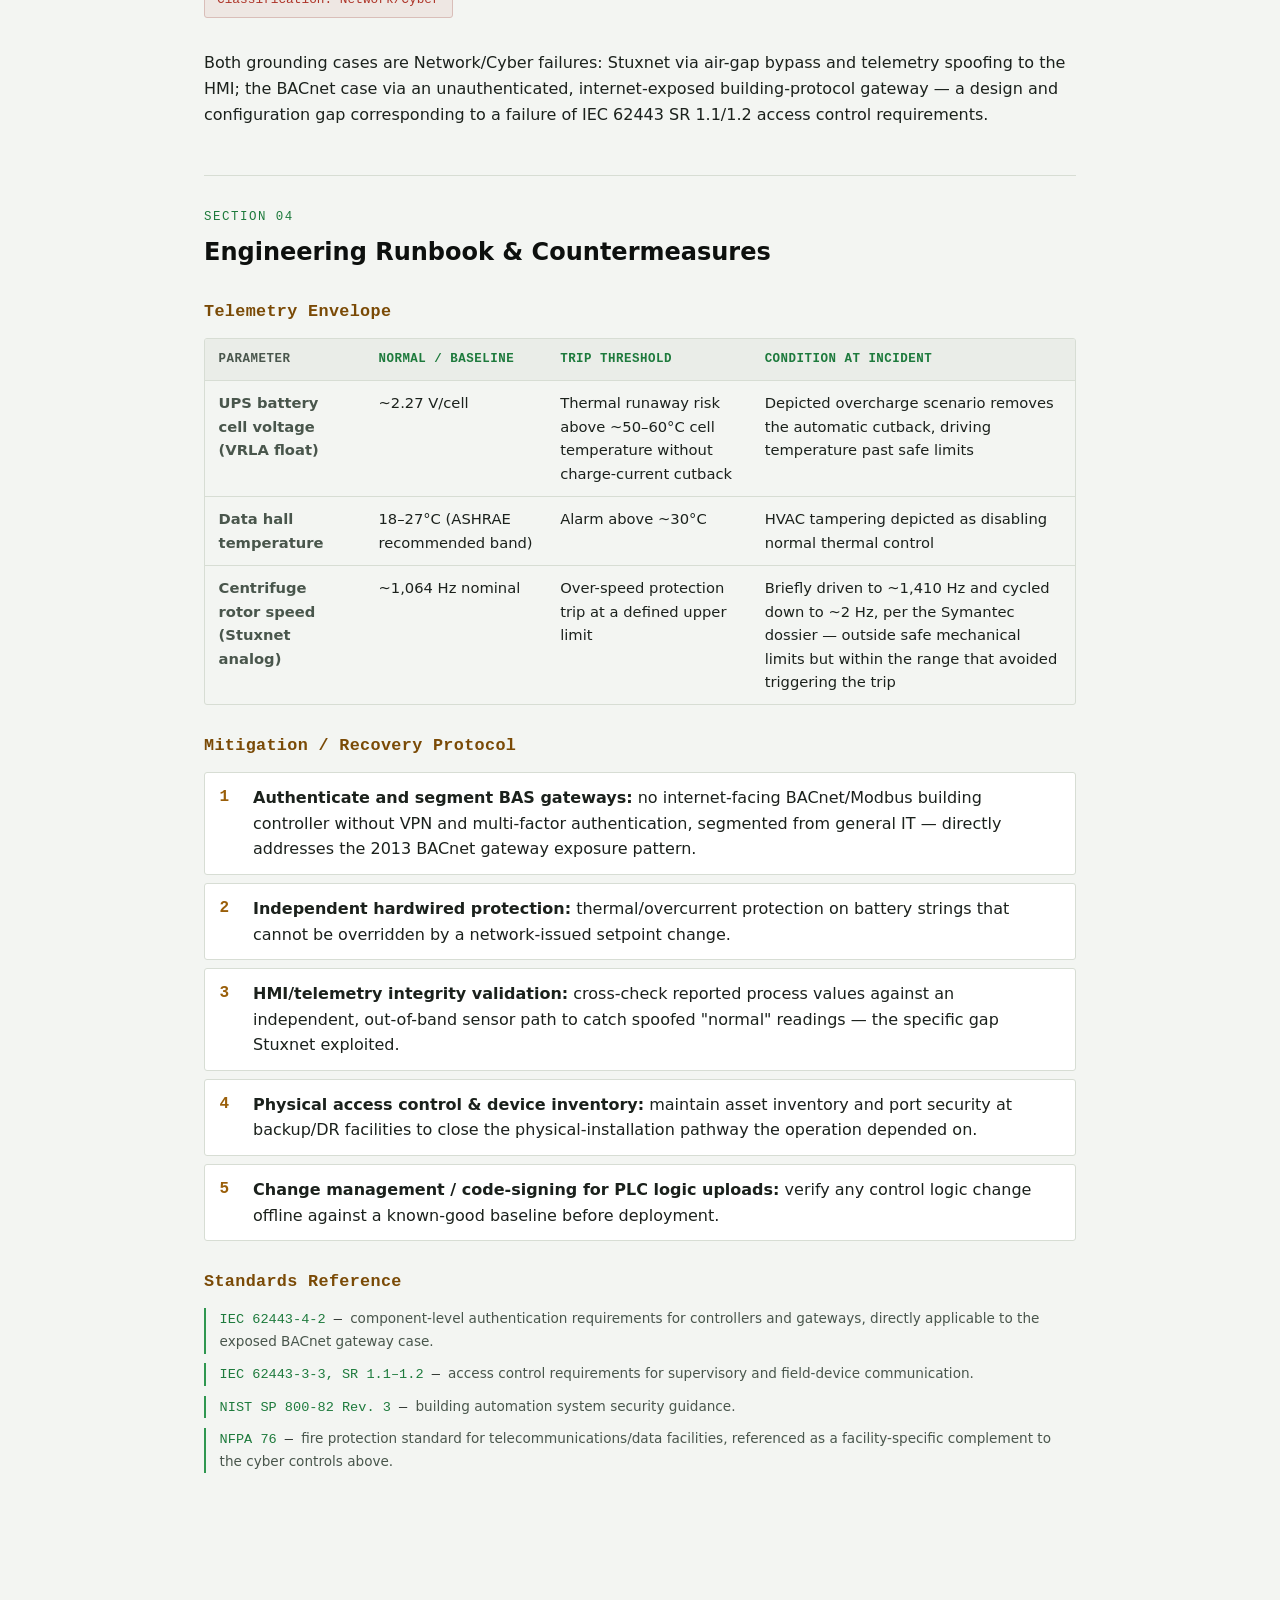
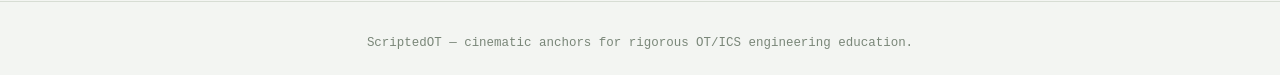
<file: modules/05-mr-robot.html>
<!doctype html>
<html lang="en">
<head>
<meta charset="utf-8">
<meta name="viewport" content="width=device-width, initial-scale=1">
<title>Module 05 — Mr. Robot: BAS Exploitation &amp; Physical Process Damage | ScriptedOT</title>
<meta name="description" content="Mr. Robot S3E5/E6 grounded in Stuxnet and a real 2013 BACnet building-automation exploit, mapped to IEC 62443 component authentication requirements.">
<script>(function(){try{var t=localStorage.getItem('scriptedot-theme');if(t==='dark'||t==='light'){document.documentElement.setAttribute('data-theme',t);}}catch(e){}})();</script>
<link rel="stylesheet" href="../assets/style.css">
</head>
<body>

<header class="site-header">
  <div class="wrap">
    <div class="brand">ScriptedOT <span>// cyber-physical training modules</span></div>
    <nav class="site-nav">
      <a href="../index.html">Index</a>
      <button id="theme-toggle" type="button">🌙 Dark</button>
    </nav>
  </div>
</header>

<main>

  <div class="hero">
    <h1>
      <span class="module-num">Module 05 / Data Center &amp; Critical Power</span>
      Mr. Robot (2017) — S3E5/E6
    </h1>
    <p class="subtitle">Cyber-to-physical destruction via battery management overcharging, HVAC tampering, and building-protocol exploitation.</p>
  </div>

  <div class="meta-tags">
    <span class="tag domain">Domain: Data Center / Critical Power Infrastructure</span>
    <span class="tag focus">Focus: BAS Exploitation &amp; Physical Process Damage via Logic Manipulation</span>
  </div>

  <div class="status-strip">
    <span><span class="dot">●</span> SOURCE: Mr. Robot, "eps3.4_runtime-error.r00" &amp; "eps3.5_kill-pr0cess.inc" (USA Network, 2017)</span>
    <span>REAL-WORLD CASE: Stuxnet (2010); BACnet HVAC exploit, Google Sydney office, 2013</span>
    <span>RCA REF: Symantec Stuxnet Dossier; Billy Rios BACnet disclosure (2013)</span>
  </div>

  <!-- SECTION 1 -->
  <section class="block">
    <div class="section-label">Section 01</div>
    <h2 class="section-title">The Script — Cinematic Anchor</h2>

    <h3 class="sub">Dialogue Extract</h3>
    <div class="quote-block">
      "We're not just deleting the backups. We're going to make sure they can never be recovered."
      <span class="who">— paraphrased from the fsociety team's plan to destroy E Corp's backup facility</span>
    </div>
    <div class="note">
      The scene: fsociety combines a physical breach of a backup data facility with cyber manipulation of the UPS battery management system to force overcharging, while tampering with HVAC and fire-suppression building automation, aiming to destroy backup tape archives and cripple the target's financial resiliency. Comic strip below is an original educational parody of the scene beats — not frames from the series.
    </div>

    <h3 class="sub">Scene Visual — Comic Strip</h3>
    <div class="scene-visual">
      <figure class="comic-figure">
        <img class="comic-img" src="../assets/comics/05-mr-robot.png" alt="Four-panel comic of UPS thermal runaway and BAS tampering" width="1600" height="900" loading="lazy">
        <figcaption class="visual-caption">COMIC · UPS / BAS attack (original educational strip)</figcaption>
      </figure>
    </div>

    <h3 class="sub">Dramatis Personae → OT Mapping</h3>
    <ul class="mapping-list">
      <li><span class="fict">Elliot Alderson / fsociety</span><span class="arrow">→</span><span class="real">Red Team / Advanced Persistent Threat conducting a blended physical-and-cyber operation</span></li>
      <li><span class="fict">Dominique DiPierro (FBI)</span><span class="arrow">→</span><span class="real">Incident Response / Law Enforcement Liaison investigating the attack after the fact</span></li>
      <li><span class="fict">Facility engineers (background)</span><span class="arrow">→</span><span class="real">Facility / BAS Operations staff responsible for power and environmental systems</span></li>
    </ul>

    <h3 class="sub">Diegetic Failure Mode</h3>
    <p>An operation blends a physical intrusion (installing rogue devices) with a cyber override of the UPS charge controller to force battery overcharging — a thermal runaway risk — while separately manipulating HVAC and fire-suppression building automation, all aimed at physically destroying backup infrastructure that the target's business continuity depends on.</p>
  </section>

  <!-- SECTION 2 -->
  <section class="block">
    <div class="section-label">Section 02</div>
    <h2 class="section-title">Theoretical ICS Architecture</h2>

    <h3 class="sub">Purdue Model Impact</h3>

    <div class="purdue-level">
      <span class="lvl-tag">Level 0 — Field Devices</span>
      UPS battery strings and charging circuits, HVAC dampers and CRAC units, fire-suppression discharge valves, temperature/humidity sensors.
    </div>
    <div class="purdue-level">
      <span class="lvl-tag">Level 1 — Basic Control</span>
      Battery/UPS charge-controller logic, HVAC PLC logic, fire panel logic — each capable, if reprogrammed, of driving physical conditions outside safe limits.
    </div>
    <div class="purdue-level">
      <span class="lvl-tag">Level 2 — Supervisory / HMI</span>
      Building Management System (BMS/BAS) supervisory workstation — the console an attacker would need to reach to issue the overcharge and HVAC commands.
    </div>
    <div class="purdue-level">
      <span class="lvl-tag">Level 3 — Site Operations</span>
      Facility operations linked to corporate IT — the convergence point exploited to reach BAS/UPS control from a network foothold.
    </div>

    <h3 class="sub">Protocols &amp; Control Logic</h3>
    <ul>
      <li><strong>BACnet/IP and BACnet MS/TP:</strong> the dominant building-automation protocol family for HVAC and fire-panel integration, historically deployed with little to no authentication.</li>
      <li><strong>Modbus TCP:</strong> common in UPS/battery-management monitoring integration with BAS.</li>
      <li><strong>Telemetry spoofing to the HMI:</strong> the defining control-logic concept here — feeding an operator console falsified "normal" readings while the physical process runs outside safe parameters, the same technique documented in Stuxnet.</li>
    </ul>
  </section>

  <!-- SECTION 3 -->
  <section class="block">
    <div class="section-label">Section 03</div>
    <h2 class="section-title">The Plant — Empirical Grounding</h2>

    <h3 class="sub">Plant Visual — Comic Strip</h3>
    <div class="scene-visual">
      <figure class="comic-figure">
        <img class="comic-img" src="../assets/comics/s3-05-mr-robot.png" alt="Four-panel comic of Stuxnet PLC deception and BACnet exposure" width="1600" height="900" loading="lazy">
        <figcaption class="visual-caption">COMIC · The Plant — Stuxnet + exposed BACnet (original educational strip)</figcaption>
      </figure>
    </div>


    <h3 class="sub">Real-World Incident Precedent</h3>
    <p>Two real cases ground this module. <strong>Stuxnet (discovered 2010)</strong> is the definitive case of PLC logic manipulation causing physical damage: malware reprogrammed Siemens S7-300 controllers to intermittently over-speed uranium enrichment centrifuges while feeding pre-recorded "normal" telemetry back to the operator HMI, so the physical sabotage remained invisible to plant staff for an extended period. Separately, security researcher <strong>Billy Rios's 2013 disclosure</strong> demonstrated that a Google office building in Sydney, Australia had its HVAC building-automation system exposed to the internet via an unauthenticated BACnet/IP gateway, allowing direct external access to building controls with no login required.</p>

    <h3 class="sub">Cinematic vs. Reality Matrix</h3>
    <div class="table-scroll">
    <table>
      <thead>
        <tr><th>Dimension</th><th>Media Depiction (The Script)</th><th>Industrial Reality (The Plant)</th></tr>
      </thead>
      <tbody>
        <tr>
          <td>Failure Vector</td>
          <td>A single blended operation executes both the charge-controller override and HVAC/fire tampering within one coordinated event.</td>
          <td>Stuxnet required a multi-stage supply-chain intrusion (USB-borne, then network propagation) reprogramming PLC logic over months; the 2013 BACnet case required only an unauthenticated internet-exposed gateway with no privileged access needed at all.</td>
        </tr>
        <tr>
          <td>Time to Impact</td>
          <td>A dramatic, near-immediate thermal event within the episode's timeframe.</td>
          <td>Stuxnet's centrifuge damage accrued gradually over months, specifically engineered to avoid detection — the opposite of a fast, dramatic strike.</td>
        </tr>
        <tr>
          <td>Operator Visibility</td>
          <td>Facility engineers are largely unaware of the intrusion until physical alarms trigger.</td>
          <td>This is Stuxnet's defining real-world lesson: the malware fed pre-recorded "normal" process data to the Siemens WinCC HMI while the physical process ran outside safe parameters, so operators saw nothing wrong on screen.</td>
        </tr>
        <tr>
          <td>Failsafe Behavior</td>
          <td>Fire suppression and HVAC safety systems are themselves shown failing under direct attack.</td>
          <td>Stuxnet specifically manipulated centrifuge speed within a range that avoided triggering the existing over-speed protection trip — exploiting the gap between "normal" and "trip" telemetry rather than defeating the safety system outright.</td>
        </tr>
      </tbody>
    </table>
    </div>

    <h3 class="sub">Root-Cause Analysis (RCA)</h3>
    <span class="rca-tag">Classification: Network/Cyber</span>
    <p>Both grounding cases are Network/Cyber failures: Stuxnet via air-gap bypass and telemetry spoofing to the HMI; the BACnet case via an unauthenticated, internet-exposed building-protocol gateway — a design and configuration gap corresponding to a failure of IEC 62443 SR 1.1/1.2 access control requirements.</p>
  </section>

  <!-- SECTION 4 -->
  <section class="block">
    <div class="section-label">Section 04</div>
    <h2 class="section-title">Engineering Runbook &amp; Countermeasures</h2>

    <h3 class="sub">Telemetry Envelope</h3>
    <div class="table-scroll">
    <table>
      <thead>
        <tr><th>Parameter</th><th>Normal / Baseline</th><th>Trip Threshold</th><th>Condition at Incident</th></tr>
      </thead>
      <tbody>
        <tr><td>UPS battery cell voltage (VRLA float)</td><td>~2.27 V/cell</td><td>Thermal runaway risk above ~50–60°C cell temperature without charge-current cutback</td><td>Depicted overcharge scenario removes the automatic cutback, driving temperature past safe limits</td></tr>
        <tr><td>Data hall temperature</td><td>18–27°C (ASHRAE recommended band)</td><td>Alarm above ~30°C</td><td>HVAC tampering depicted as disabling normal thermal control</td></tr>
        <tr><td>Centrifuge rotor speed (Stuxnet analog)</td><td>~1,064 Hz nominal</td><td>Over-speed protection trip at a defined upper limit</td><td>Briefly driven to ~1,410 Hz and cycled down to ~2 Hz, per the Symantec dossier — outside safe mechanical limits but within the range that avoided triggering the trip</td></tr>
      </tbody>
    </table>
    </div>

    <h3 class="sub">Mitigation / Recovery Protocol</h3>
    <ol class="runbook">
      <li><strong>Authenticate and segment BAS gateways:</strong> no internet-facing BACnet/Modbus building controller without VPN and multi-factor authentication, segmented from general IT — directly addresses the 2013 BACnet gateway exposure pattern.</li>
      <li><strong>Independent hardwired protection:</strong> thermal/overcurrent protection on battery strings that cannot be overridden by a network-issued setpoint change.</li>
      <li><strong>HMI/telemetry integrity validation:</strong> cross-check reported process values against an independent, out-of-band sensor path to catch spoofed "normal" readings — the specific gap Stuxnet exploited.</li>
      <li><strong>Physical access control &amp; device inventory:</strong> maintain asset inventory and port security at backup/DR facilities to close the physical-installation pathway the operation depended on.</li>
      <li><strong>Change management / code-signing for PLC logic uploads:</strong> verify any control logic change offline against a known-good baseline before deployment.</li>
    </ol>

    <h3 class="sub">Standards Reference</h3>
    <div class="std-refs">
      <div class="std-ref"><span class="clause">IEC 62443-4-2</span> — <span class="desc">component-level authentication requirements for controllers and gateways, directly applicable to the exposed BACnet gateway case.</span></div>
      <div class="std-ref"><span class="clause">IEC 62443-3-3, SR 1.1–1.2</span> — <span class="desc">access control requirements for supervisory and field-device communication.</span></div>
      <div class="std-ref"><span class="clause">NIST SP 800-82 Rev. 3</span> — <span class="desc">building automation system security guidance.</span></div>
      <div class="std-ref"><span class="clause">NFPA 76</span> — <span class="desc">fire protection standard for telecommunications/data facilities, referenced as a facility-specific complement to the cyber controls above.</span></div>
    </div>
  </section>

</main>

<footer class="site-footer">
  ScriptedOT — cinematic anchors for rigorous OT/ICS engineering education.
</footer>

<script src="../assets/theme.js" defer></script>
</body>
</html>
</file>
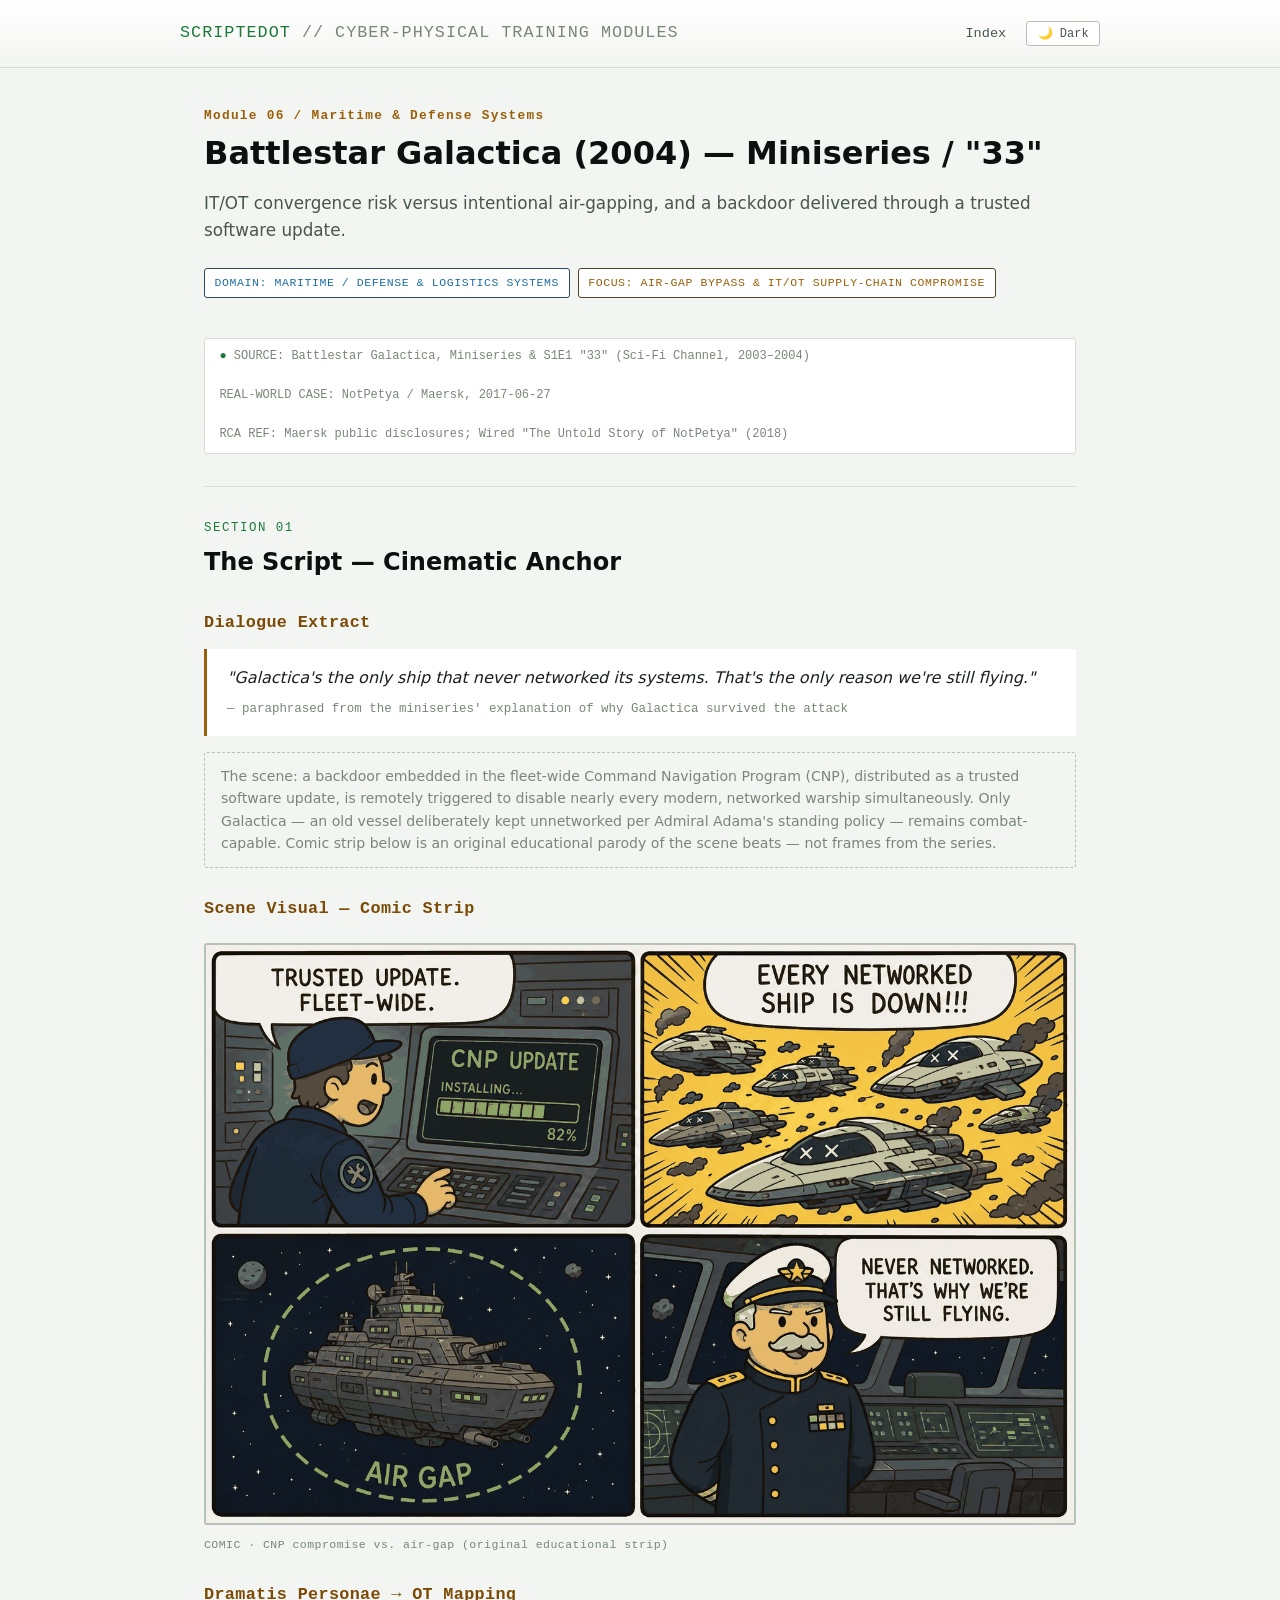
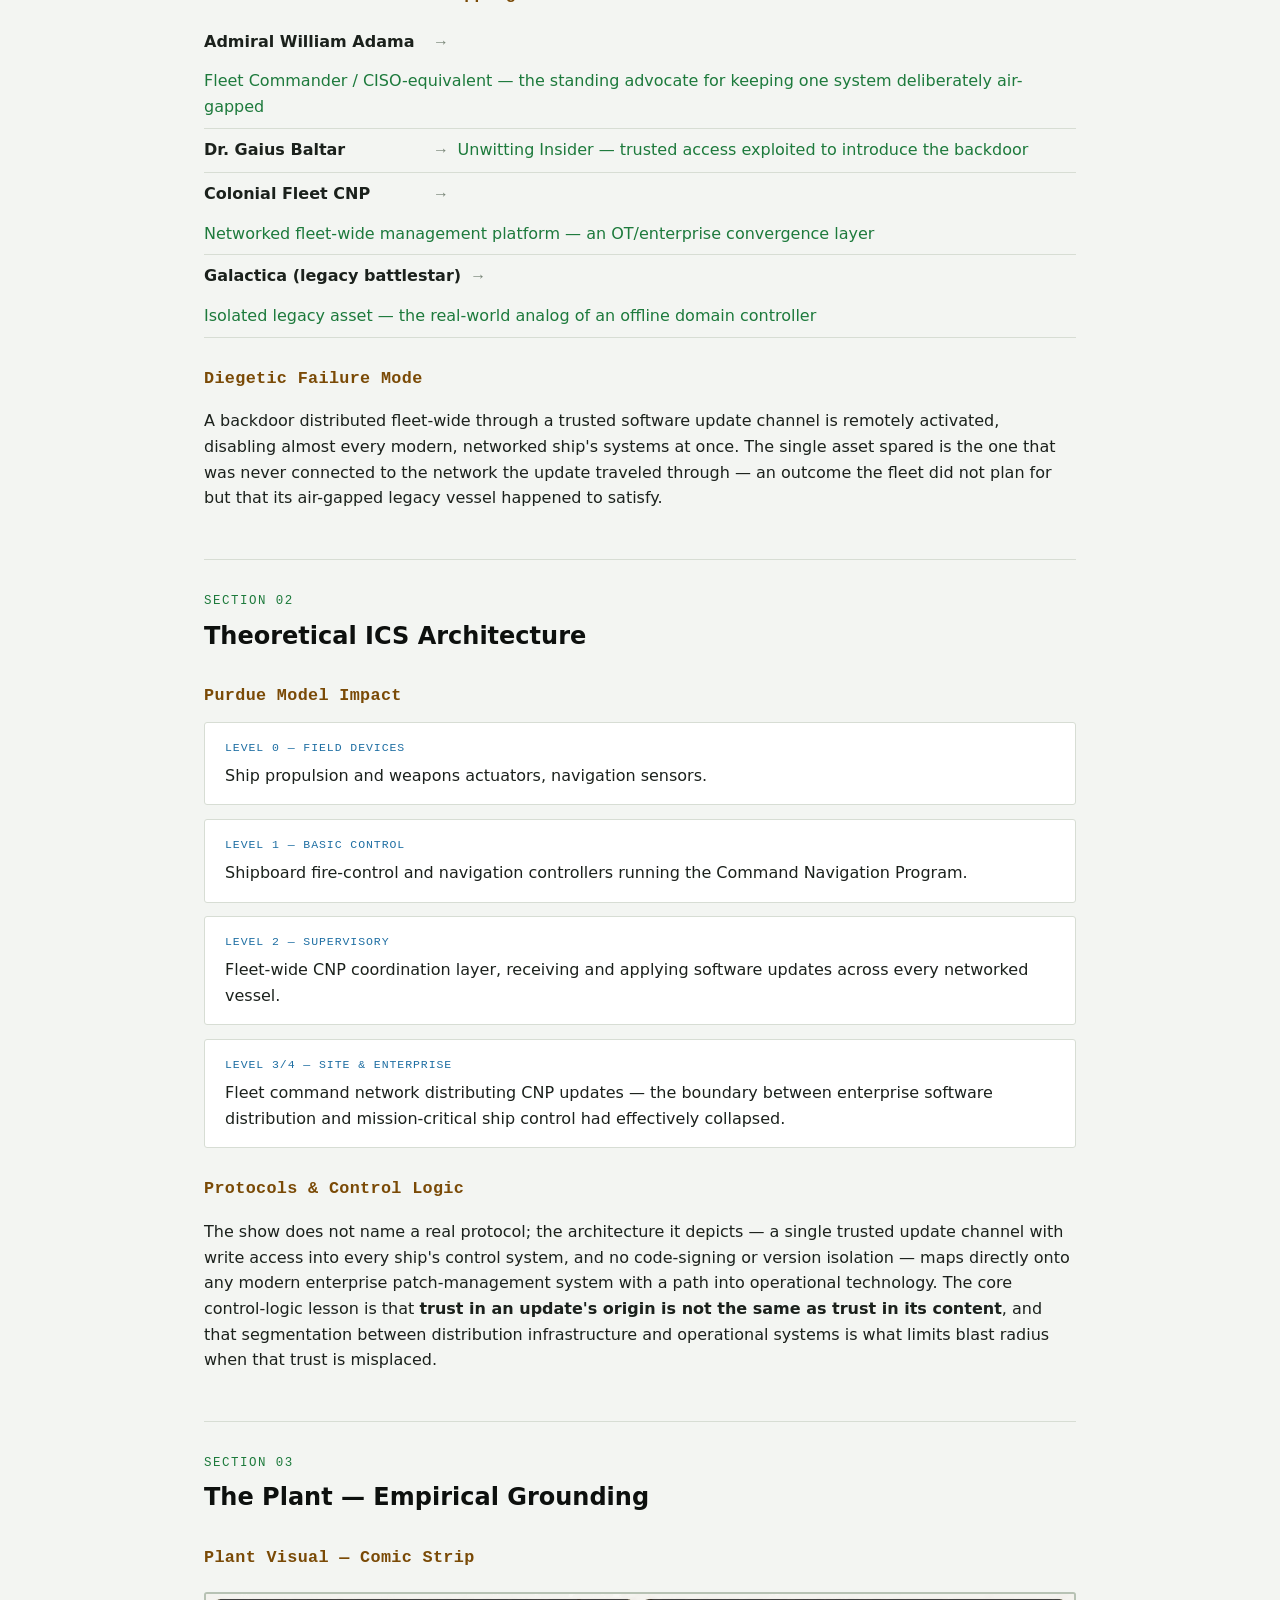
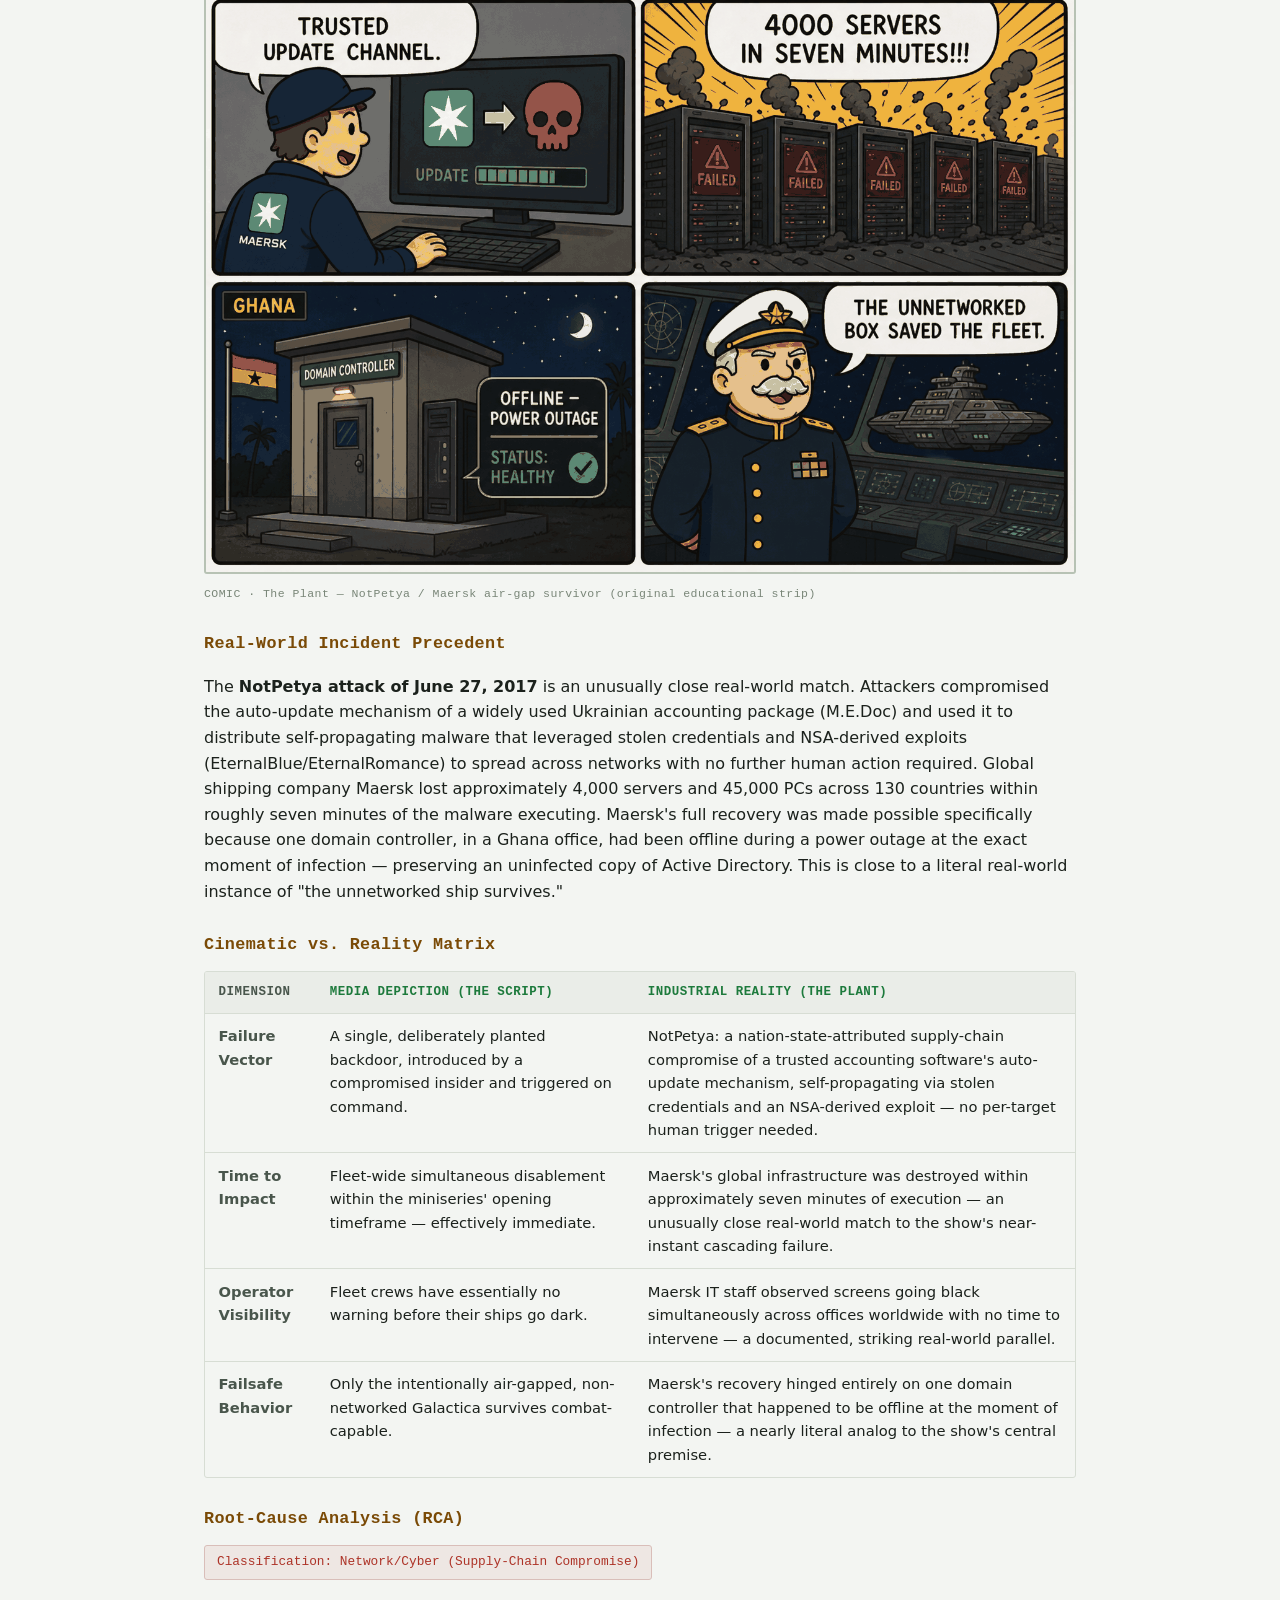
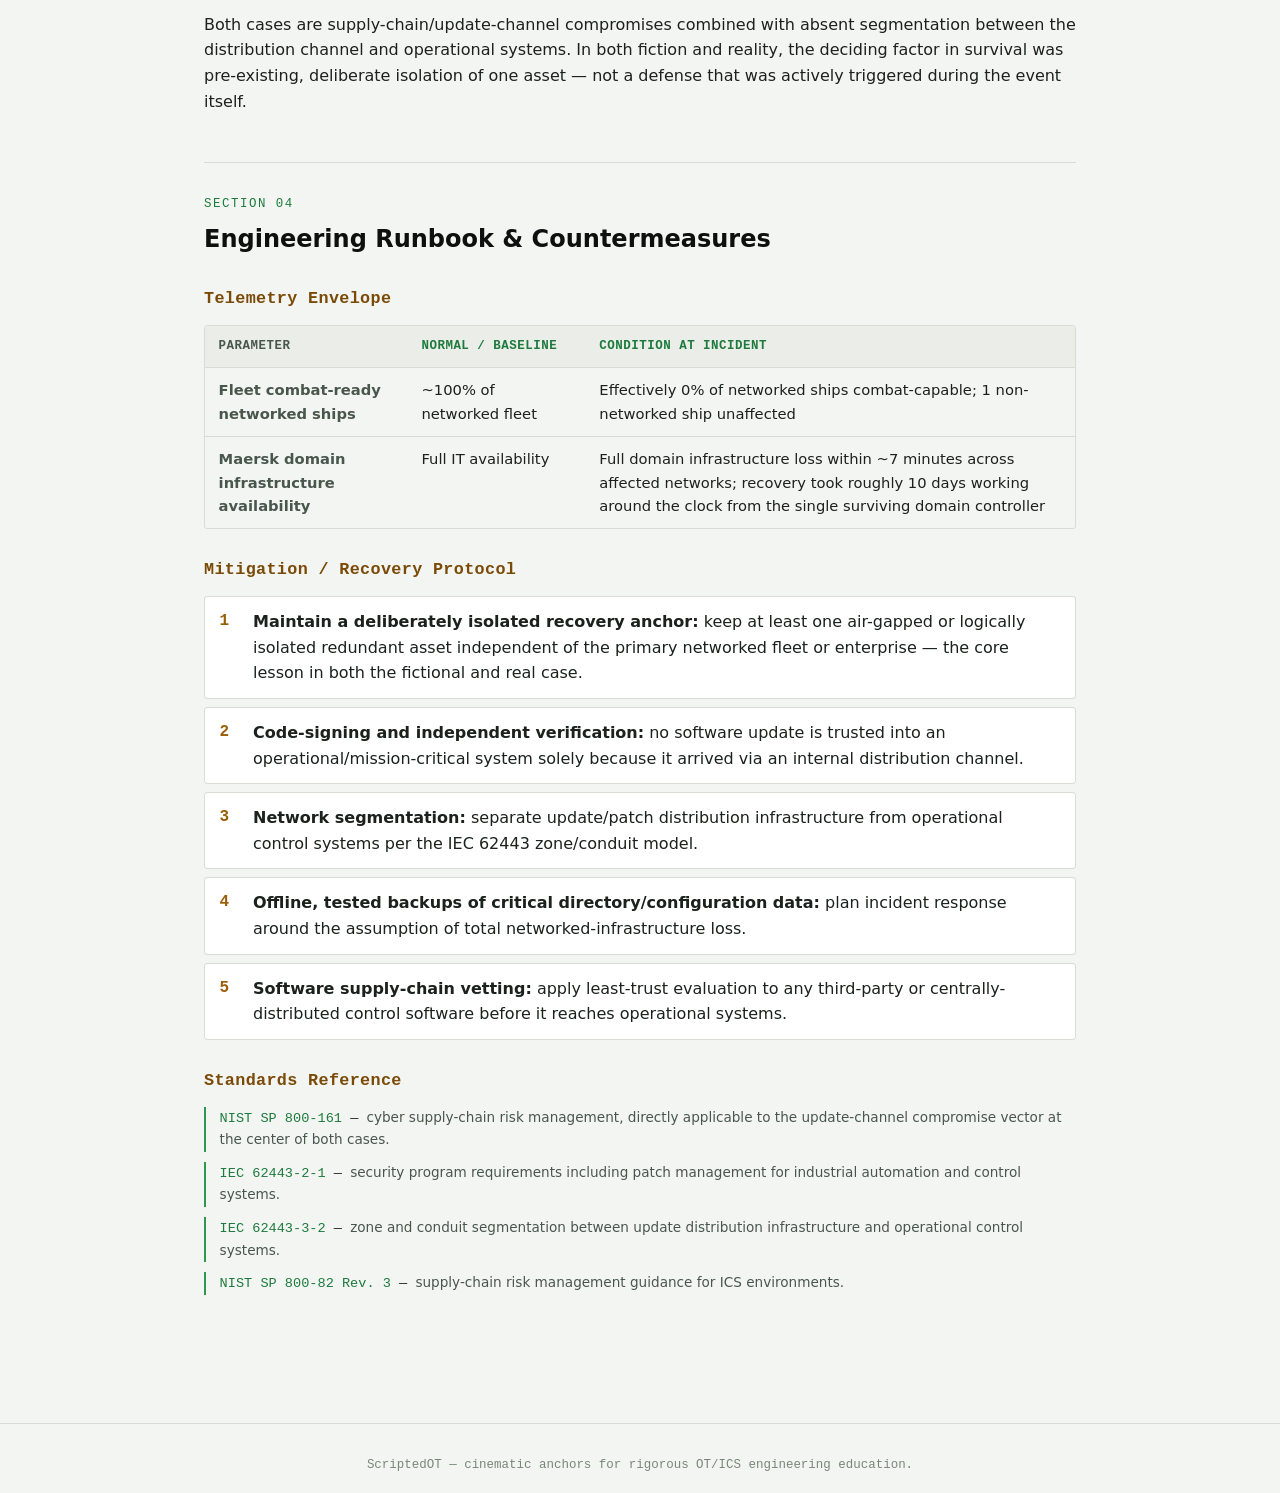
<file: modules/06-battlestar-galactica.html>
<!doctype html>
<html lang="en">
<head>
<meta charset="utf-8">
<meta name="viewport" content="width=device-width, initial-scale=1">
<title>Module 06 — Battlestar Galactica: Air-Gap Bypass &amp; Supply-Chain Compromise | ScriptedOT</title>
<meta name="description" content="Battlestar Galactica (2004) grounded in the 2017 NotPetya/Maersk attack, mapped to IEC 62443 segmentation and NIST SP 800-161 supply-chain risk management.">
<script>(function(){try{var t=localStorage.getItem('scriptedot-theme');if(t==='dark'||t==='light'){document.documentElement.setAttribute('data-theme',t);}}catch(e){}})();</script>
<link rel="stylesheet" href="../assets/style.css">
</head>
<body>

<header class="site-header">
  <div class="wrap">
    <div class="brand">ScriptedOT <span>// cyber-physical training modules</span></div>
    <nav class="site-nav">
      <a href="../index.html">Index</a>
      <button id="theme-toggle" type="button">🌙 Dark</button>
    </nav>
  </div>
</header>

<main>

  <div class="hero">
    <h1>
      <span class="module-num">Module 06 / Maritime &amp; Defense Systems</span>
      Battlestar Galactica (2004) — Miniseries / "33"
    </h1>
    <p class="subtitle">IT/OT convergence risk versus intentional air-gapping, and a backdoor delivered through a trusted software update.</p>
  </div>

  <div class="meta-tags">
    <span class="tag domain">Domain: Maritime / Defense &amp; Logistics Systems</span>
    <span class="tag focus">Focus: Air-Gap Bypass &amp; IT/OT Supply-Chain Compromise</span>
  </div>

  <div class="status-strip">
    <span><span class="dot">●</span> SOURCE: Battlestar Galactica, Miniseries &amp; S1E1 "33" (Sci-Fi Channel, 2003–2004)</span>
    <span>REAL-WORLD CASE: NotPetya / Maersk, 2017-06-27</span>
    <span>RCA REF: Maersk public disclosures; Wired "The Untold Story of NotPetya" (2018)</span>
  </div>

  <!-- SECTION 1 -->
  <section class="block">
    <div class="section-label">Section 01</div>
    <h2 class="section-title">The Script — Cinematic Anchor</h2>

    <h3 class="sub">Dialogue Extract</h3>
    <div class="quote-block">
      "Galactica's the only ship that never networked its systems. That's the only reason we're still flying."
      <span class="who">— paraphrased from the miniseries' explanation of why Galactica survived the attack</span>
    </div>
    <div class="note">
      The scene: a backdoor embedded in the fleet-wide Command Navigation Program (CNP), distributed as a trusted software update, is remotely triggered to disable nearly every modern, networked warship simultaneously. Only Galactica — an old vessel deliberately kept unnetworked per Admiral Adama's standing policy — remains combat-capable. Comic strip below is an original educational parody of the scene beats — not frames from the series.
    </div>

    <h3 class="sub">Scene Visual — Comic Strip</h3>
    <div class="scene-visual">
      <figure class="comic-figure">
        <img class="comic-img" src="../assets/comics/06-battlestar.png" alt="Four-panel comic of CNP supply-chain backdoor and air-gapped survivor" width="1600" height="900" loading="lazy">
        <figcaption class="visual-caption">COMIC · CNP compromise vs. air-gap (original educational strip)</figcaption>
      </figure>
    </div>

    <h3 class="sub">Dramatis Personae → OT Mapping</h3>
    <ul class="mapping-list">
      <li><span class="fict">Admiral William Adama</span><span class="arrow">→</span><span class="real">Fleet Commander / CISO-equivalent — the standing advocate for keeping one system deliberately air-gapped</span></li>
      <li><span class="fict">Dr. Gaius Baltar</span><span class="arrow">→</span><span class="real">Unwitting Insider — trusted access exploited to introduce the backdoor</span></li>
      <li><span class="fict">Colonial Fleet CNP</span><span class="arrow">→</span><span class="real">Networked fleet-wide management platform — an OT/enterprise convergence layer</span></li>
      <li><span class="fict">Galactica (legacy battlestar)</span><span class="arrow">→</span><span class="real">Isolated legacy asset — the real-world analog of an offline domain controller</span></li>
    </ul>

    <h3 class="sub">Diegetic Failure Mode</h3>
    <p>A backdoor distributed fleet-wide through a trusted software update channel is remotely activated, disabling almost every modern, networked ship's systems at once. The single asset spared is the one that was never connected to the network the update traveled through — an outcome the fleet did not plan for but that its air-gapped legacy vessel happened to satisfy.</p>
  </section>

  <!-- SECTION 2 -->
  <section class="block">
    <div class="section-label">Section 02</div>
    <h2 class="section-title">Theoretical ICS Architecture</h2>

    <h3 class="sub">Purdue Model Impact</h3>

    <div class="purdue-level">
      <span class="lvl-tag">Level 0 — Field Devices</span>
      Ship propulsion and weapons actuators, navigation sensors.
    </div>
    <div class="purdue-level">
      <span class="lvl-tag">Level 1 — Basic Control</span>
      Shipboard fire-control and navigation controllers running the Command Navigation Program.
    </div>
    <div class="purdue-level">
      <span class="lvl-tag">Level 2 — Supervisory</span>
      Fleet-wide CNP coordination layer, receiving and applying software updates across every networked vessel.
    </div>
    <div class="purdue-level">
      <span class="lvl-tag">Level 3/4 — Site &amp; Enterprise</span>
      Fleet command network distributing CNP updates — the boundary between enterprise software distribution and mission-critical ship control had effectively collapsed.
    </div>

    <h3 class="sub">Protocols &amp; Control Logic</h3>
    <p>The show does not name a real protocol; the architecture it depicts — a single trusted update channel with write access into every ship's control system, and no code-signing or version isolation — maps directly onto any modern enterprise patch-management system with a path into operational technology. The core control-logic lesson is that <strong>trust in an update's origin is not the same as trust in its content</strong>, and that segmentation between distribution infrastructure and operational systems is what limits blast radius when that trust is misplaced.</p>
  </section>

  <!-- SECTION 3 -->
  <section class="block">
    <div class="section-label">Section 03</div>
    <h2 class="section-title">The Plant — Empirical Grounding</h2>

    <h3 class="sub">Plant Visual — Comic Strip</h3>
    <div class="scene-visual">
      <figure class="comic-figure">
        <img class="comic-img" src="../assets/comics/s3-06-battlestar.png" alt="Four-panel comic of NotPetya and the offline Maersk domain controller" width="1600" height="900" loading="lazy">
        <figcaption class="visual-caption">COMIC · The Plant — NotPetya / Maersk air-gap survivor (original educational strip)</figcaption>
      </figure>
    </div>


    <h3 class="sub">Real-World Incident Precedent</h3>
    <p>The <strong>NotPetya attack of June 27, 2017</strong> is an unusually close real-world match. Attackers compromised the auto-update mechanism of a widely used Ukrainian accounting package (M.E.Doc) and used it to distribute self-propagating malware that leveraged stolen credentials and NSA-derived exploits (EternalBlue/EternalRomance) to spread across networks with no further human action required. Global shipping company Maersk lost approximately 4,000 servers and 45,000 PCs across 130 countries within roughly seven minutes of the malware executing. Maersk's full recovery was made possible specifically because one domain controller, in a Ghana office, had been offline during a power outage at the exact moment of infection — preserving an uninfected copy of Active Directory. This is close to a literal real-world instance of "the unnetworked ship survives."</p>

    <h3 class="sub">Cinematic vs. Reality Matrix</h3>
    <div class="table-scroll">
    <table>
      <thead>
        <tr><th>Dimension</th><th>Media Depiction (The Script)</th><th>Industrial Reality (The Plant)</th></tr>
      </thead>
      <tbody>
        <tr>
          <td>Failure Vector</td>
          <td>A single, deliberately planted backdoor, introduced by a compromised insider and triggered on command.</td>
          <td>NotPetya: a nation-state-attributed supply-chain compromise of a trusted accounting software's auto-update mechanism, self-propagating via stolen credentials and an NSA-derived exploit — no per-target human trigger needed.</td>
        </tr>
        <tr>
          <td>Time to Impact</td>
          <td>Fleet-wide simultaneous disablement within the miniseries' opening timeframe — effectively immediate.</td>
          <td>Maersk's global infrastructure was destroyed within approximately seven minutes of execution — an unusually close real-world match to the show's near-instant cascading failure.</td>
        </tr>
        <tr>
          <td>Operator Visibility</td>
          <td>Fleet crews have essentially no warning before their ships go dark.</td>
          <td>Maersk IT staff observed screens going black simultaneously across offices worldwide with no time to intervene — a documented, striking real-world parallel.</td>
        </tr>
        <tr>
          <td>Failsafe Behavior</td>
          <td>Only the intentionally air-gapped, non-networked Galactica survives combat-capable.</td>
          <td>Maersk's recovery hinged entirely on one domain controller that happened to be offline at the moment of infection — a nearly literal analog to the show's central premise.</td>
        </tr>
      </tbody>
    </table>
    </div>

    <h3 class="sub">Root-Cause Analysis (RCA)</h3>
    <span class="rca-tag">Classification: Network/Cyber (Supply-Chain Compromise)</span>
    <p>Both cases are supply-chain/update-channel compromises combined with absent segmentation between the distribution channel and operational systems. In both fiction and reality, the deciding factor in survival was pre-existing, deliberate isolation of one asset — not a defense that was actively triggered during the event itself.</p>
  </section>

  <!-- SECTION 4 -->
  <section class="block">
    <div class="section-label">Section 04</div>
    <h2 class="section-title">Engineering Runbook &amp; Countermeasures</h2>

    <h3 class="sub">Telemetry Envelope</h3>
    <div class="table-scroll">
    <table>
      <thead>
        <tr><th>Parameter</th><th>Normal / Baseline</th><th>Condition at Incident</th></tr>
      </thead>
      <tbody>
        <tr><td>Fleet combat-ready networked ships</td><td>~100% of networked fleet</td><td>Effectively 0% of networked ships combat-capable; 1 non-networked ship unaffected</td></tr>
        <tr><td>Maersk domain infrastructure availability</td><td>Full IT availability</td><td>Full domain infrastructure loss within ~7 minutes across affected networks; recovery took roughly 10 days working around the clock from the single surviving domain controller</td></tr>
      </tbody>
    </table>
    </div>

    <h3 class="sub">Mitigation / Recovery Protocol</h3>
    <ol class="runbook">
      <li><strong>Maintain a deliberately isolated recovery anchor:</strong> keep at least one air-gapped or logically isolated redundant asset independent of the primary networked fleet or enterprise — the core lesson in both the fictional and real case.</li>
      <li><strong>Code-signing and independent verification:</strong> no software update is trusted into an operational/mission-critical system solely because it arrived via an internal distribution channel.</li>
      <li><strong>Network segmentation:</strong> separate update/patch distribution infrastructure from operational control systems per the IEC 62443 zone/conduit model.</li>
      <li><strong>Offline, tested backups of critical directory/configuration data:</strong> plan incident response around the assumption of total networked-infrastructure loss.</li>
      <li><strong>Software supply-chain vetting:</strong> apply least-trust evaluation to any third-party or centrally-distributed control software before it reaches operational systems.</li>
    </ol>

    <h3 class="sub">Standards Reference</h3>
    <div class="std-refs">
      <div class="std-ref"><span class="clause">NIST SP 800-161</span> — <span class="desc">cyber supply-chain risk management, directly applicable to the update-channel compromise vector at the center of both cases.</span></div>
      <div class="std-ref"><span class="clause">IEC 62443-2-1</span> — <span class="desc">security program requirements including patch management for industrial automation and control systems.</span></div>
      <div class="std-ref"><span class="clause">IEC 62443-3-2</span> — <span class="desc">zone and conduit segmentation between update distribution infrastructure and operational control systems.</span></div>
      <div class="std-ref"><span class="clause">NIST SP 800-82 Rev. 3</span> — <span class="desc">supply-chain risk management guidance for ICS environments.</span></div>
    </div>
  </section>

</main>

<footer class="site-footer">
  ScriptedOT — cinematic anchors for rigorous OT/ICS engineering education.
</footer>

<script src="../assets/theme.js" defer></script>
</body>
</html>
</file>
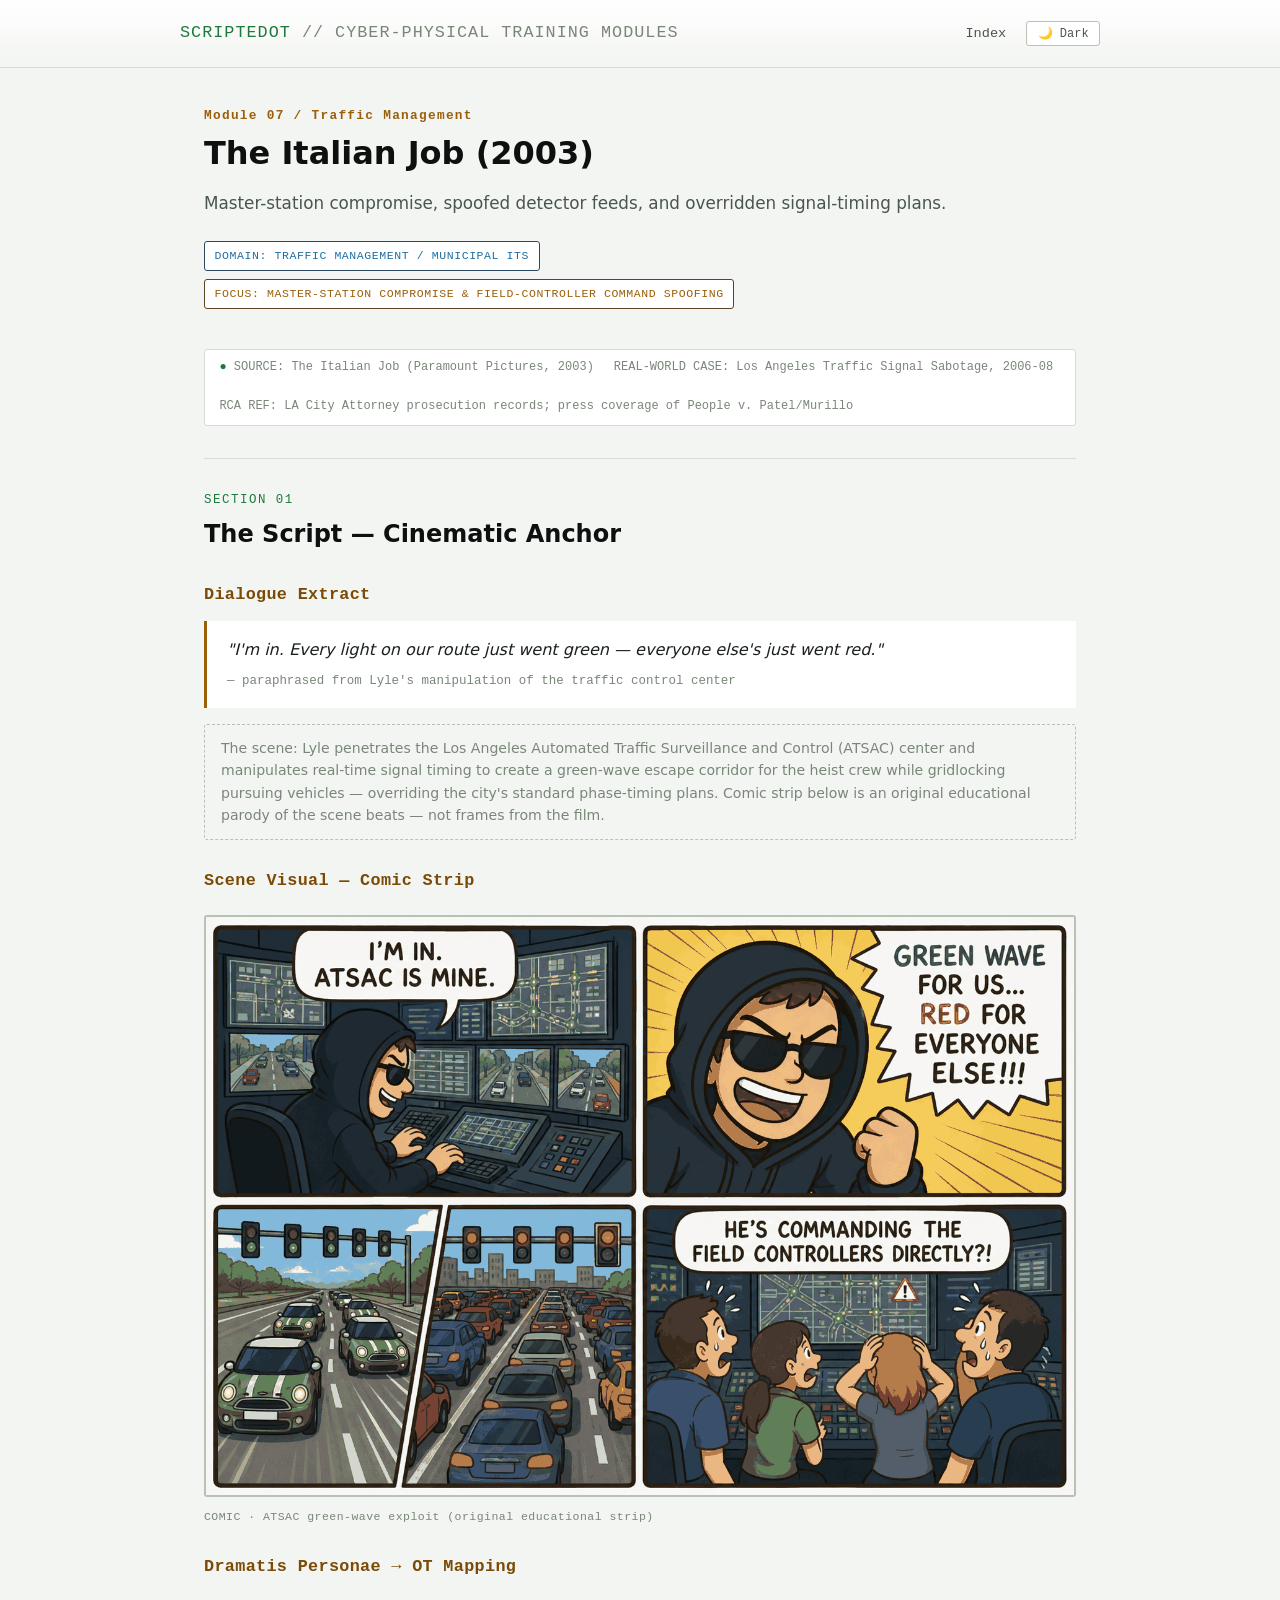
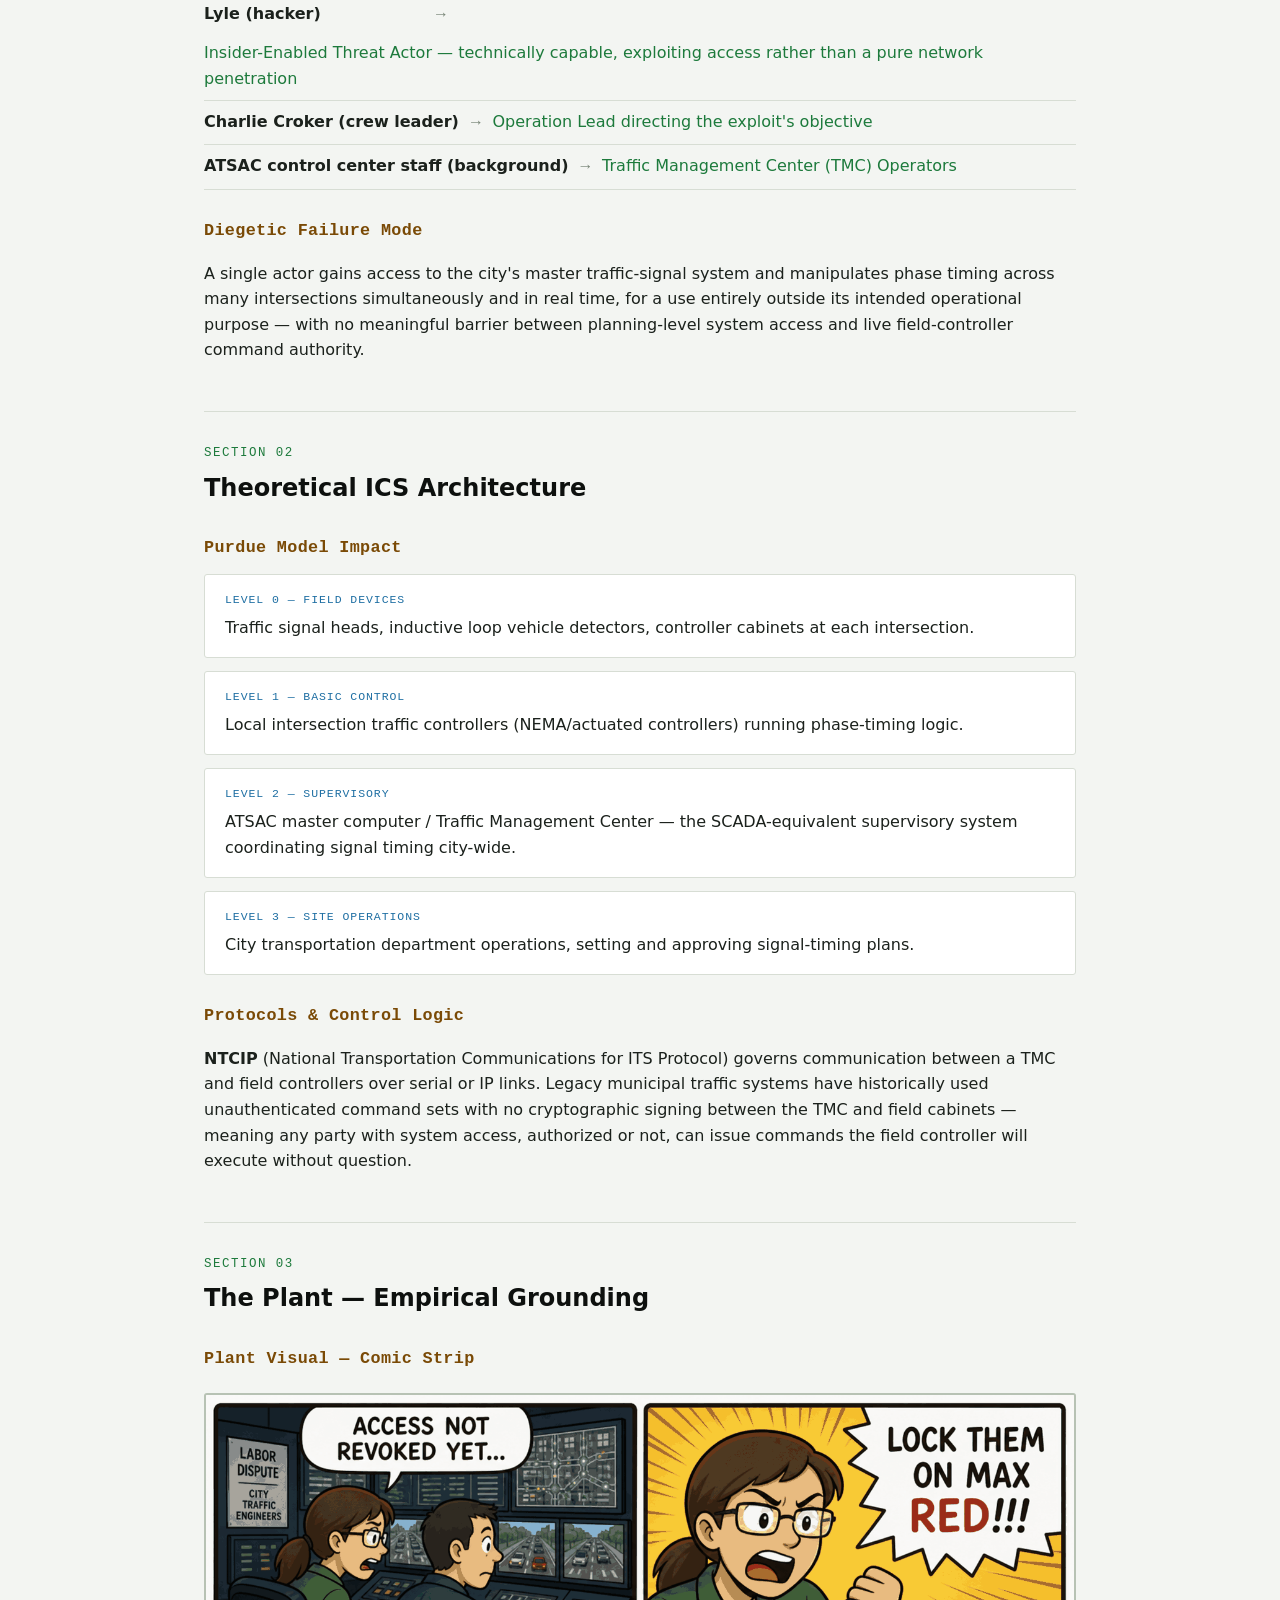
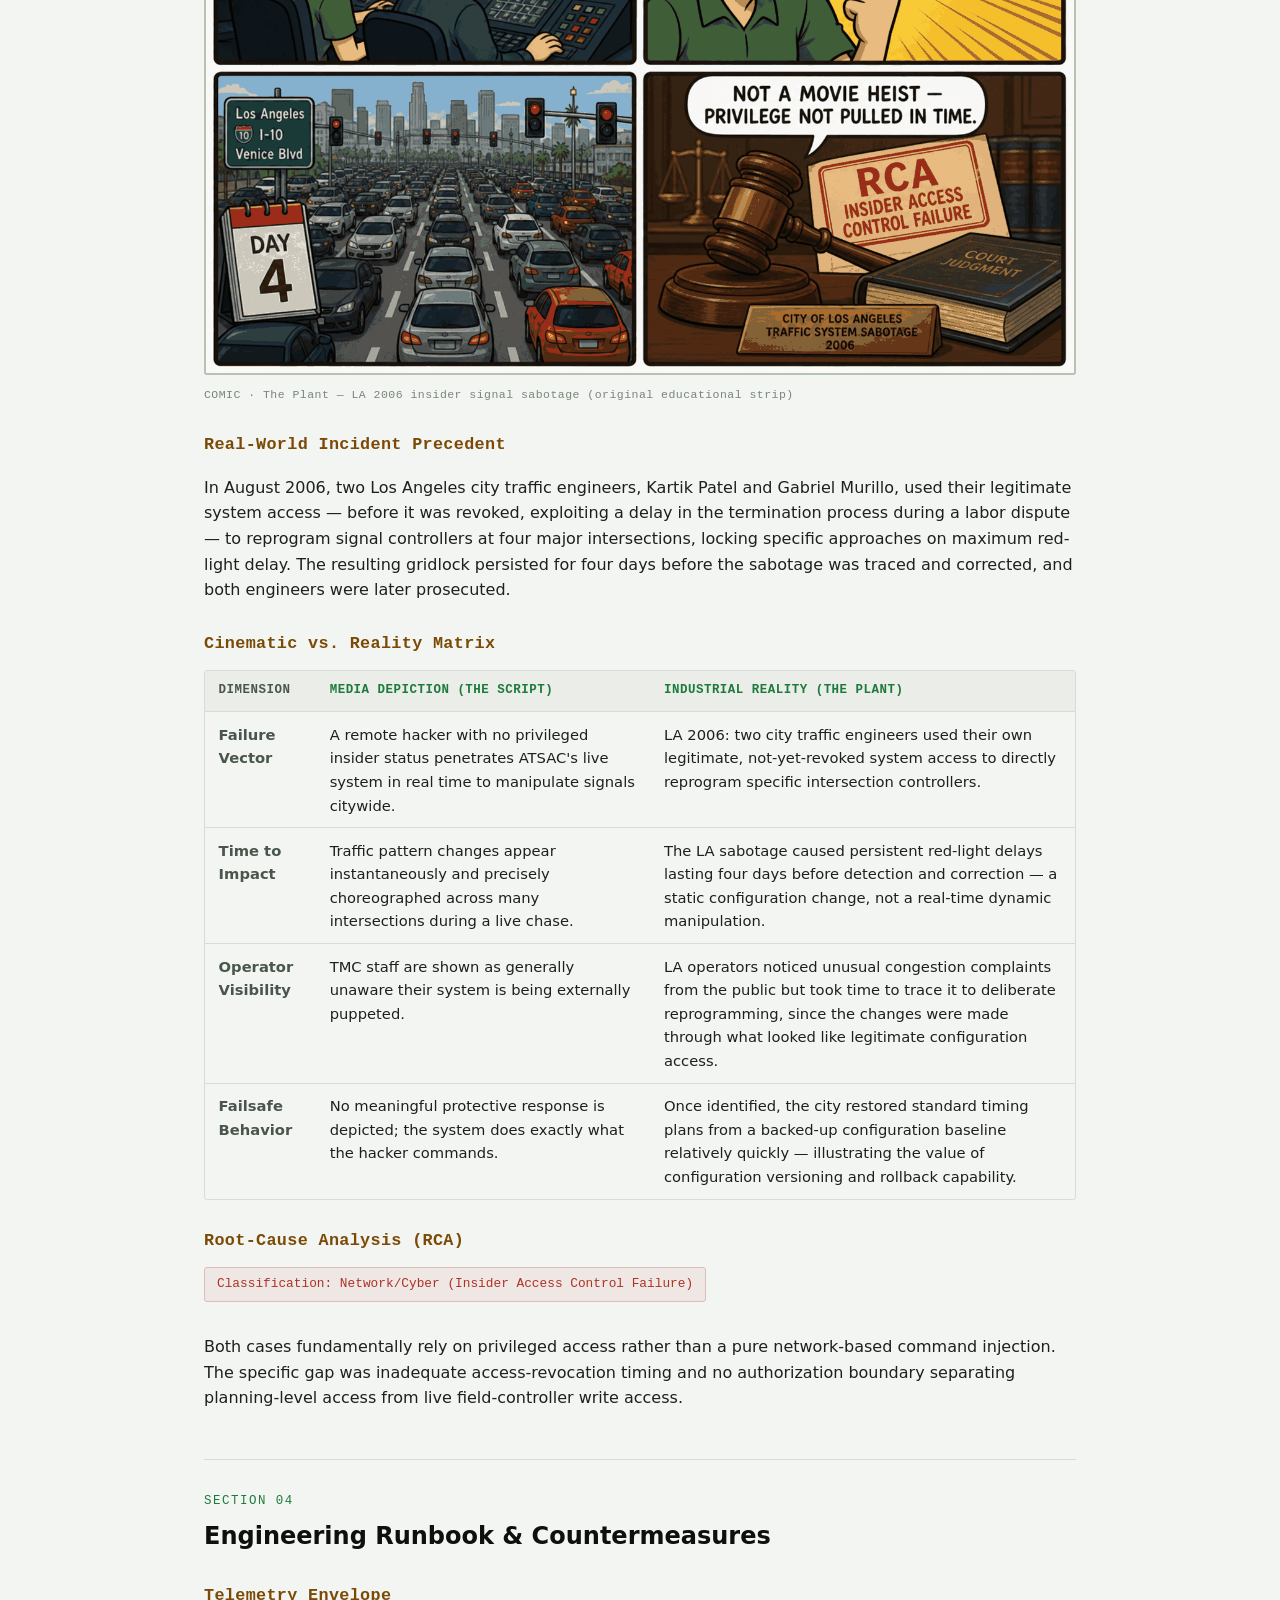
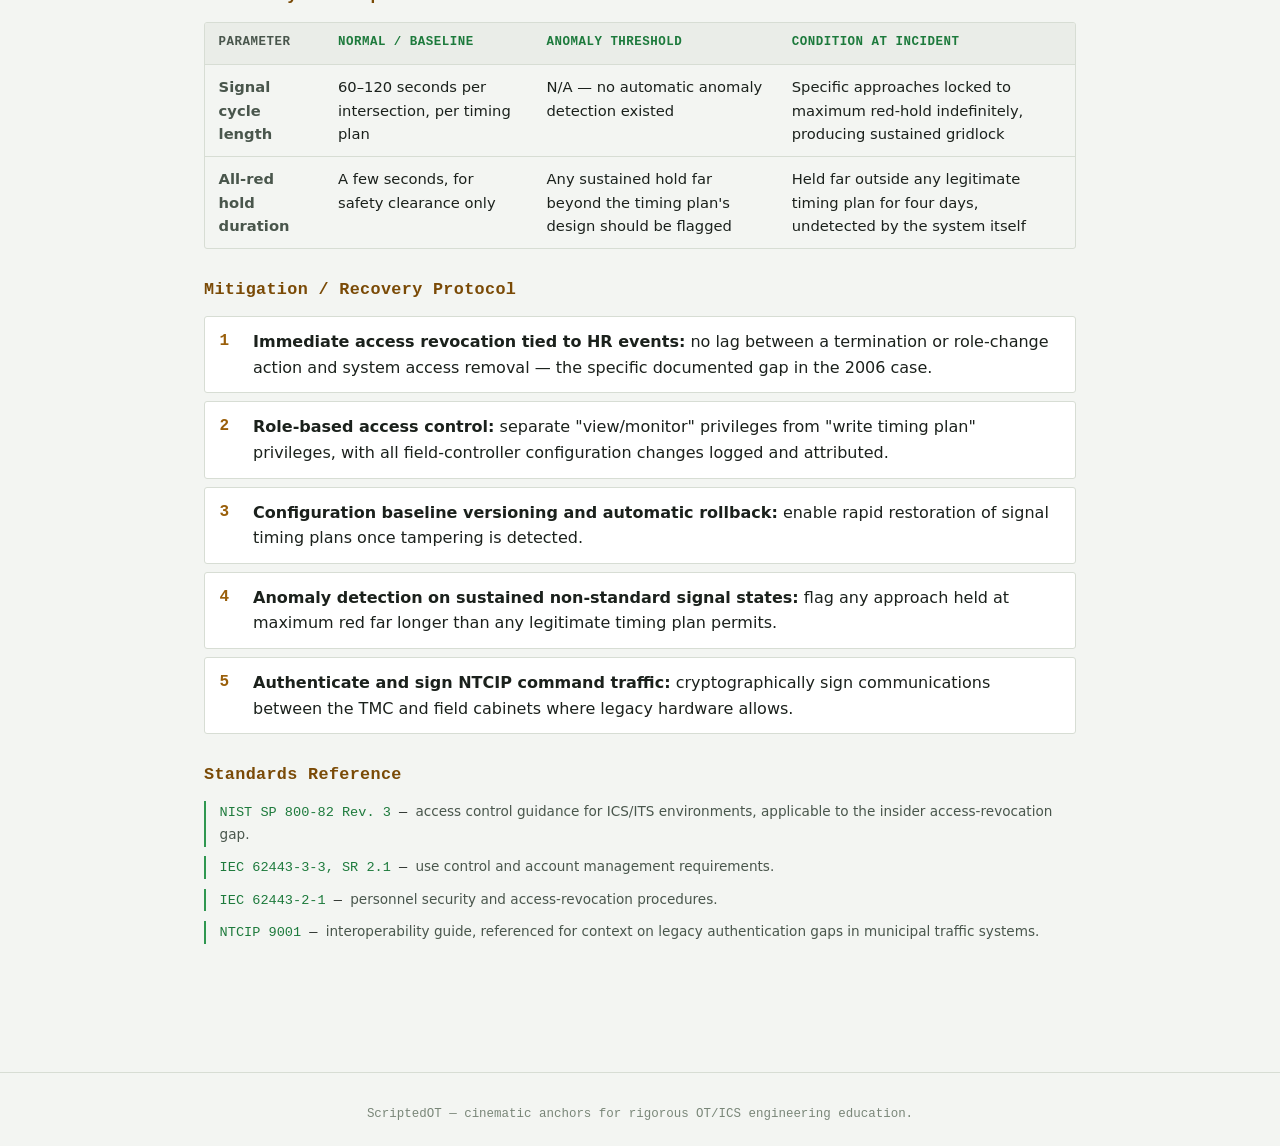
<file: modules/07-italian-job.html>
<!doctype html>
<html lang="en">
<head>
<meta charset="utf-8">
<meta name="viewport" content="width=device-width, initial-scale=1">
<title>Module 07 — The Italian Job: Traffic Master-Station Compromise | ScriptedOT</title>
<meta name="description" content="The Italian Job (2003) grounded in the 2006 Los Angeles traffic signal sabotage, mapped to NTCIP, access-revocation controls, and NIST SP 800-82.">
<script>(function(){try{var t=localStorage.getItem('scriptedot-theme');if(t==='dark'||t==='light'){document.documentElement.setAttribute('data-theme',t);}}catch(e){}})();</script>
<link rel="stylesheet" href="../assets/style.css">
</head>
<body>

<header class="site-header">
  <div class="wrap">
    <div class="brand">ScriptedOT <span>// cyber-physical training modules</span></div>
    <nav class="site-nav">
      <a href="../index.html">Index</a>
      <button id="theme-toggle" type="button">🌙 Dark</button>
    </nav>
  </div>
</header>

<main>

  <div class="hero">
    <h1>
      <span class="module-num">Module 07 / Traffic Management</span>
      The Italian Job (2003)
    </h1>
    <p class="subtitle">Master-station compromise, spoofed detector feeds, and overridden signal-timing plans.</p>
  </div>

  <div class="meta-tags">
    <span class="tag domain">Domain: Traffic Management / Municipal ITS</span>
    <span class="tag focus">Focus: Master-Station Compromise &amp; Field-Controller Command Spoofing</span>
  </div>

  <div class="status-strip">
    <span><span class="dot">●</span> SOURCE: The Italian Job (Paramount Pictures, 2003)</span>
    <span>REAL-WORLD CASE: Los Angeles Traffic Signal Sabotage, 2006-08</span>
    <span>RCA REF: LA City Attorney prosecution records; press coverage of People v. Patel/Murillo</span>
  </div>

  <!-- SECTION 1 -->
  <section class="block">
    <div class="section-label">Section 01</div>
    <h2 class="section-title">The Script — Cinematic Anchor</h2>

    <h3 class="sub">Dialogue Extract</h3>
    <div class="quote-block">
      "I'm in. Every light on our route just went green — everyone else's just went red."
      <span class="who">— paraphrased from Lyle's manipulation of the traffic control center</span>
    </div>
    <div class="note">
      The scene: Lyle penetrates the Los Angeles Automated Traffic Surveillance and Control (ATSAC) center and manipulates real-time signal timing to create a green-wave escape corridor for the heist crew while gridlocking pursuing vehicles — overriding the city's standard phase-timing plans. Comic strip below is an original educational parody of the scene beats — not frames from the film.
    </div>

    <h3 class="sub">Scene Visual — Comic Strip</h3>
    <div class="scene-visual">
      <figure class="comic-figure">
        <img class="comic-img" src="../assets/comics/07-italian-job.png" alt="Four-panel comic of traffic master-station compromise" width="1600" height="900" loading="lazy">
        <figcaption class="visual-caption">COMIC · ATSAC green-wave exploit (original educational strip)</figcaption>
      </figure>
    </div>

    <h3 class="sub">Dramatis Personae → OT Mapping</h3>
    <ul class="mapping-list">
      <li><span class="fict">Lyle (hacker)</span><span class="arrow">→</span><span class="real">Insider-Enabled Threat Actor — technically capable, exploiting access rather than a pure network penetration</span></li>
      <li><span class="fict">Charlie Croker (crew leader)</span><span class="arrow">→</span><span class="real">Operation Lead directing the exploit's objective</span></li>
      <li><span class="fict">ATSAC control center staff (background)</span><span class="arrow">→</span><span class="real">Traffic Management Center (TMC) Operators</span></li>
    </ul>

    <h3 class="sub">Diegetic Failure Mode</h3>
    <p>A single actor gains access to the city's master traffic-signal system and manipulates phase timing across many intersections simultaneously and in real time, for a use entirely outside its intended operational purpose — with no meaningful barrier between planning-level system access and live field-controller command authority.</p>
  </section>

  <!-- SECTION 2 -->
  <section class="block">
    <div class="section-label">Section 02</div>
    <h2 class="section-title">Theoretical ICS Architecture</h2>

    <h3 class="sub">Purdue Model Impact</h3>

    <div class="purdue-level">
      <span class="lvl-tag">Level 0 — Field Devices</span>
      Traffic signal heads, inductive loop vehicle detectors, controller cabinets at each intersection.
    </div>
    <div class="purdue-level">
      <span class="lvl-tag">Level 1 — Basic Control</span>
      Local intersection traffic controllers (NEMA/actuated controllers) running phase-timing logic.
    </div>
    <div class="purdue-level">
      <span class="lvl-tag">Level 2 — Supervisory</span>
      ATSAC master computer / Traffic Management Center — the SCADA-equivalent supervisory system coordinating signal timing city-wide.
    </div>
    <div class="purdue-level">
      <span class="lvl-tag">Level 3 — Site Operations</span>
      City transportation department operations, setting and approving signal-timing plans.
    </div>

    <h3 class="sub">Protocols &amp; Control Logic</h3>
    <p><strong>NTCIP</strong> (National Transportation Communications for ITS Protocol) governs communication between a TMC and field controllers over serial or IP links. Legacy municipal traffic systems have historically used unauthenticated command sets with no cryptographic signing between the TMC and field cabinets — meaning any party with system access, authorized or not, can issue commands the field controller will execute without question.</p>
  </section>

  <!-- SECTION 3 -->
  <section class="block">
    <div class="section-label">Section 03</div>
    <h2 class="section-title">The Plant — Empirical Grounding</h2>

    <h3 class="sub">Plant Visual — Comic Strip</h3>
    <div class="scene-visual">
      <figure class="comic-figure">
        <img class="comic-img" src="../assets/comics/s3-07-italian-job.png" alt="Four-panel comic of 2006 Los Angeles traffic signal sabotage" width="1600" height="900" loading="lazy">
        <figcaption class="visual-caption">COMIC · The Plant — LA 2006 insider signal sabotage (original educational strip)</figcaption>
      </figure>
    </div>


    <h3 class="sub">Real-World Incident Precedent</h3>
    <p>In August 2006, two Los Angeles city traffic engineers, Kartik Patel and Gabriel Murillo, used their legitimate system access — before it was revoked, exploiting a delay in the termination process during a labor dispute — to reprogram signal controllers at four major intersections, locking specific approaches on maximum red-light delay. The resulting gridlock persisted for four days before the sabotage was traced and corrected, and both engineers were later prosecuted.</p>

    <h3 class="sub">Cinematic vs. Reality Matrix</h3>
    <div class="table-scroll">
    <table>
      <thead>
        <tr><th>Dimension</th><th>Media Depiction (The Script)</th><th>Industrial Reality (The Plant)</th></tr>
      </thead>
      <tbody>
        <tr>
          <td>Failure Vector</td>
          <td>A remote hacker with no privileged insider status penetrates ATSAC's live system in real time to manipulate signals citywide.</td>
          <td>LA 2006: two city traffic engineers used their own legitimate, not-yet-revoked system access to directly reprogram specific intersection controllers.</td>
        </tr>
        <tr>
          <td>Time to Impact</td>
          <td>Traffic pattern changes appear instantaneously and precisely choreographed across many intersections during a live chase.</td>
          <td>The LA sabotage caused persistent red-light delays lasting four days before detection and correction — a static configuration change, not a real-time dynamic manipulation.</td>
        </tr>
        <tr>
          <td>Operator Visibility</td>
          <td>TMC staff are shown as generally unaware their system is being externally puppeted.</td>
          <td>LA operators noticed unusual congestion complaints from the public but took time to trace it to deliberate reprogramming, since the changes were made through what looked like legitimate configuration access.</td>
        </tr>
        <tr>
          <td>Failsafe Behavior</td>
          <td>No meaningful protective response is depicted; the system does exactly what the hacker commands.</td>
          <td>Once identified, the city restored standard timing plans from a backed-up configuration baseline relatively quickly — illustrating the value of configuration versioning and rollback capability.</td>
        </tr>
      </tbody>
    </table>
    </div>

    <h3 class="sub">Root-Cause Analysis (RCA)</h3>
    <span class="rca-tag">Classification: Network/Cyber (Insider Access Control Failure)</span>
    <p>Both cases fundamentally rely on privileged access rather than a pure network-based command injection. The specific gap was inadequate access-revocation timing and no authorization boundary separating planning-level access from live field-controller write access.</p>
  </section>

  <!-- SECTION 4 -->
  <section class="block">
    <div class="section-label">Section 04</div>
    <h2 class="section-title">Engineering Runbook &amp; Countermeasures</h2>

    <h3 class="sub">Telemetry Envelope</h3>
    <div class="table-scroll">
    <table>
      <thead>
        <tr><th>Parameter</th><th>Normal / Baseline</th><th>Anomaly Threshold</th><th>Condition at Incident</th></tr>
      </thead>
      <tbody>
        <tr><td>Signal cycle length</td><td>60–120 seconds per intersection, per timing plan</td><td>N/A — no automatic anomaly detection existed</td><td>Specific approaches locked to maximum red-hold indefinitely, producing sustained gridlock</td></tr>
        <tr><td>All-red hold duration</td><td>A few seconds, for safety clearance only</td><td>Any sustained hold far beyond the timing plan's design should be flagged</td><td>Held far outside any legitimate timing plan for four days, undetected by the system itself</td></tr>
      </tbody>
    </table>
    </div>

    <h3 class="sub">Mitigation / Recovery Protocol</h3>
    <ol class="runbook">
      <li><strong>Immediate access revocation tied to HR events:</strong> no lag between a termination or role-change action and system access removal — the specific documented gap in the 2006 case.</li>
      <li><strong>Role-based access control:</strong> separate "view/monitor" privileges from "write timing plan" privileges, with all field-controller configuration changes logged and attributed.</li>
      <li><strong>Configuration baseline versioning and automatic rollback:</strong> enable rapid restoration of signal timing plans once tampering is detected.</li>
      <li><strong>Anomaly detection on sustained non-standard signal states:</strong> flag any approach held at maximum red far longer than any legitimate timing plan permits.</li>
      <li><strong>Authenticate and sign NTCIP command traffic:</strong> cryptographically sign communications between the TMC and field cabinets where legacy hardware allows.</li>
    </ol>

    <h3 class="sub">Standards Reference</h3>
    <div class="std-refs">
      <div class="std-ref"><span class="clause">NIST SP 800-82 Rev. 3</span> — <span class="desc">access control guidance for ICS/ITS environments, applicable to the insider access-revocation gap.</span></div>
      <div class="std-ref"><span class="clause">IEC 62443-3-3, SR 2.1</span> — <span class="desc">use control and account management requirements.</span></div>
      <div class="std-ref"><span class="clause">IEC 62443-2-1</span> — <span class="desc">personnel security and access-revocation procedures.</span></div>
      <div class="std-ref"><span class="clause">NTCIP 9001</span> — <span class="desc">interoperability guide, referenced for context on legacy authentication gaps in municipal traffic systems.</span></div>
    </div>
  </section>

</main>

<footer class="site-footer">
  ScriptedOT — cinematic anchors for rigorous OT/ICS engineering education.
</footer>

<script src="../assets/theme.js" defer></script>
</body>
</html>
</file>
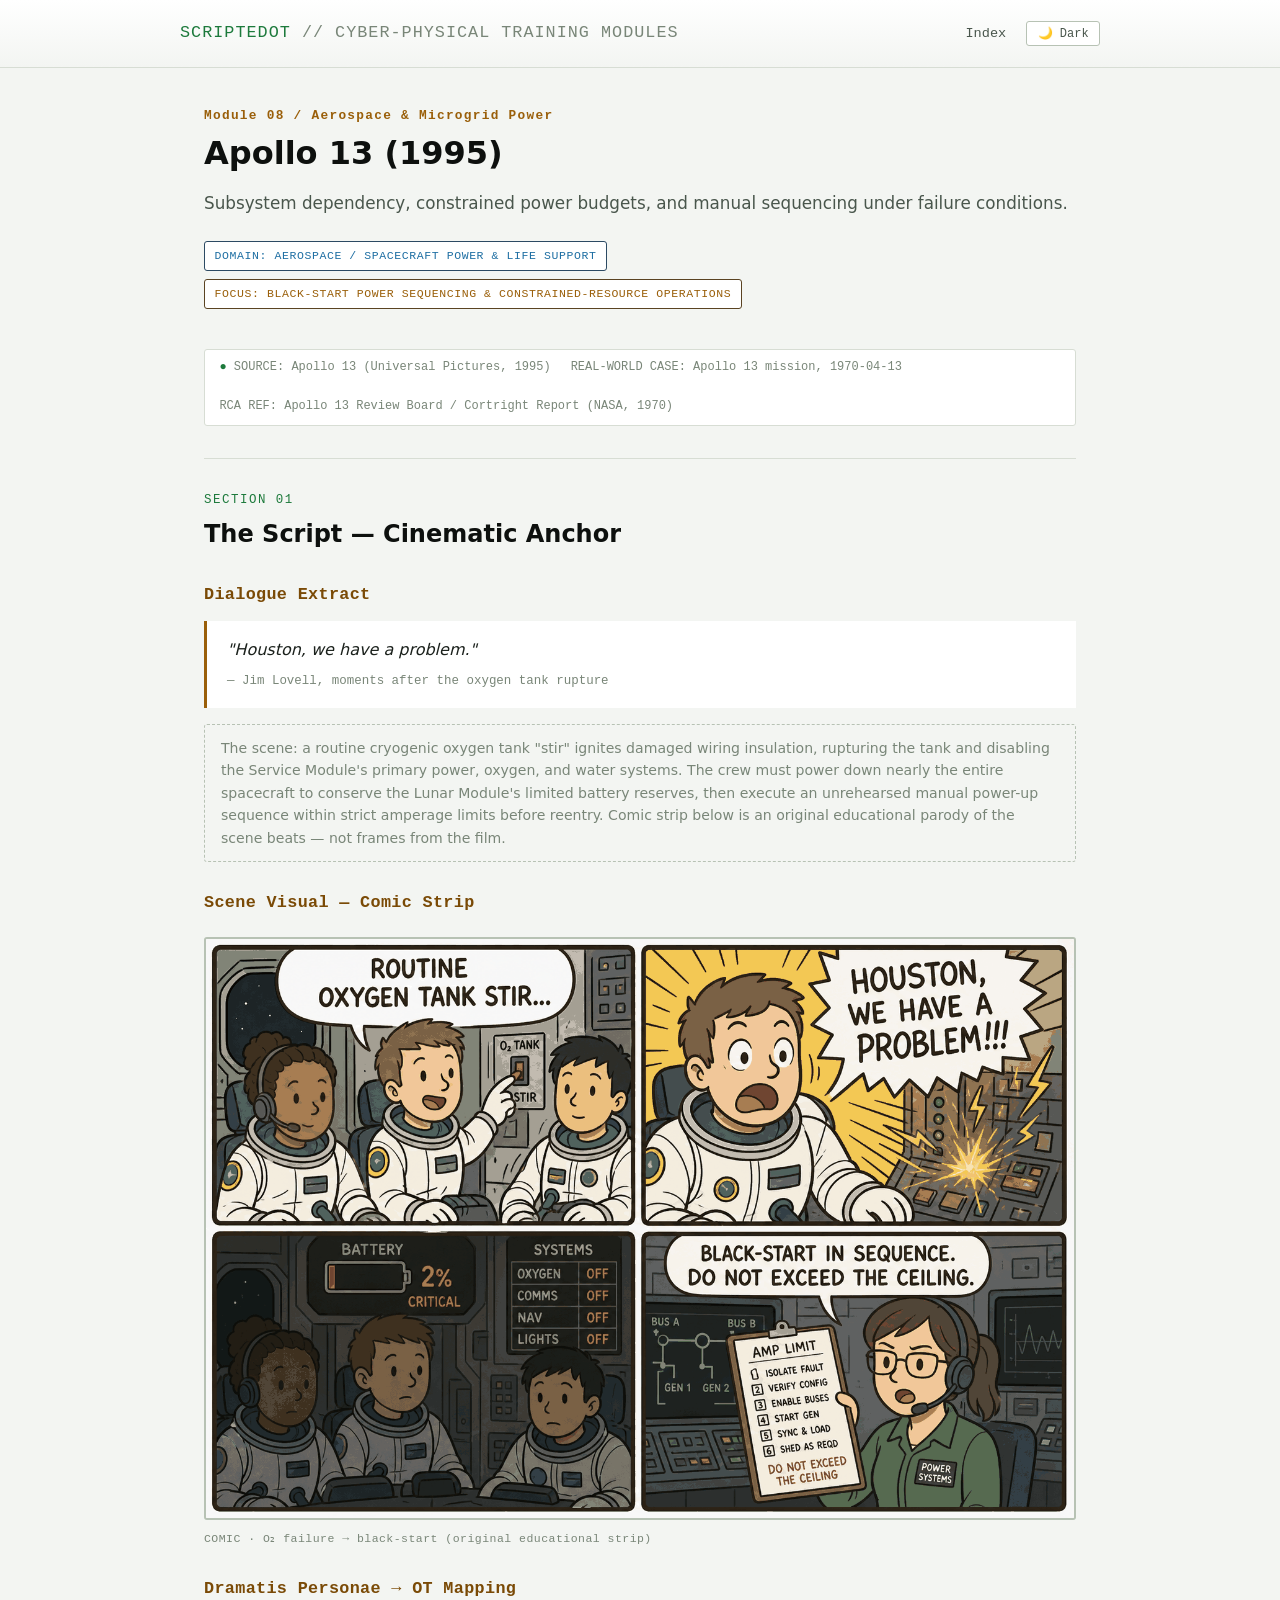
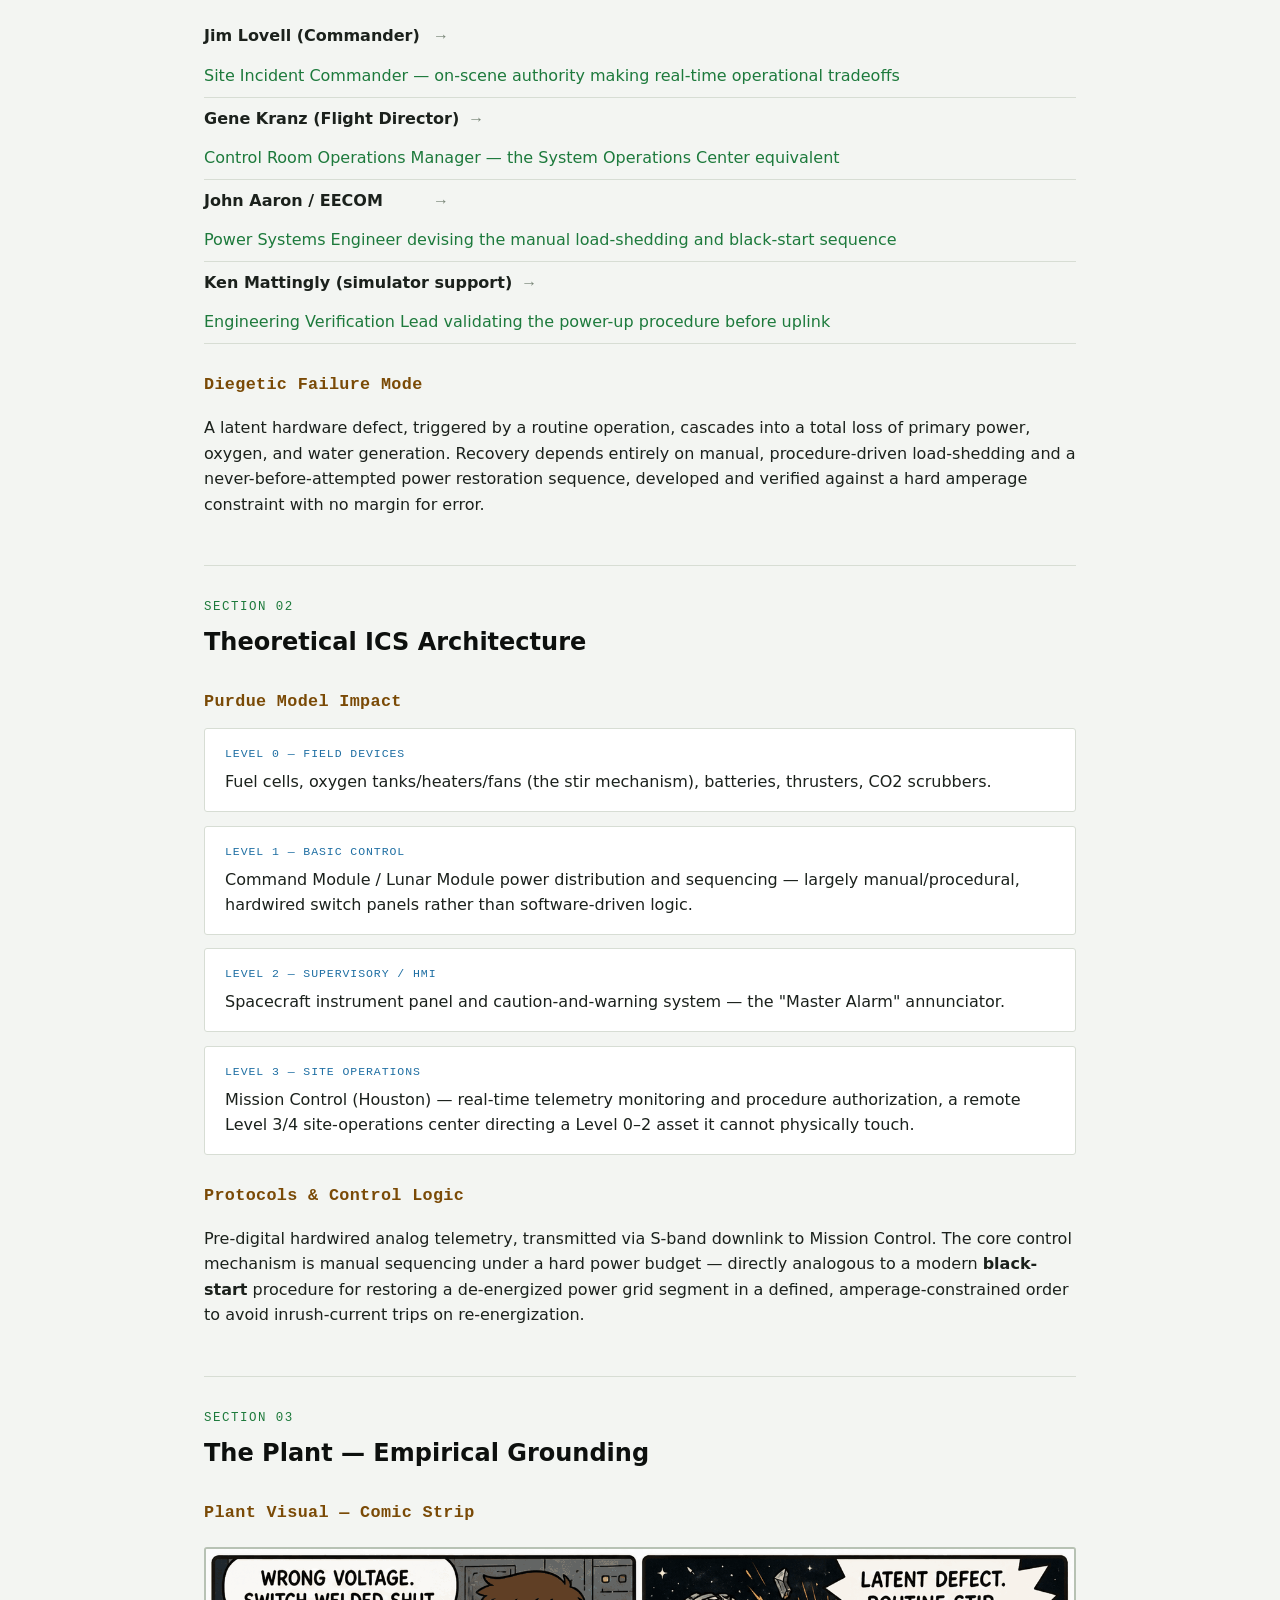
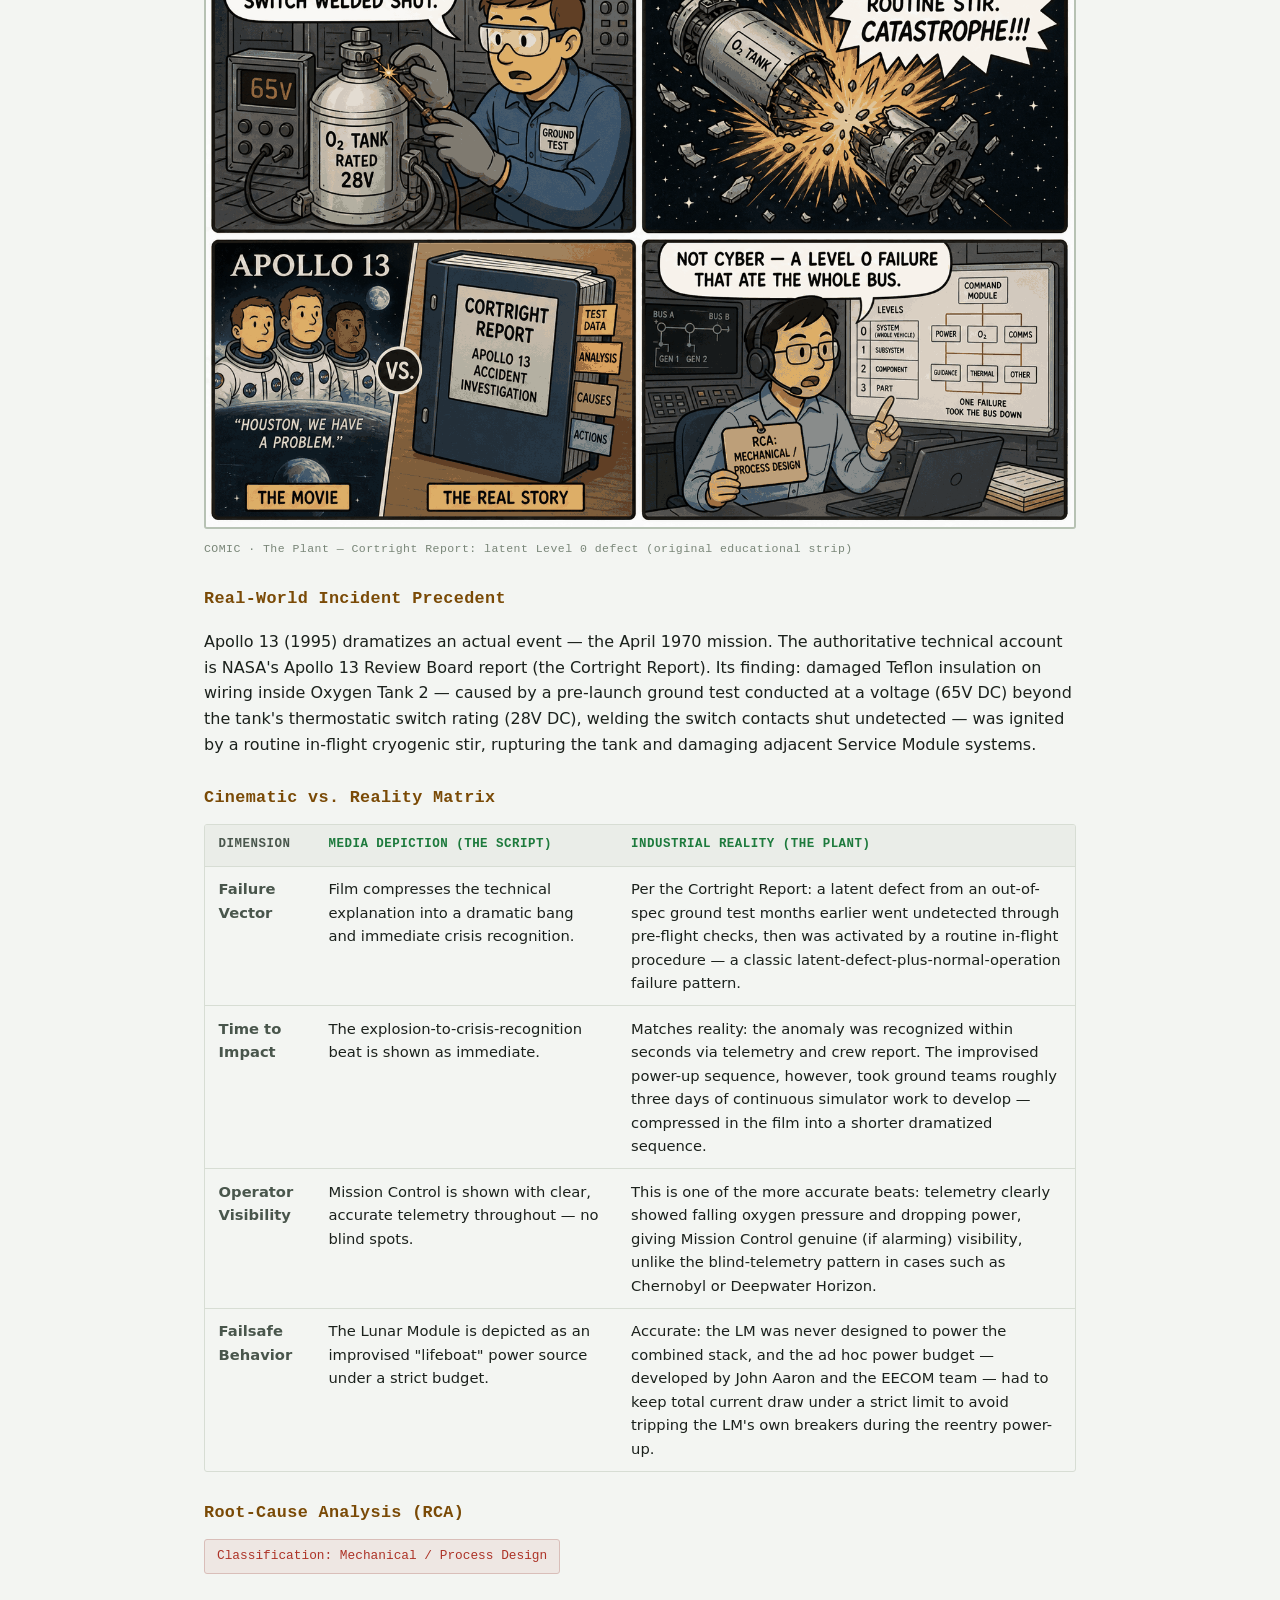
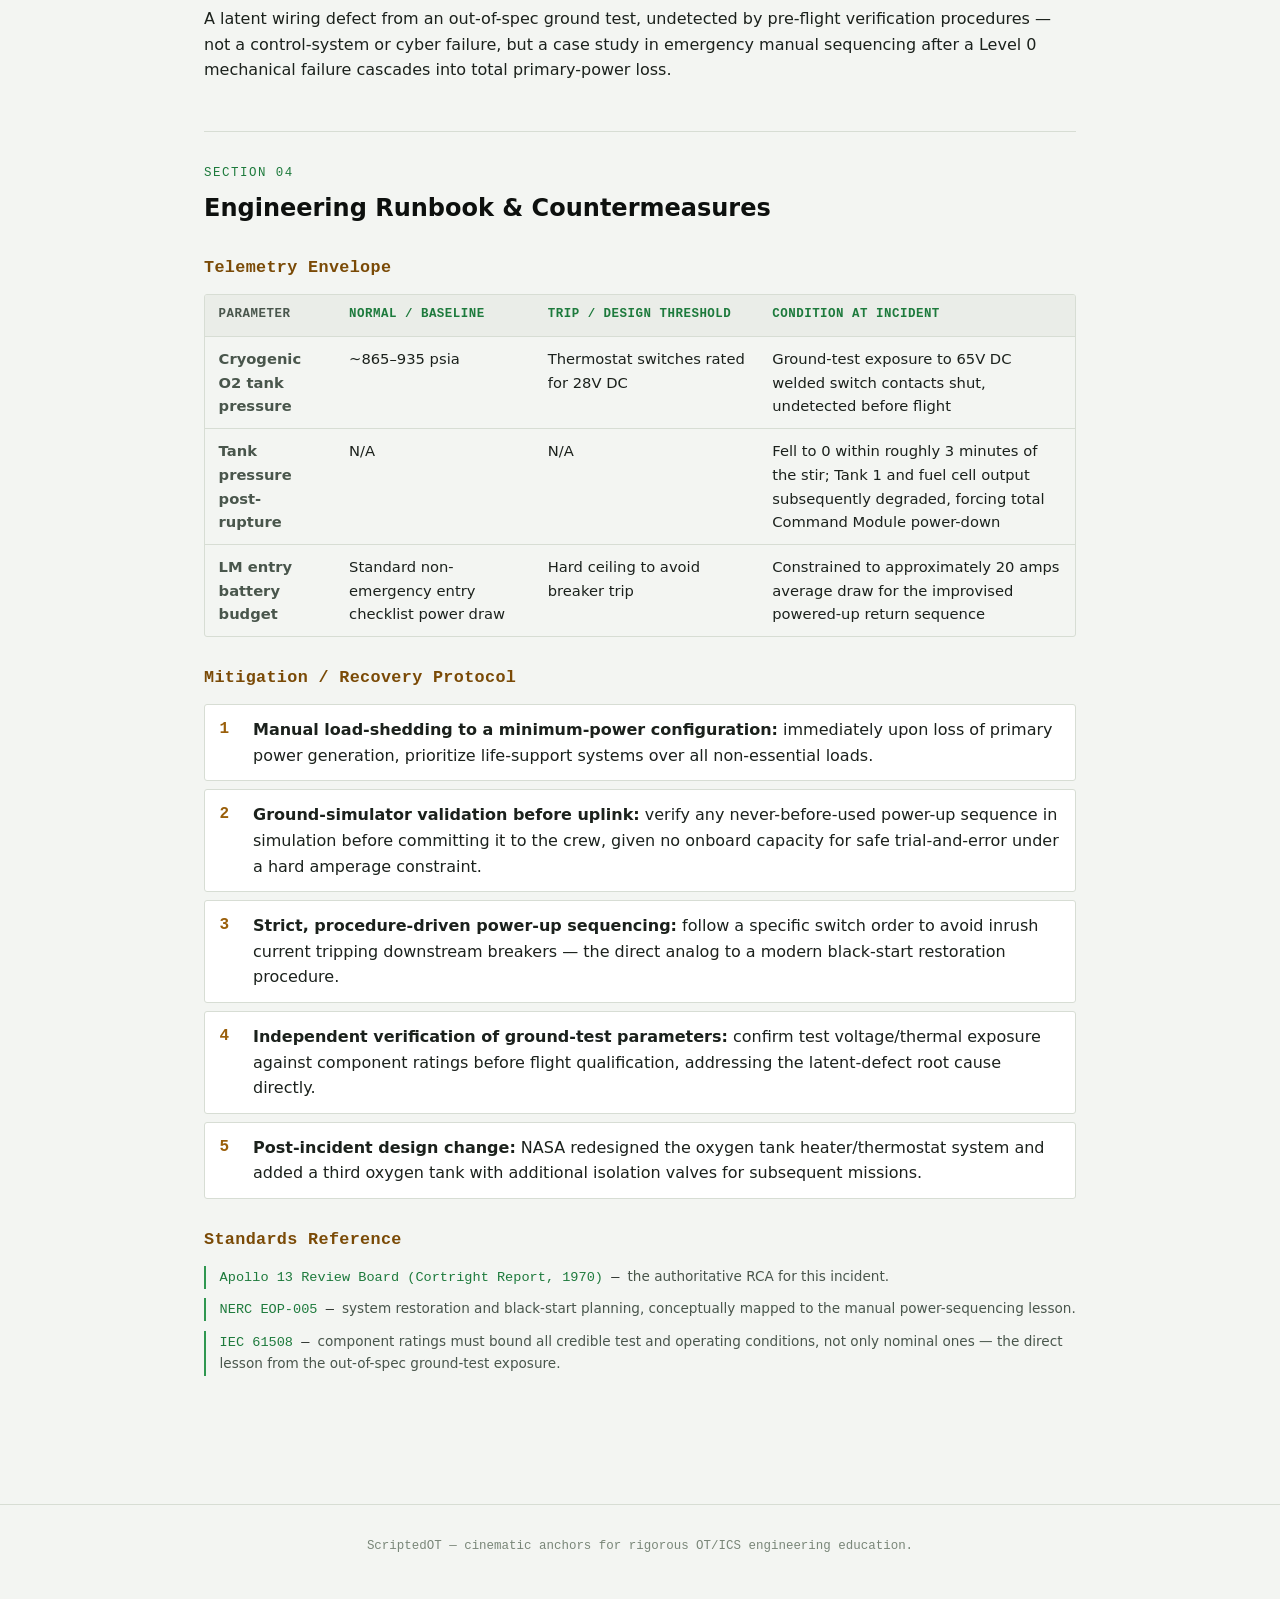
<file: modules/08-apollo-13.html>
<!doctype html>
<html lang="en">
<head>
<meta charset="utf-8">
<meta name="viewport" content="width=device-width, initial-scale=1">
<title>Module 08 — Apollo 13: Black-Start Power Sequencing | ScriptedOT</title>
<meta name="description" content="Apollo 13 (1995) grounded in the actual 1970 mission and the Cortright Report, mapped to black-start restoration procedures and component-rating verification.">
<script>(function(){try{var t=localStorage.getItem('scriptedot-theme');if(t==='dark'||t==='light'){document.documentElement.setAttribute('data-theme',t);}}catch(e){}})();</script>
<link rel="stylesheet" href="../assets/style.css">
</head>
<body>

<header class="site-header">
  <div class="wrap">
    <div class="brand">ScriptedOT <span>// cyber-physical training modules</span></div>
    <nav class="site-nav">
      <a href="../index.html">Index</a>
      <button id="theme-toggle" type="button">🌙 Dark</button>
    </nav>
  </div>
</header>

<main>

  <div class="hero">
    <h1>
      <span class="module-num">Module 08 / Aerospace &amp; Microgrid Power</span>
      Apollo 13 (1995)
    </h1>
    <p class="subtitle">Subsystem dependency, constrained power budgets, and manual sequencing under failure conditions.</p>
  </div>

  <div class="meta-tags">
    <span class="tag domain">Domain: Aerospace / Spacecraft Power &amp; Life Support</span>
    <span class="tag focus">Focus: Black-Start Power Sequencing &amp; Constrained-Resource Operations</span>
  </div>

  <div class="status-strip">
    <span><span class="dot">●</span> SOURCE: Apollo 13 (Universal Pictures, 1995)</span>
    <span>REAL-WORLD CASE: Apollo 13 mission, 1970-04-13</span>
    <span>RCA REF: Apollo 13 Review Board / Cortright Report (NASA, 1970)</span>
  </div>

  <!-- SECTION 1 -->
  <section class="block">
    <div class="section-label">Section 01</div>
    <h2 class="section-title">The Script — Cinematic Anchor</h2>

    <h3 class="sub">Dialogue Extract</h3>
    <div class="quote-block">
      "Houston, we have a problem."
      <span class="who">— Jim Lovell, moments after the oxygen tank rupture</span>
    </div>
    <div class="note">
      The scene: a routine cryogenic oxygen tank "stir" ignites damaged wiring insulation, rupturing the tank and disabling the Service Module's primary power, oxygen, and water systems. The crew must power down nearly the entire spacecraft to conserve the Lunar Module's limited battery reserves, then execute an unrehearsed manual power-up sequence within strict amperage limits before reentry. Comic strip below is an original educational parody of the scene beats — not frames from the film.
    </div>

    <h3 class="sub">Scene Visual — Comic Strip</h3>
    <div class="scene-visual">
      <figure class="comic-figure">
        <img class="comic-img" src="../assets/comics/08-apollo-13.png" alt="Four-panel comic of Apollo 13 power loss and black-start recovery" width="1600" height="900" loading="lazy">
        <figcaption class="visual-caption">COMIC · O₂ failure → black-start (original educational strip)</figcaption>
      </figure>
    </div>

    <h3 class="sub">Dramatis Personae → OT Mapping</h3>
    <ul class="mapping-list">
      <li><span class="fict">Jim Lovell (Commander)</span><span class="arrow">→</span><span class="real">Site Incident Commander — on-scene authority making real-time operational tradeoffs</span></li>
      <li><span class="fict">Gene Kranz (Flight Director)</span><span class="arrow">→</span><span class="real">Control Room Operations Manager — the System Operations Center equivalent</span></li>
      <li><span class="fict">John Aaron / EECOM</span><span class="arrow">→</span><span class="real">Power Systems Engineer devising the manual load-shedding and black-start sequence</span></li>
      <li><span class="fict">Ken Mattingly (simulator support)</span><span class="arrow">→</span><span class="real">Engineering Verification Lead validating the power-up procedure before uplink</span></li>
    </ul>

    <h3 class="sub">Diegetic Failure Mode</h3>
    <p>A latent hardware defect, triggered by a routine operation, cascades into a total loss of primary power, oxygen, and water generation. Recovery depends entirely on manual, procedure-driven load-shedding and a never-before-attempted power restoration sequence, developed and verified against a hard amperage constraint with no margin for error.</p>
  </section>

  <!-- SECTION 2 -->
  <section class="block">
    <div class="section-label">Section 02</div>
    <h2 class="section-title">Theoretical ICS Architecture</h2>

    <h3 class="sub">Purdue Model Impact</h3>

    <div class="purdue-level">
      <span class="lvl-tag">Level 0 — Field Devices</span>
      Fuel cells, oxygen tanks/heaters/fans (the stir mechanism), batteries, thrusters, CO2 scrubbers.
    </div>
    <div class="purdue-level">
      <span class="lvl-tag">Level 1 — Basic Control</span>
      Command Module / Lunar Module power distribution and sequencing — largely manual/procedural, hardwired switch panels rather than software-driven logic.
    </div>
    <div class="purdue-level">
      <span class="lvl-tag">Level 2 — Supervisory / HMI</span>
      Spacecraft instrument panel and caution-and-warning system — the "Master Alarm" annunciator.
    </div>
    <div class="purdue-level">
      <span class="lvl-tag">Level 3 — Site Operations</span>
      Mission Control (Houston) — real-time telemetry monitoring and procedure authorization, a remote Level 3/4 site-operations center directing a Level 0–2 asset it cannot physically touch.
    </div>

    <h3 class="sub">Protocols &amp; Control Logic</h3>
    <p>Pre-digital hardwired analog telemetry, transmitted via S-band downlink to Mission Control. The core control mechanism is manual sequencing under a hard power budget — directly analogous to a modern <strong>black-start</strong> procedure for restoring a de-energized power grid segment in a defined, amperage-constrained order to avoid inrush-current trips on re-energization.</p>
  </section>

  <!-- SECTION 3 -->
  <section class="block">
    <div class="section-label">Section 03</div>
    <h2 class="section-title">The Plant — Empirical Grounding</h2>

    <h3 class="sub">Plant Visual — Comic Strip</h3>
    <div class="scene-visual">
      <figure class="comic-figure">
        <img class="comic-img" src="../assets/comics/s3-08-apollo-13.png" alt="Four-panel comic of Apollo 13 Cortright Report latent defect" width="1600" height="900" loading="lazy">
        <figcaption class="visual-caption">COMIC · The Plant — Cortright Report: latent Level 0 defect (original educational strip)</figcaption>
      </figure>
    </div>


    <h3 class="sub">Real-World Incident Precedent</h3>
    <p>Apollo 13 (1995) dramatizes an actual event — the April 1970 mission. The authoritative technical account is NASA's Apollo 13 Review Board report (the Cortright Report). Its finding: damaged Teflon insulation on wiring inside Oxygen Tank 2 — caused by a pre-launch ground test conducted at a voltage (65V DC) beyond the tank's thermostatic switch rating (28V DC), welding the switch contacts shut undetected — was ignited by a routine in-flight cryogenic stir, rupturing the tank and damaging adjacent Service Module systems.</p>

    <h3 class="sub">Cinematic vs. Reality Matrix</h3>
    <div class="table-scroll">
    <table>
      <thead>
        <tr><th>Dimension</th><th>Media Depiction (The Script)</th><th>Industrial Reality (The Plant)</th></tr>
      </thead>
      <tbody>
        <tr>
          <td>Failure Vector</td>
          <td>Film compresses the technical explanation into a dramatic bang and immediate crisis recognition.</td>
          <td>Per the Cortright Report: a latent defect from an out-of-spec ground test months earlier went undetected through pre-flight checks, then was activated by a routine in-flight procedure — a classic latent-defect-plus-normal-operation failure pattern.</td>
        </tr>
        <tr>
          <td>Time to Impact</td>
          <td>The explosion-to-crisis-recognition beat is shown as immediate.</td>
          <td>Matches reality: the anomaly was recognized within seconds via telemetry and crew report. The improvised power-up sequence, however, took ground teams roughly three days of continuous simulator work to develop — compressed in the film into a shorter dramatized sequence.</td>
        </tr>
        <tr>
          <td>Operator Visibility</td>
          <td>Mission Control is shown with clear, accurate telemetry throughout — no blind spots.</td>
          <td>This is one of the more accurate beats: telemetry clearly showed falling oxygen pressure and dropping power, giving Mission Control genuine (if alarming) visibility, unlike the blind-telemetry pattern in cases such as Chernobyl or Deepwater Horizon.</td>
        </tr>
        <tr>
          <td>Failsafe Behavior</td>
          <td>The Lunar Module is depicted as an improvised "lifeboat" power source under a strict budget.</td>
          <td>Accurate: the LM was never designed to power the combined stack, and the ad hoc power budget — developed by John Aaron and the EECOM team — had to keep total current draw under a strict limit to avoid tripping the LM's own breakers during the reentry power-up.</td>
        </tr>
      </tbody>
    </table>
    </div>

    <h3 class="sub">Root-Cause Analysis (RCA)</h3>
    <span class="rca-tag">Classification: Mechanical / Process Design</span>
    <p>A latent wiring defect from an out-of-spec ground test, undetected by pre-flight verification procedures — not a control-system or cyber failure, but a case study in emergency manual sequencing after a Level 0 mechanical failure cascades into total primary-power loss.</p>
  </section>

  <!-- SECTION 4 -->
  <section class="block">
    <div class="section-label">Section 04</div>
    <h2 class="section-title">Engineering Runbook &amp; Countermeasures</h2>

    <h3 class="sub">Telemetry Envelope</h3>
    <div class="table-scroll">
    <table>
      <thead>
        <tr><th>Parameter</th><th>Normal / Baseline</th><th>Trip / Design Threshold</th><th>Condition at Incident</th></tr>
      </thead>
      <tbody>
        <tr><td>Cryogenic O2 tank pressure</td><td>~865–935 psia</td><td>Thermostat switches rated for 28V DC</td><td>Ground-test exposure to 65V DC welded switch contacts shut, undetected before flight</td></tr>
        <tr><td>Tank pressure post-rupture</td><td>N/A</td><td>N/A</td><td>Fell to 0 within roughly 3 minutes of the stir; Tank 1 and fuel cell output subsequently degraded, forcing total Command Module power-down</td></tr>
        <tr><td>LM entry battery budget</td><td>Standard non-emergency entry checklist power draw</td><td>Hard ceiling to avoid breaker trip</td><td>Constrained to approximately 20 amps average draw for the improvised powered-up return sequence</td></tr>
      </tbody>
    </table>
    </div>

    <h3 class="sub">Mitigation / Recovery Protocol</h3>
    <ol class="runbook">
      <li><strong>Manual load-shedding to a minimum-power configuration:</strong> immediately upon loss of primary power generation, prioritize life-support systems over all non-essential loads.</li>
      <li><strong>Ground-simulator validation before uplink:</strong> verify any never-before-used power-up sequence in simulation before committing it to the crew, given no onboard capacity for safe trial-and-error under a hard amperage constraint.</li>
      <li><strong>Strict, procedure-driven power-up sequencing:</strong> follow a specific switch order to avoid inrush current tripping downstream breakers — the direct analog to a modern black-start restoration procedure.</li>
      <li><strong>Independent verification of ground-test parameters:</strong> confirm test voltage/thermal exposure against component ratings before flight qualification, addressing the latent-defect root cause directly.</li>
      <li><strong>Post-incident design change:</strong> NASA redesigned the oxygen tank heater/thermostat system and added a third oxygen tank with additional isolation valves for subsequent missions.</li>
    </ol>

    <h3 class="sub">Standards Reference</h3>
    <div class="std-refs">
      <div class="std-ref"><span class="clause">Apollo 13 Review Board (Cortright Report, 1970)</span> — <span class="desc">the authoritative RCA for this incident.</span></div>
      <div class="std-ref"><span class="clause">NERC EOP-005</span> — <span class="desc">system restoration and black-start planning, conceptually mapped to the manual power-sequencing lesson.</span></div>
      <div class="std-ref"><span class="clause">IEC 61508</span> — <span class="desc">component ratings must bound all credible test and operating conditions, not only nominal ones — the direct lesson from the out-of-spec ground-test exposure.</span></div>
    </div>
  </section>

</main>

<footer class="site-footer">
  ScriptedOT — cinematic anchors for rigorous OT/ICS engineering education.
</footer>

<script src="../assets/theme.js" defer></script>
</body>
</html>
</file>
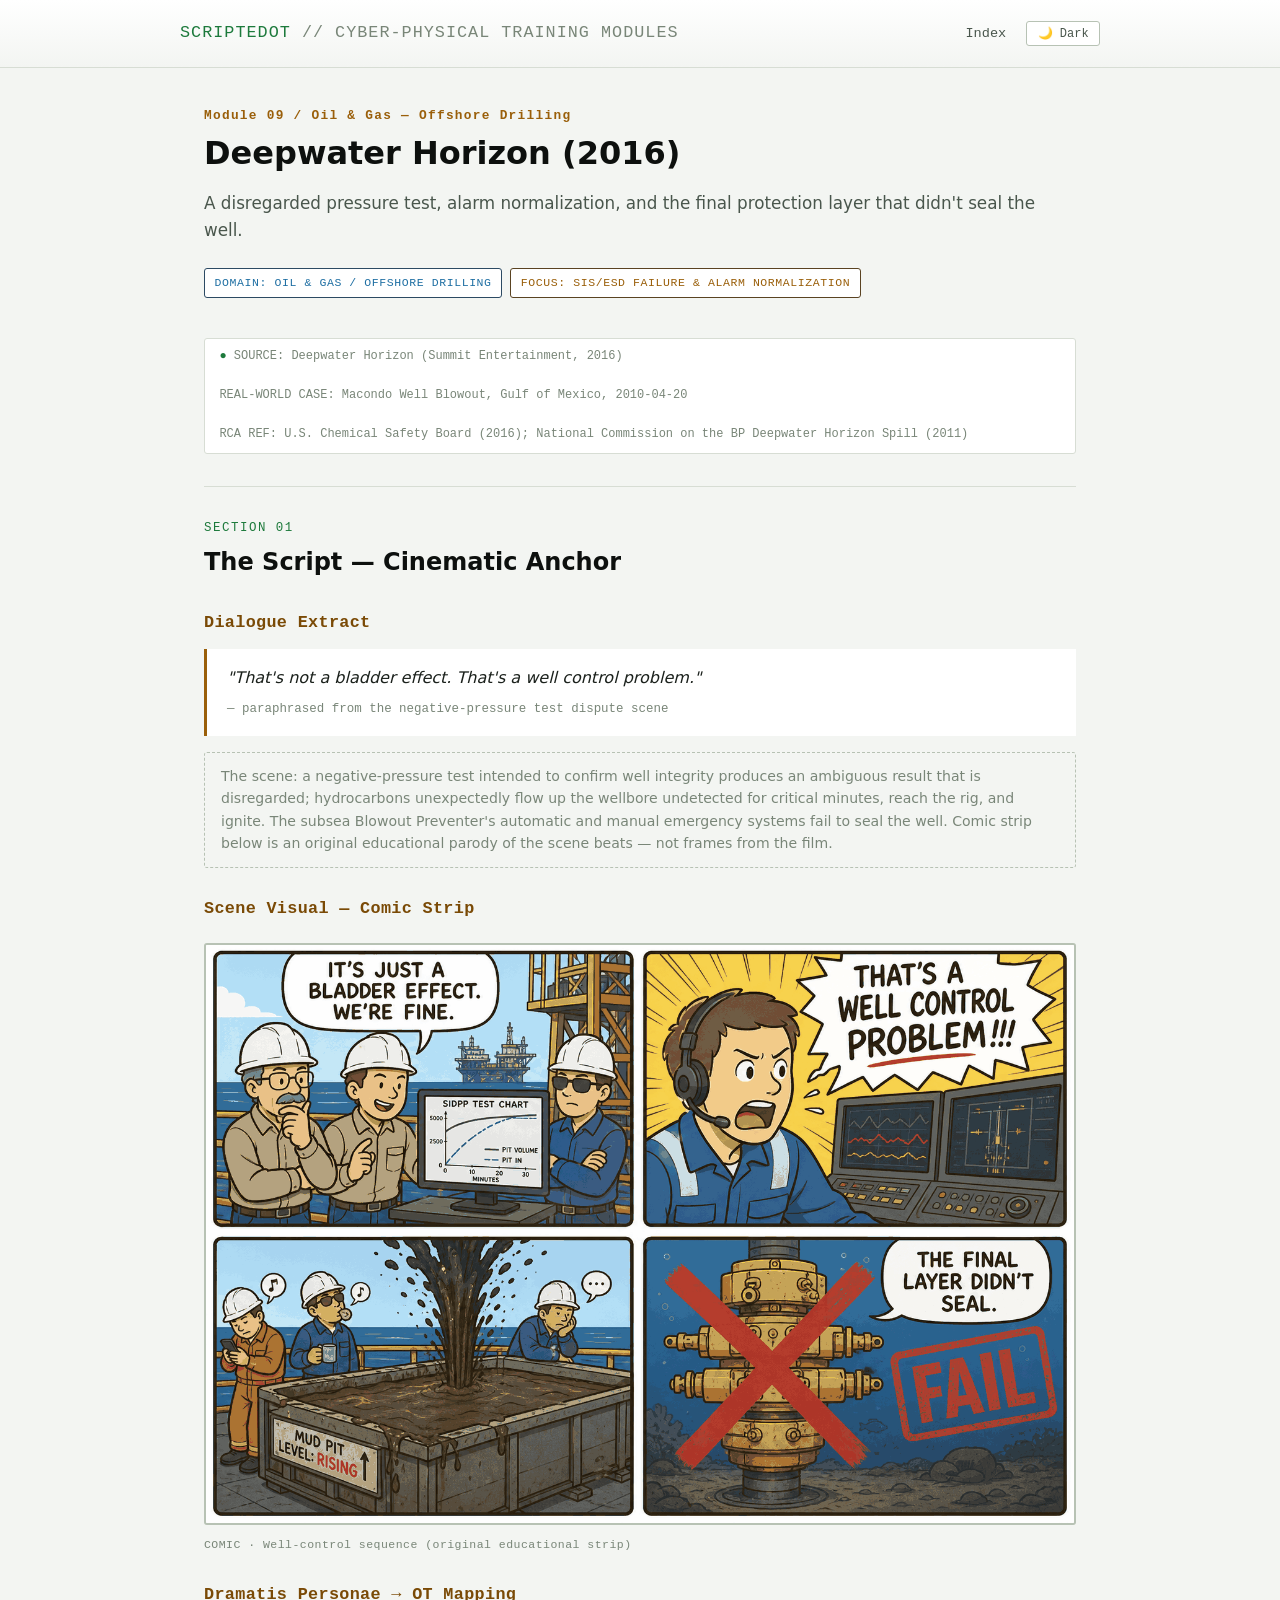
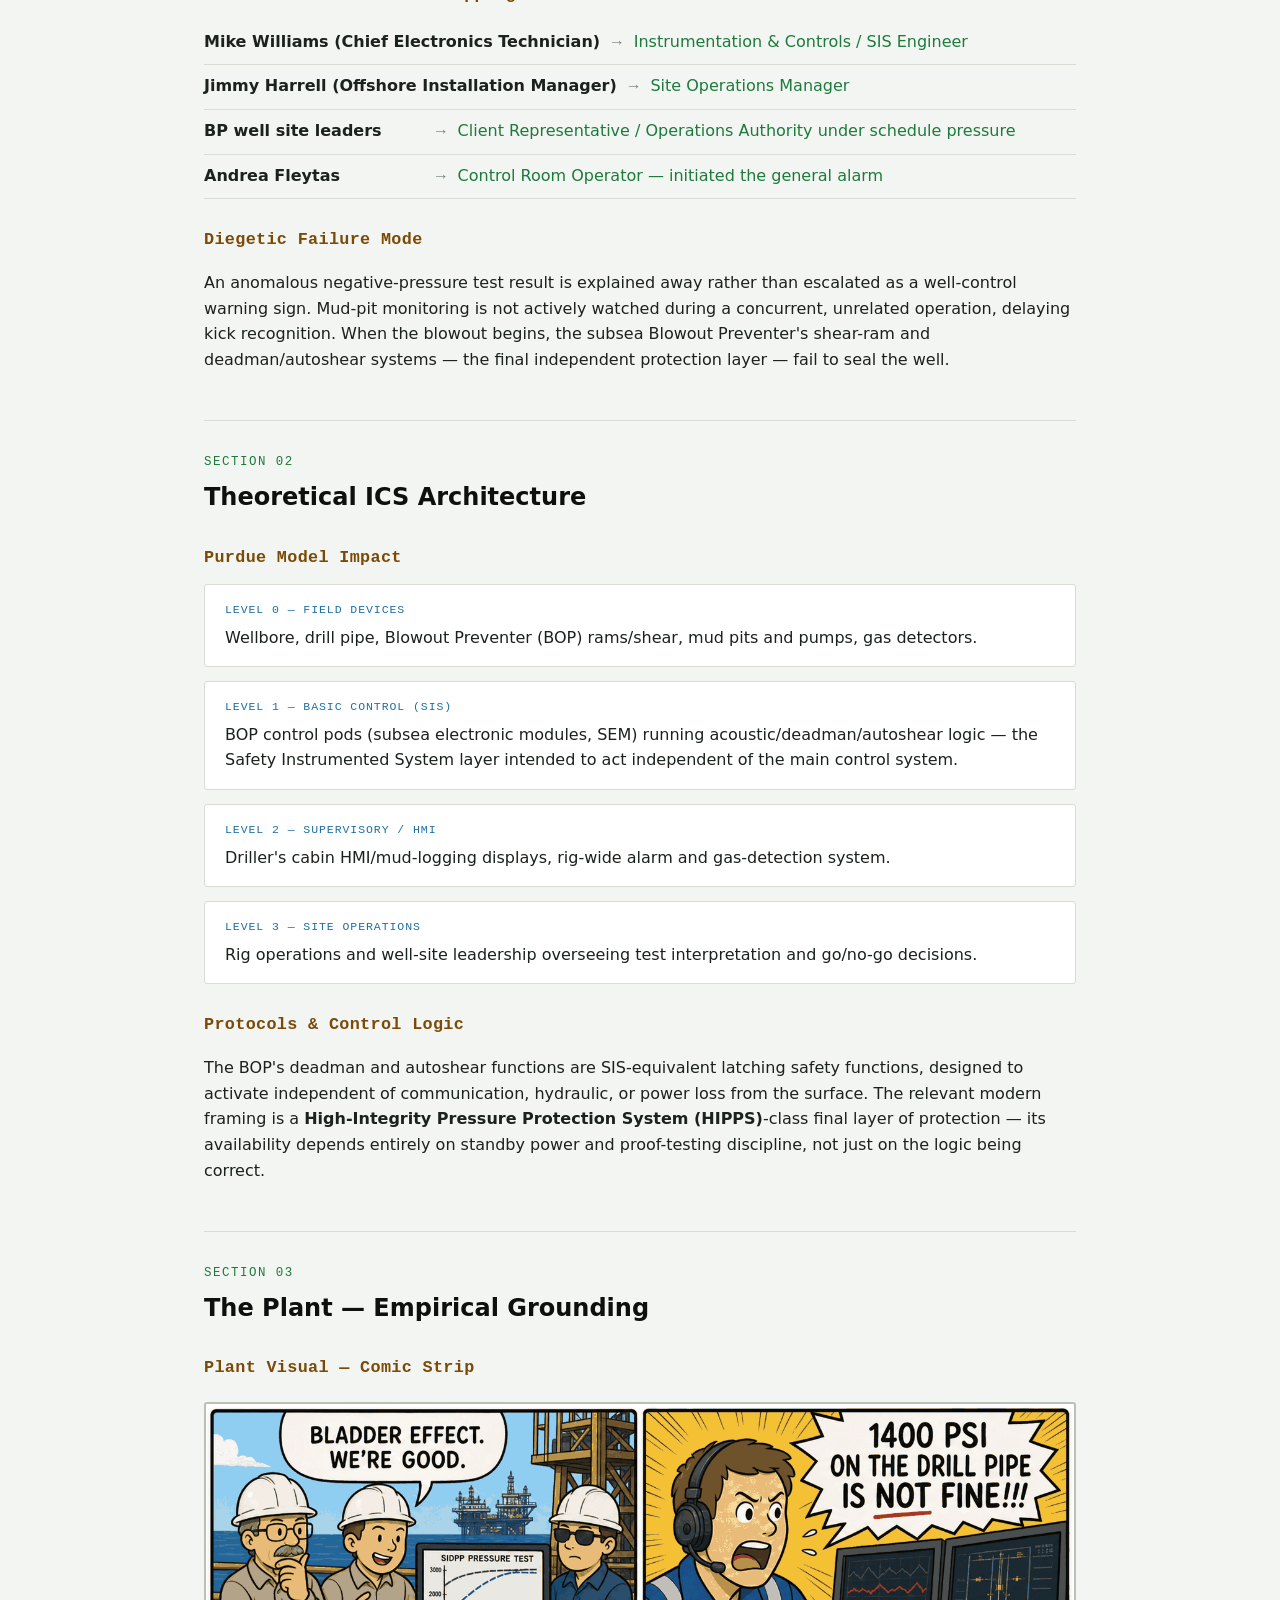
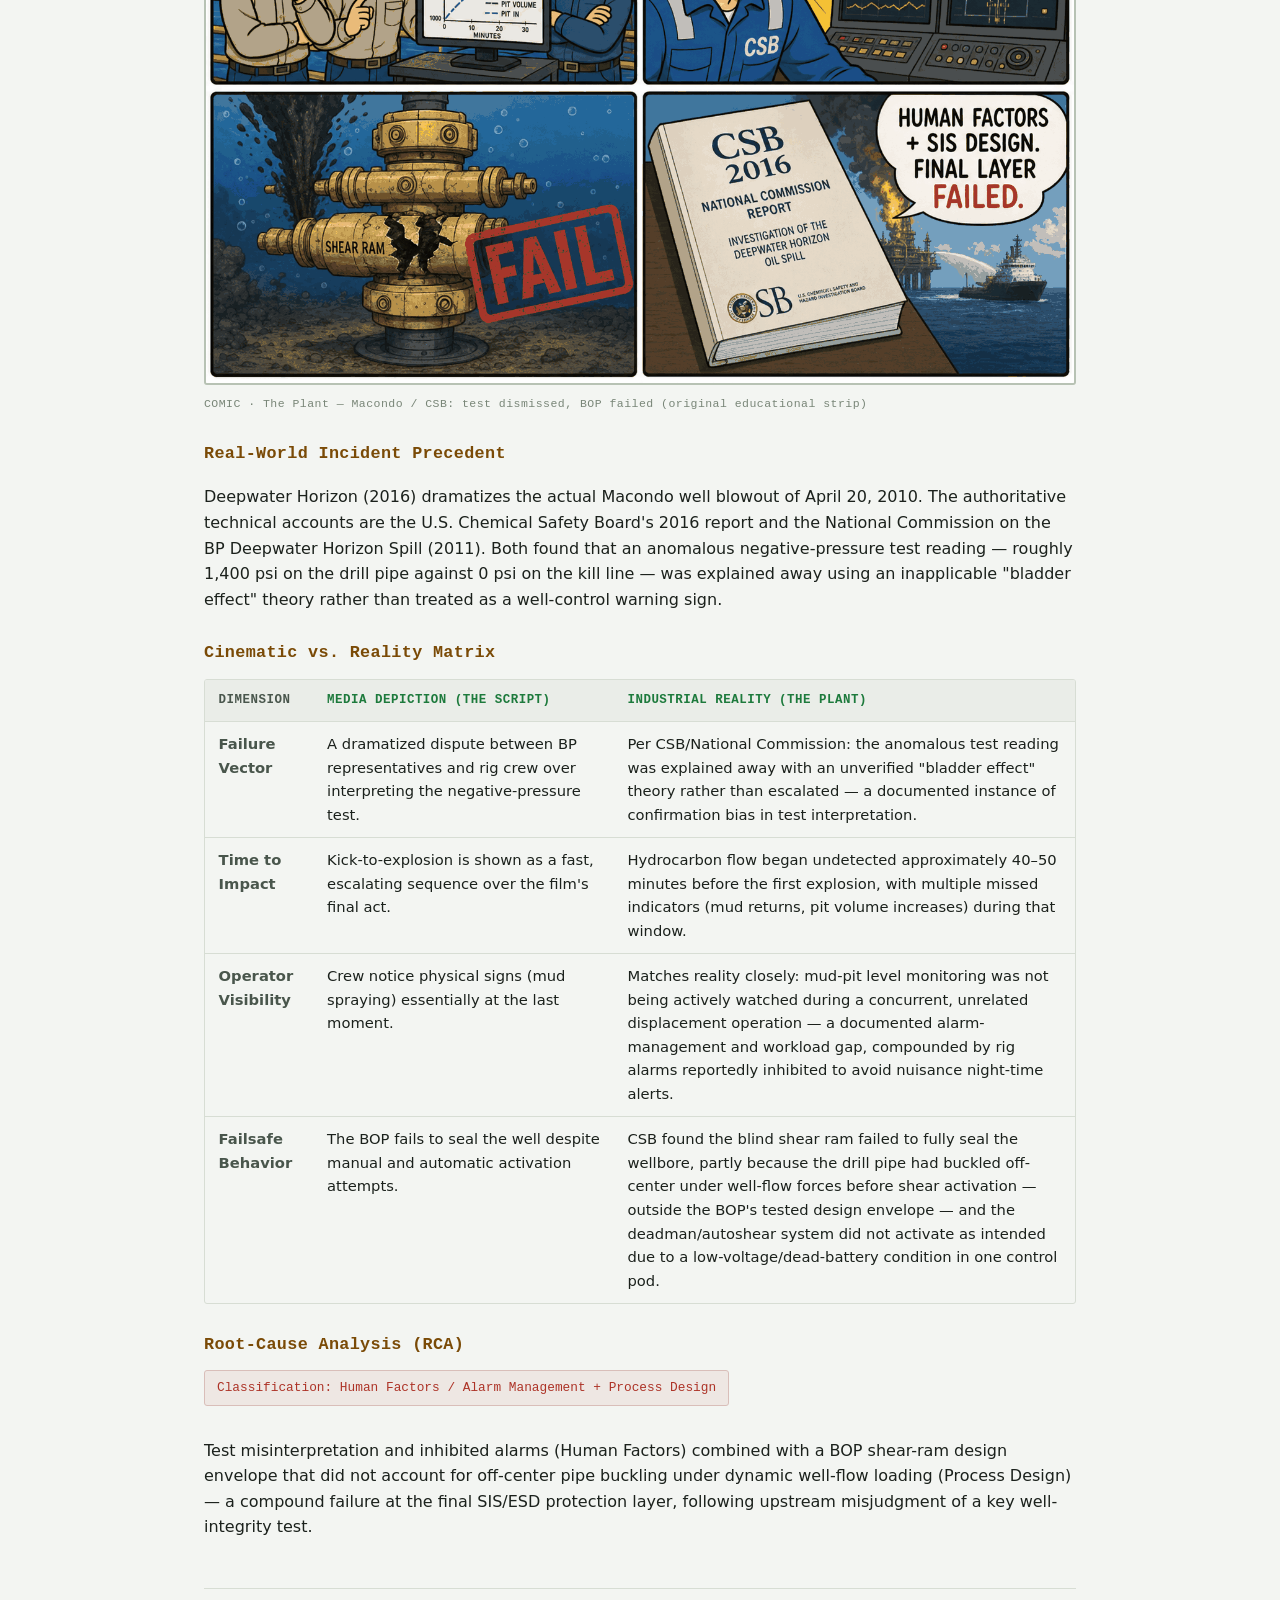
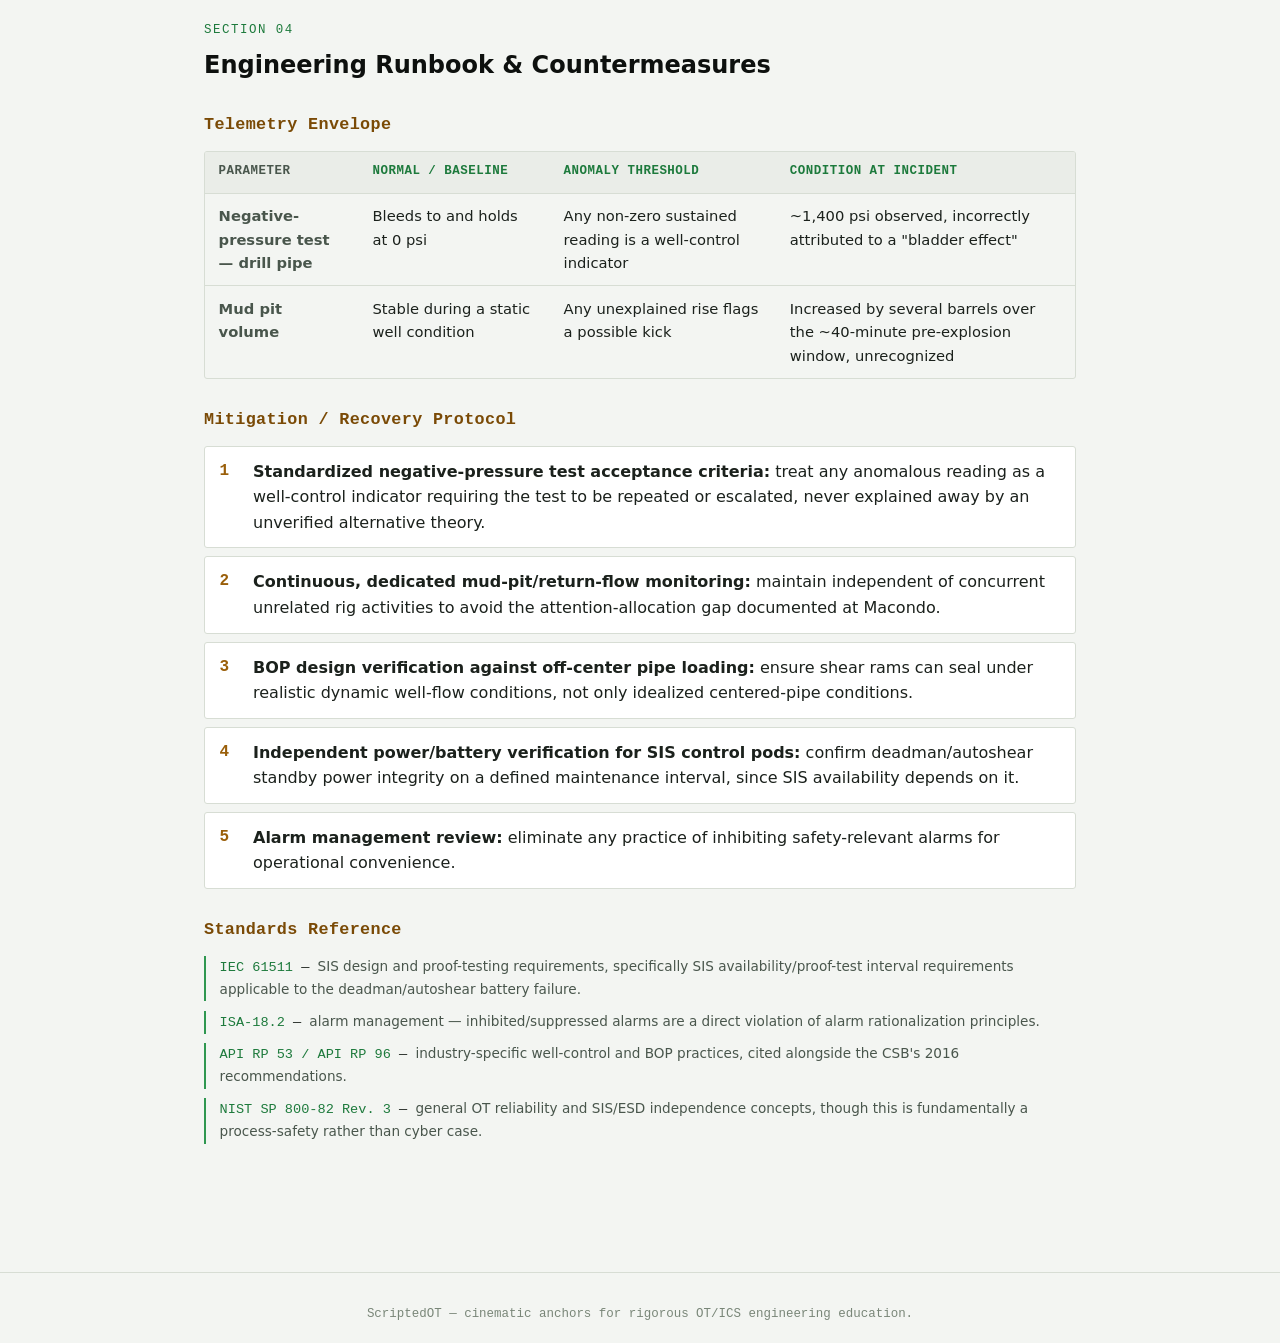
<file: modules/09-deepwater-horizon.html>
<!doctype html>
<html lang="en">
<head>
<meta charset="utf-8">
<meta name="viewport" content="width=device-width, initial-scale=1">
<title>Module 09 — Deepwater Horizon: SIS/ESD Failure &amp; Alarm Normalization | ScriptedOT</title>
<meta name="description" content="Deepwater Horizon (2016) grounded in the CSB and National Commission reports on the 2010 Macondo well blowout, mapped to IEC 61511 and ISA-18.2.">
<script>(function(){try{var t=localStorage.getItem('scriptedot-theme');if(t==='dark'||t==='light'){document.documentElement.setAttribute('data-theme',t);}}catch(e){}})();</script>
<link rel="stylesheet" href="../assets/style.css">
</head>
<body>

<header class="site-header">
  <div class="wrap">
    <div class="brand">ScriptedOT <span>// cyber-physical training modules</span></div>
    <nav class="site-nav">
      <a href="../index.html">Index</a>
      <button id="theme-toggle" type="button">🌙 Dark</button>
    </nav>
  </div>
</header>

<main>

  <div class="hero">
    <h1>
      <span class="module-num">Module 09 / Oil &amp; Gas — Offshore Drilling</span>
      Deepwater Horizon (2016)
    </h1>
    <p class="subtitle">A disregarded pressure test, alarm normalization, and the final protection layer that didn't seal the well.</p>
  </div>

  <div class="meta-tags">
    <span class="tag domain">Domain: Oil &amp; Gas / Offshore Drilling</span>
    <span class="tag focus">Focus: SIS/ESD Failure &amp; Alarm Normalization</span>
  </div>

  <div class="status-strip">
    <span><span class="dot">●</span> SOURCE: Deepwater Horizon (Summit Entertainment, 2016)</span>
    <span>REAL-WORLD CASE: Macondo Well Blowout, Gulf of Mexico, 2010-04-20</span>
    <span>RCA REF: U.S. Chemical Safety Board (2016); National Commission on the BP Deepwater Horizon Spill (2011)</span>
  </div>

  <!-- SECTION 1 -->
  <section class="block">
    <div class="section-label">Section 01</div>
    <h2 class="section-title">The Script — Cinematic Anchor</h2>

    <h3 class="sub">Dialogue Extract</h3>
    <div class="quote-block">
      "That's not a bladder effect. That's a well control problem."
      <span class="who">— paraphrased from the negative-pressure test dispute scene</span>
    </div>
    <div class="note">
      The scene: a negative-pressure test intended to confirm well integrity produces an ambiguous result that is disregarded; hydrocarbons unexpectedly flow up the wellbore undetected for critical minutes, reach the rig, and ignite. The subsea Blowout Preventer's automatic and manual emergency systems fail to seal the well. Comic strip below is an original educational parody of the scene beats — not frames from the film.
    </div>

    <h3 class="sub">Scene Visual — Comic Strip</h3>
    <div class="scene-visual">
      <figure class="comic-figure">
        <img class="comic-img" src="../assets/comics/09-deepwater.png" alt="Four-panel comic of negative-pressure test and BOP failure" width="1600" height="900" loading="lazy">
        <figcaption class="visual-caption">COMIC · Well-control sequence (original educational strip)</figcaption>
      </figure>
    </div>

    <h3 class="sub">Dramatis Personae → OT Mapping</h3>
    <ul class="mapping-list">
      <li><span class="fict">Mike Williams (Chief Electronics Technician)</span><span class="arrow">→</span><span class="real">Instrumentation &amp; Controls / SIS Engineer</span></li>
      <li><span class="fict">Jimmy Harrell (Offshore Installation Manager)</span><span class="arrow">→</span><span class="real">Site Operations Manager</span></li>
      <li><span class="fict">BP well site leaders</span><span class="arrow">→</span><span class="real">Client Representative / Operations Authority under schedule pressure</span></li>
      <li><span class="fict">Andrea Fleytas</span><span class="arrow">→</span><span class="real">Control Room Operator — initiated the general alarm</span></li>
    </ul>

    <h3 class="sub">Diegetic Failure Mode</h3>
    <p>An anomalous negative-pressure test result is explained away rather than escalated as a well-control warning sign. Mud-pit monitoring is not actively watched during a concurrent, unrelated operation, delaying kick recognition. When the blowout begins, the subsea Blowout Preventer's shear-ram and deadman/autoshear systems — the final independent protection layer — fail to seal the well.</p>
  </section>

  <!-- SECTION 2 -->
  <section class="block">
    <div class="section-label">Section 02</div>
    <h2 class="section-title">Theoretical ICS Architecture</h2>

    <h3 class="sub">Purdue Model Impact</h3>

    <div class="purdue-level">
      <span class="lvl-tag">Level 0 — Field Devices</span>
      Wellbore, drill pipe, Blowout Preventer (BOP) rams/shear, mud pits and pumps, gas detectors.
    </div>
    <div class="purdue-level">
      <span class="lvl-tag">Level 1 — Basic Control (SIS)</span>
      BOP control pods (subsea electronic modules, SEM) running acoustic/deadman/autoshear logic — the Safety Instrumented System layer intended to act independent of the main control system.
    </div>
    <div class="purdue-level">
      <span class="lvl-tag">Level 2 — Supervisory / HMI</span>
      Driller's cabin HMI/mud-logging displays, rig-wide alarm and gas-detection system.
    </div>
    <div class="purdue-level">
      <span class="lvl-tag">Level 3 — Site Operations</span>
      Rig operations and well-site leadership overseeing test interpretation and go/no-go decisions.
    </div>

    <h3 class="sub">Protocols &amp; Control Logic</h3>
    <p>The BOP's deadman and autoshear functions are SIS-equivalent latching safety functions, designed to activate independent of communication, hydraulic, or power loss from the surface. The relevant modern framing is a <strong>High-Integrity Pressure Protection System (HIPPS)</strong>-class final layer of protection — its availability depends entirely on standby power and proof-testing discipline, not just on the logic being correct.</p>
  </section>

  <!-- SECTION 3 -->
  <section class="block">
    <div class="section-label">Section 03</div>
    <h2 class="section-title">The Plant — Empirical Grounding</h2>

    <h3 class="sub">Plant Visual — Comic Strip</h3>
    <div class="scene-visual">
      <figure class="comic-figure">
        <img class="comic-img" src="../assets/comics/s3-09-deepwater.png" alt="Four-panel comic of Macondo negative-pressure test and BOP failure" width="1600" height="900" loading="lazy">
        <figcaption class="visual-caption">COMIC · The Plant — Macondo / CSB: test dismissed, BOP failed (original educational strip)</figcaption>
      </figure>
    </div>


    <h3 class="sub">Real-World Incident Precedent</h3>
    <p>Deepwater Horizon (2016) dramatizes the actual Macondo well blowout of April 20, 2010. The authoritative technical accounts are the U.S. Chemical Safety Board's 2016 report and the National Commission on the BP Deepwater Horizon Spill (2011). Both found that an anomalous negative-pressure test reading — roughly 1,400 psi on the drill pipe against 0 psi on the kill line — was explained away using an inapplicable "bladder effect" theory rather than treated as a well-control warning sign.</p>

    <h3 class="sub">Cinematic vs. Reality Matrix</h3>
    <div class="table-scroll">
    <table>
      <thead>
        <tr><th>Dimension</th><th>Media Depiction (The Script)</th><th>Industrial Reality (The Plant)</th></tr>
      </thead>
      <tbody>
        <tr>
          <td>Failure Vector</td>
          <td>A dramatized dispute between BP representatives and rig crew over interpreting the negative-pressure test.</td>
          <td>Per CSB/National Commission: the anomalous test reading was explained away with an unverified "bladder effect" theory rather than escalated — a documented instance of confirmation bias in test interpretation.</td>
        </tr>
        <tr>
          <td>Time to Impact</td>
          <td>Kick-to-explosion is shown as a fast, escalating sequence over the film's final act.</td>
          <td>Hydrocarbon flow began undetected approximately 40–50 minutes before the first explosion, with multiple missed indicators (mud returns, pit volume increases) during that window.</td>
        </tr>
        <tr>
          <td>Operator Visibility</td>
          <td>Crew notice physical signs (mud spraying) essentially at the last moment.</td>
          <td>Matches reality closely: mud-pit level monitoring was not being actively watched during a concurrent, unrelated displacement operation — a documented alarm-management and workload gap, compounded by rig alarms reportedly inhibited to avoid nuisance night-time alerts.</td>
        </tr>
        <tr>
          <td>Failsafe Behavior</td>
          <td>The BOP fails to seal the well despite manual and automatic activation attempts.</td>
          <td>CSB found the blind shear ram failed to fully seal the wellbore, partly because the drill pipe had buckled off-center under well-flow forces before shear activation — outside the BOP's tested design envelope — and the deadman/autoshear system did not activate as intended due to a low-voltage/dead-battery condition in one control pod.</td>
        </tr>
      </tbody>
    </table>
    </div>

    <h3 class="sub">Root-Cause Analysis (RCA)</h3>
    <span class="rca-tag">Classification: Human Factors / Alarm Management + Process Design</span>
    <p>Test misinterpretation and inhibited alarms (Human Factors) combined with a BOP shear-ram design envelope that did not account for off-center pipe buckling under dynamic well-flow loading (Process Design) — a compound failure at the final SIS/ESD protection layer, following upstream misjudgment of a key well-integrity test.</p>
  </section>

  <!-- SECTION 4 -->
  <section class="block">
    <div class="section-label">Section 04</div>
    <h2 class="section-title">Engineering Runbook &amp; Countermeasures</h2>

    <h3 class="sub">Telemetry Envelope</h3>
    <div class="table-scroll">
    <table>
      <thead>
        <tr><th>Parameter</th><th>Normal / Baseline</th><th>Anomaly Threshold</th><th>Condition at Incident</th></tr>
      </thead>
      <tbody>
        <tr><td>Negative-pressure test — drill pipe</td><td>Bleeds to and holds at 0 psi</td><td>Any non-zero sustained reading is a well-control indicator</td><td>~1,400 psi observed, incorrectly attributed to a "bladder effect"</td></tr>
        <tr><td>Mud pit volume</td><td>Stable during a static well condition</td><td>Any unexplained rise flags a possible kick</td><td>Increased by several barrels over the ~40-minute pre-explosion window, unrecognized</td></tr>
      </tbody>
    </table>
    </div>

    <h3 class="sub">Mitigation / Recovery Protocol</h3>
    <ol class="runbook">
      <li><strong>Standardized negative-pressure test acceptance criteria:</strong> treat any anomalous reading as a well-control indicator requiring the test to be repeated or escalated, never explained away by an unverified alternative theory.</li>
      <li><strong>Continuous, dedicated mud-pit/return-flow monitoring:</strong> maintain independent of concurrent unrelated rig activities to avoid the attention-allocation gap documented at Macondo.</li>
      <li><strong>BOP design verification against off-center pipe loading:</strong> ensure shear rams can seal under realistic dynamic well-flow conditions, not only idealized centered-pipe conditions.</li>
      <li><strong>Independent power/battery verification for SIS control pods:</strong> confirm deadman/autoshear standby power integrity on a defined maintenance interval, since SIS availability depends on it.</li>
      <li><strong>Alarm management review:</strong> eliminate any practice of inhibiting safety-relevant alarms for operational convenience.</li>
    </ol>

    <h3 class="sub">Standards Reference</h3>
    <div class="std-refs">
      <div class="std-ref"><span class="clause">IEC 61511</span> — <span class="desc">SIS design and proof-testing requirements, specifically SIS availability/proof-test interval requirements applicable to the deadman/autoshear battery failure.</span></div>
      <div class="std-ref"><span class="clause">ISA-18.2</span> — <span class="desc">alarm management — inhibited/suppressed alarms are a direct violation of alarm rationalization principles.</span></div>
      <div class="std-ref"><span class="clause">API RP 53 / API RP 96</span> — <span class="desc">industry-specific well-control and BOP practices, cited alongside the CSB's 2016 recommendations.</span></div>
      <div class="std-ref"><span class="clause">NIST SP 800-82 Rev. 3</span> — <span class="desc">general OT reliability and SIS/ESD independence concepts, though this is fundamentally a process-safety rather than cyber case.</span></div>
    </div>
  </section>

</main>

<footer class="site-footer">
  ScriptedOT — cinematic anchors for rigorous OT/ICS engineering education.
</footer>

<script src="../assets/theme.js" defer></script>
</body>
</html>
</file>
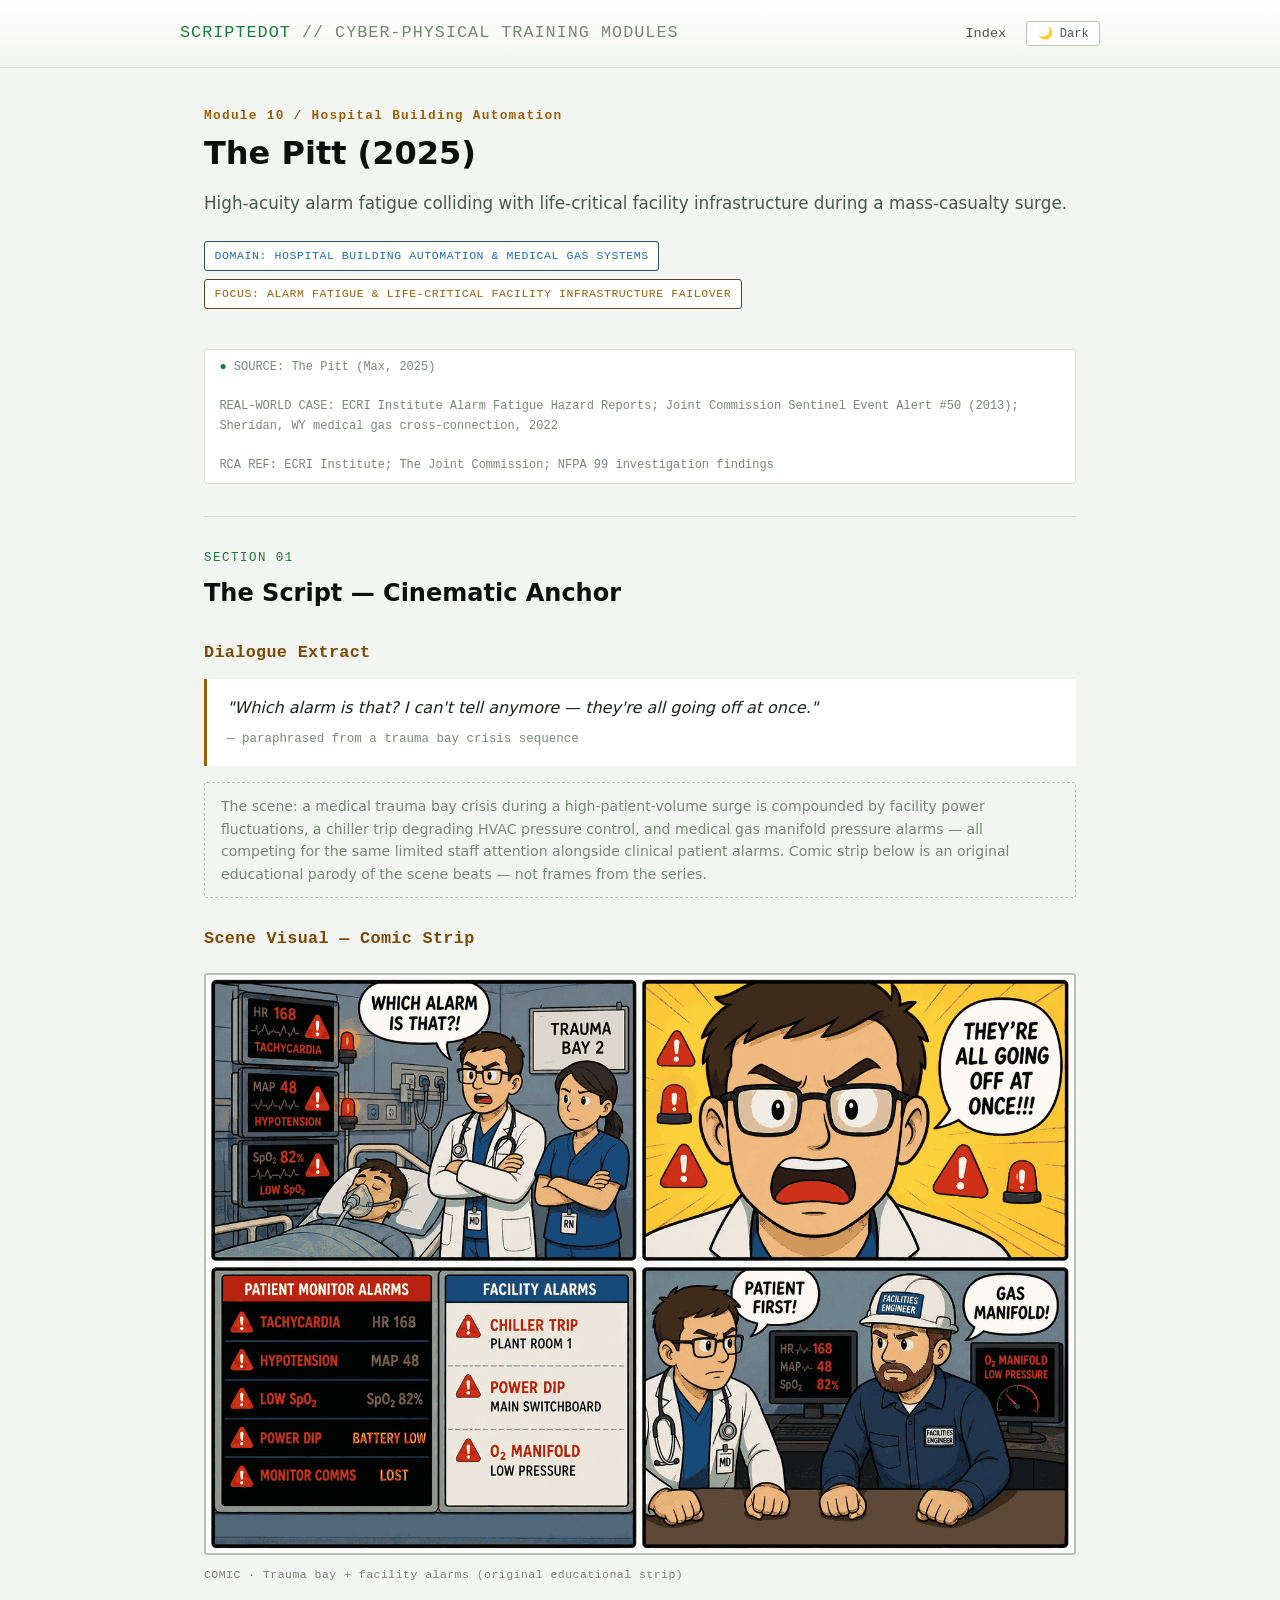
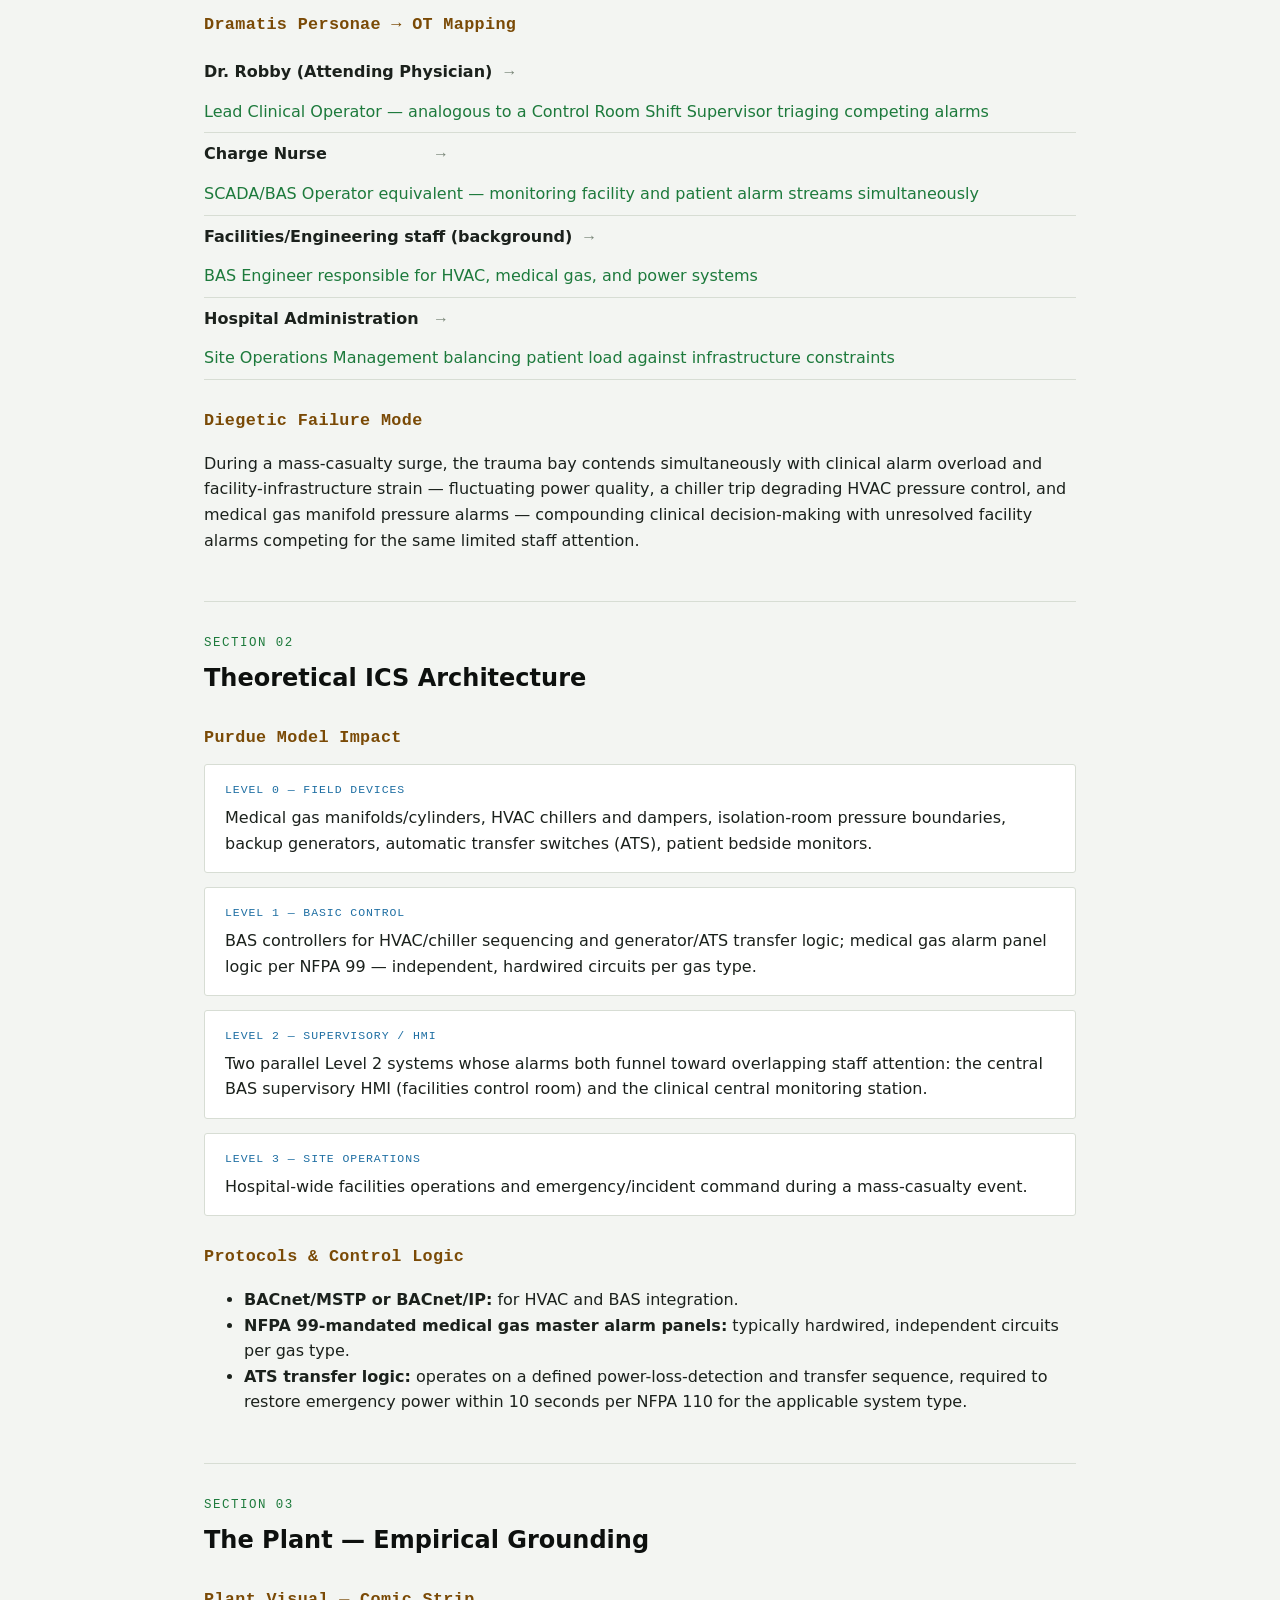
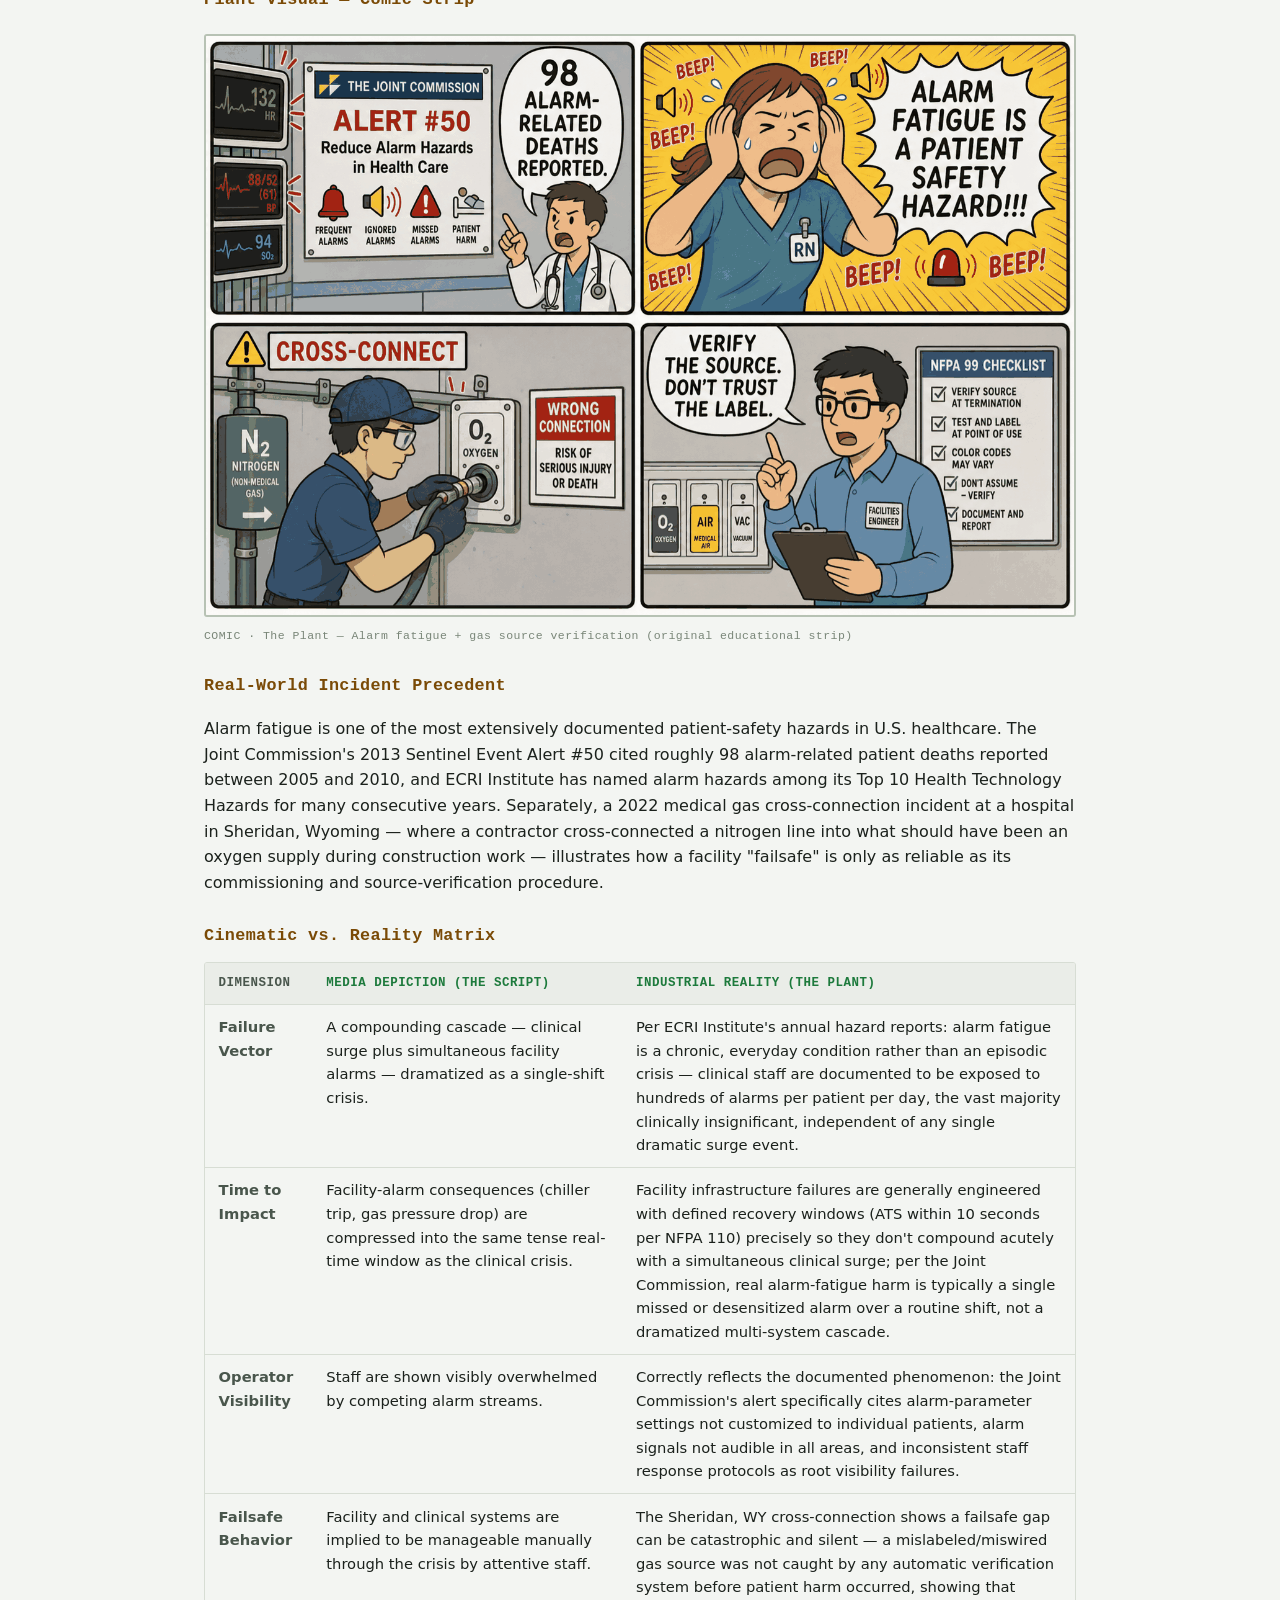
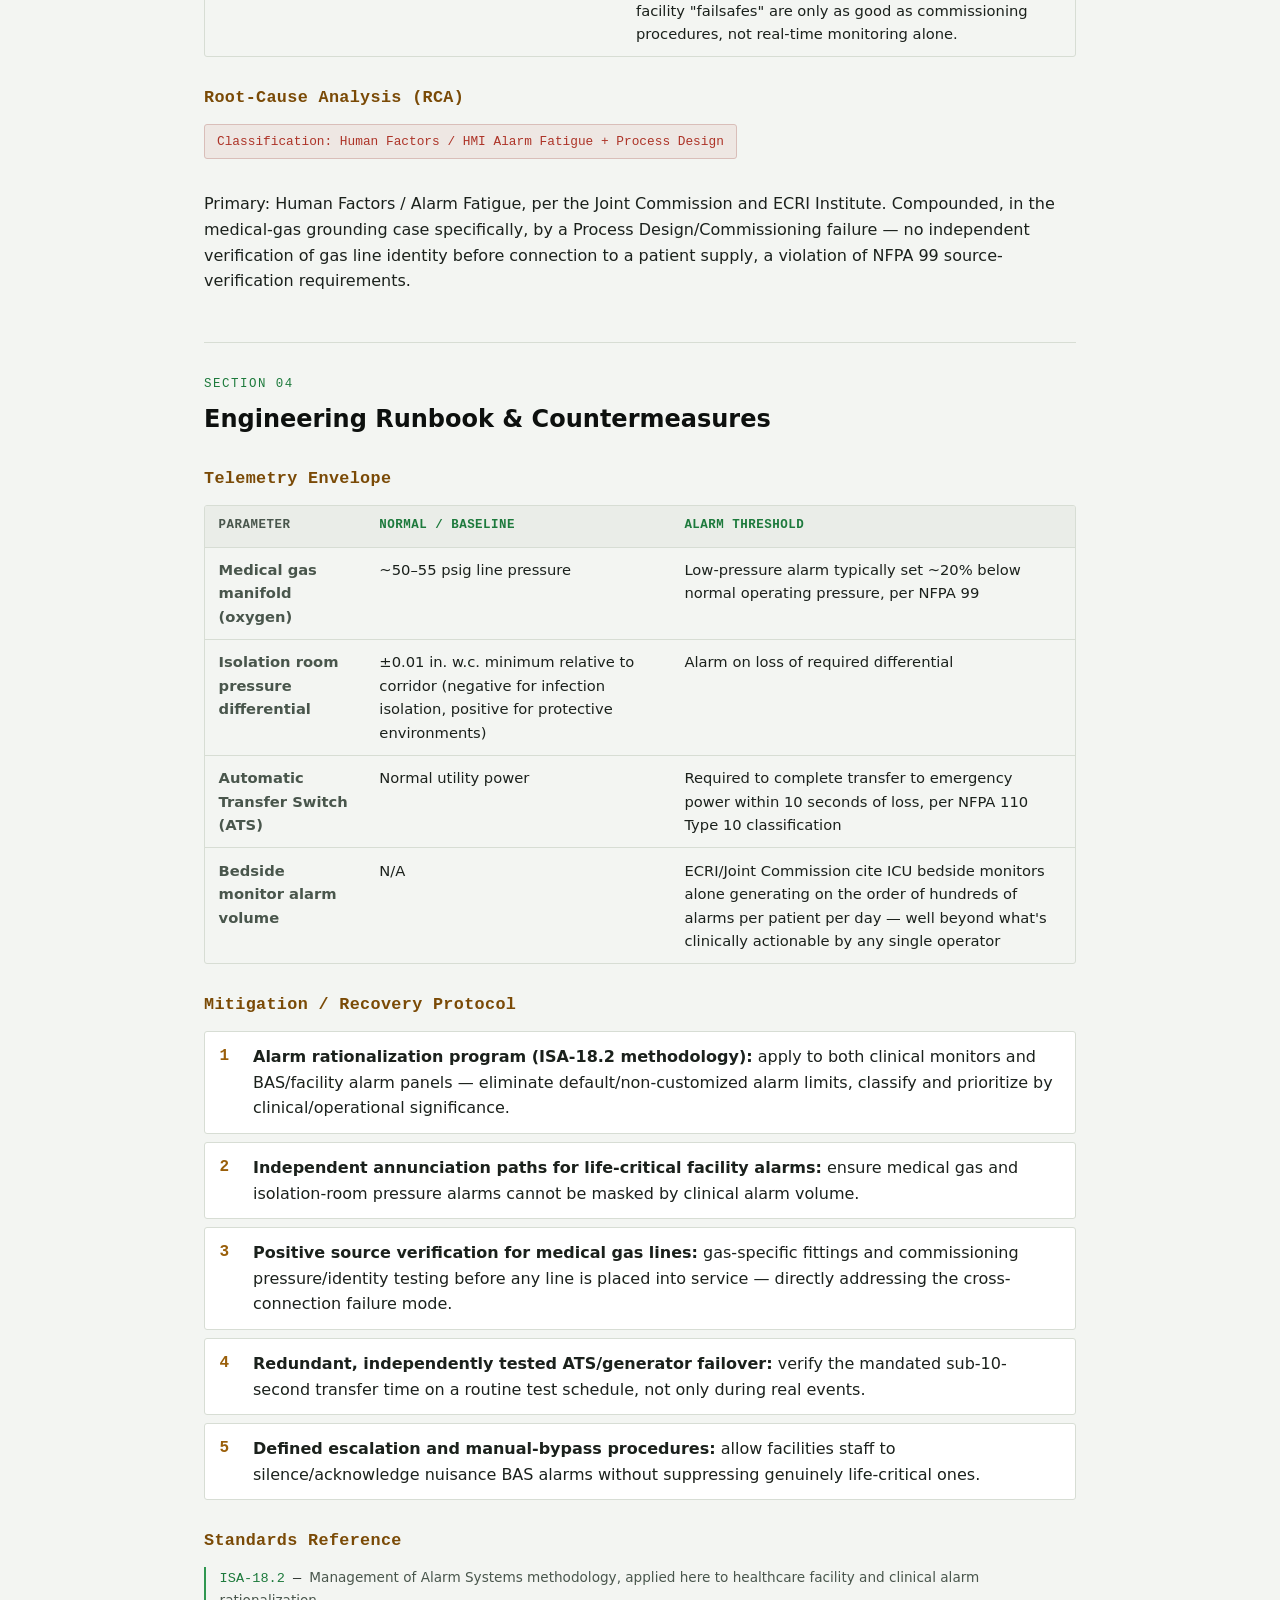
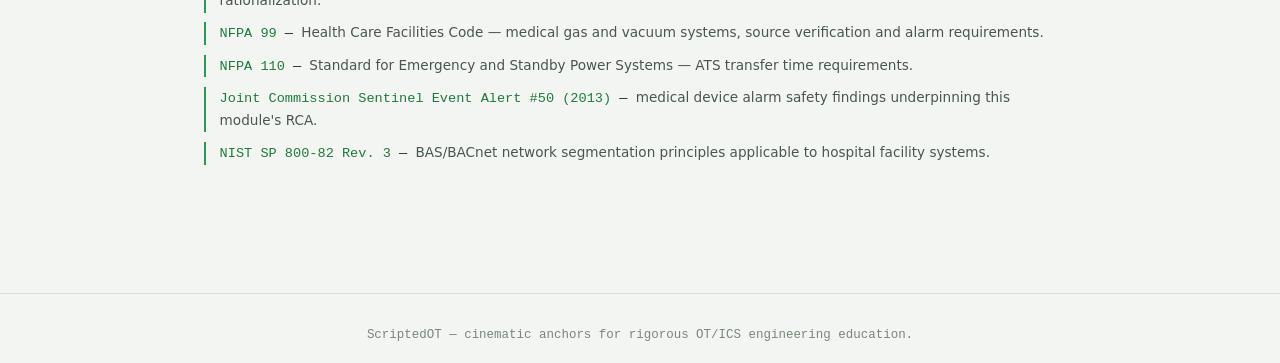
<file: modules/10-the-pitt.html>
<!doctype html>
<html lang="en">
<head>
<meta charset="utf-8">
<meta name="viewport" content="width=device-width, initial-scale=1">
<title>Module 10 — The Pitt: Alarm Fatigue &amp; Life-Critical Facility Infrastructure | ScriptedOT</title>
<meta name="description" content="The Pitt (2025) grounded in ECRI Institute and Joint Commission alarm-fatigue findings and a real medical gas cross-connection incident, mapped to NFPA 99/110.">
<script>(function(){try{var t=localStorage.getItem('scriptedot-theme');if(t==='dark'||t==='light'){document.documentElement.setAttribute('data-theme',t);}}catch(e){}})();</script>
<link rel="stylesheet" href="../assets/style.css">
</head>
<body>

<header class="site-header">
  <div class="wrap">
    <div class="brand">ScriptedOT <span>// cyber-physical training modules</span></div>
    <nav class="site-nav">
      <a href="../index.html">Index</a>
      <button id="theme-toggle" type="button">🌙 Dark</button>
    </nav>
  </div>
</header>

<main>

  <div class="hero">
    <h1>
      <span class="module-num">Module 10 / Hospital Building Automation</span>
      The Pitt (2025)
    </h1>
    <p class="subtitle">High-acuity alarm fatigue colliding with life-critical facility infrastructure during a mass-casualty surge.</p>
  </div>

  <div class="meta-tags">
    <span class="tag domain">Domain: Hospital Building Automation &amp; Medical Gas Systems</span>
    <span class="tag focus">Focus: Alarm Fatigue &amp; Life-Critical Facility Infrastructure Failover</span>
  </div>

  <div class="status-strip">
    <span><span class="dot">●</span> SOURCE: The Pitt (Max, 2025)</span>
    <span>REAL-WORLD CASE: ECRI Institute Alarm Fatigue Hazard Reports; Joint Commission Sentinel Event Alert #50 (2013); Sheridan, WY medical gas cross-connection, 2022</span>
    <span>RCA REF: ECRI Institute; The Joint Commission; NFPA 99 investigation findings</span>
  </div>

  <!-- SECTION 1 -->
  <section class="block">
    <div class="section-label">Section 01</div>
    <h2 class="section-title">The Script — Cinematic Anchor</h2>

    <h3 class="sub">Dialogue Extract</h3>
    <div class="quote-block">
      "Which alarm is that? I can't tell anymore — they're all going off at once."
      <span class="who">— paraphrased from a trauma bay crisis sequence</span>
    </div>
    <div class="note">
      The scene: a medical trauma bay crisis during a high-patient-volume surge is compounded by facility power fluctuations, a chiller trip degrading HVAC pressure control, and medical gas manifold pressure alarms — all competing for the same limited staff attention alongside clinical patient alarms. Comic strip below is an original educational parody of the scene beats — not frames from the series.
    </div>

    <h3 class="sub">Scene Visual — Comic Strip</h3>
    <div class="scene-visual">
      <figure class="comic-figure">
        <img class="comic-img" src="../assets/comics/10-the-pitt.png" alt="Four-panel comic of alarm fatigue in a hospital trauma bay" width="1600" height="900" loading="lazy">
        <figcaption class="visual-caption">COMIC · Trauma bay + facility alarms (original educational strip)</figcaption>
      </figure>
    </div>

    <h3 class="sub">Dramatis Personae → OT Mapping</h3>
    <ul class="mapping-list">
      <li><span class="fict">Dr. Robby (Attending Physician)</span><span class="arrow">→</span><span class="real">Lead Clinical Operator — analogous to a Control Room Shift Supervisor triaging competing alarms</span></li>
      <li><span class="fict">Charge Nurse</span><span class="arrow">→</span><span class="real">SCADA/BAS Operator equivalent — monitoring facility and patient alarm streams simultaneously</span></li>
      <li><span class="fict">Facilities/Engineering staff (background)</span><span class="arrow">→</span><span class="real">BAS Engineer responsible for HVAC, medical gas, and power systems</span></li>
      <li><span class="fict">Hospital Administration</span><span class="arrow">→</span><span class="real">Site Operations Management balancing patient load against infrastructure constraints</span></li>
    </ul>

    <h3 class="sub">Diegetic Failure Mode</h3>
    <p>During a mass-casualty surge, the trauma bay contends simultaneously with clinical alarm overload and facility-infrastructure strain — fluctuating power quality, a chiller trip degrading HVAC pressure control, and medical gas manifold pressure alarms — compounding clinical decision-making with unresolved facility alarms competing for the same limited staff attention.</p>
  </section>

  <!-- SECTION 2 -->
  <section class="block">
    <div class="section-label">Section 02</div>
    <h2 class="section-title">Theoretical ICS Architecture</h2>

    <h3 class="sub">Purdue Model Impact</h3>

    <div class="purdue-level">
      <span class="lvl-tag">Level 0 — Field Devices</span>
      Medical gas manifolds/cylinders, HVAC chillers and dampers, isolation-room pressure boundaries, backup generators, automatic transfer switches (ATS), patient bedside monitors.
    </div>
    <div class="purdue-level">
      <span class="lvl-tag">Level 1 — Basic Control</span>
      BAS controllers for HVAC/chiller sequencing and generator/ATS transfer logic; medical gas alarm panel logic per NFPA 99 — independent, hardwired circuits per gas type.
    </div>
    <div class="purdue-level">
      <span class="lvl-tag">Level 2 — Supervisory / HMI</span>
      Two parallel Level 2 systems whose alarms both funnel toward overlapping staff attention: the central BAS supervisory HMI (facilities control room) and the clinical central monitoring station.
    </div>
    <div class="purdue-level">
      <span class="lvl-tag">Level 3 — Site Operations</span>
      Hospital-wide facilities operations and emergency/incident command during a mass-casualty event.
    </div>

    <h3 class="sub">Protocols &amp; Control Logic</h3>
    <ul>
      <li><strong>BACnet/MSTP or BACnet/IP:</strong> for HVAC and BAS integration.</li>
      <li><strong>NFPA 99-mandated medical gas master alarm panels:</strong> typically hardwired, independent circuits per gas type.</li>
      <li><strong>ATS transfer logic:</strong> operates on a defined power-loss-detection and transfer sequence, required to restore emergency power within 10 seconds per NFPA 110 for the applicable system type.</li>
    </ul>
  </section>

  <!-- SECTION 3 -->
  <section class="block">
    <div class="section-label">Section 03</div>
    <h2 class="section-title">The Plant — Empirical Grounding</h2>

    <h3 class="sub">Plant Visual — Comic Strip</h3>
    <div class="scene-visual">
      <figure class="comic-figure">
        <img class="comic-img" src="../assets/comics/s3-10-the-pitt.png" alt="Four-panel comic of hospital alarm fatigue and medical gas cross-connection" width="1600" height="900" loading="lazy">
        <figcaption class="visual-caption">COMIC · The Plant — Alarm fatigue + gas source verification (original educational strip)</figcaption>
      </figure>
    </div>


    <h3 class="sub">Real-World Incident Precedent</h3>
    <p>Alarm fatigue is one of the most extensively documented patient-safety hazards in U.S. healthcare. The Joint Commission's 2013 Sentinel Event Alert #50 cited roughly 98 alarm-related patient deaths reported between 2005 and 2010, and ECRI Institute has named alarm hazards among its Top 10 Health Technology Hazards for many consecutive years. Separately, a 2022 medical gas cross-connection incident at a hospital in Sheridan, Wyoming — where a contractor cross-connected a nitrogen line into what should have been an oxygen supply during construction work — illustrates how a facility "failsafe" is only as reliable as its commissioning and source-verification procedure.</p>

    <h3 class="sub">Cinematic vs. Reality Matrix</h3>
    <div class="table-scroll">
    <table>
      <thead>
        <tr><th>Dimension</th><th>Media Depiction (The Script)</th><th>Industrial Reality (The Plant)</th></tr>
      </thead>
      <tbody>
        <tr>
          <td>Failure Vector</td>
          <td>A compounding cascade — clinical surge plus simultaneous facility alarms — dramatized as a single-shift crisis.</td>
          <td>Per ECRI Institute's annual hazard reports: alarm fatigue is a chronic, everyday condition rather than an episodic crisis — clinical staff are documented to be exposed to hundreds of alarms per patient per day, the vast majority clinically insignificant, independent of any single dramatic surge event.</td>
        </tr>
        <tr>
          <td>Time to Impact</td>
          <td>Facility-alarm consequences (chiller trip, gas pressure drop) are compressed into the same tense real-time window as the clinical crisis.</td>
          <td>Facility infrastructure failures are generally engineered with defined recovery windows (ATS within 10 seconds per NFPA 110) precisely so they don't compound acutely with a simultaneous clinical surge; per the Joint Commission, real alarm-fatigue harm is typically a single missed or desensitized alarm over a routine shift, not a dramatized multi-system cascade.</td>
        </tr>
        <tr>
          <td>Operator Visibility</td>
          <td>Staff are shown visibly overwhelmed by competing alarm streams.</td>
          <td>Correctly reflects the documented phenomenon: the Joint Commission's alert specifically cites alarm-parameter settings not customized to individual patients, alarm signals not audible in all areas, and inconsistent staff response protocols as root visibility failures.</td>
        </tr>
        <tr>
          <td>Failsafe Behavior</td>
          <td>Facility and clinical systems are implied to be manageable manually through the crisis by attentive staff.</td>
          <td>The Sheridan, WY cross-connection shows a failsafe gap can be catastrophic and silent — a mislabeled/miswired gas source was not caught by any automatic verification system before patient harm occurred, showing that facility "failsafes" are only as good as commissioning procedures, not real-time monitoring alone.</td>
        </tr>
      </tbody>
    </table>
    </div>

    <h3 class="sub">Root-Cause Analysis (RCA)</h3>
    <span class="rca-tag">Classification: Human Factors / HMI Alarm Fatigue + Process Design</span>
    <p>Primary: Human Factors / Alarm Fatigue, per the Joint Commission and ECRI Institute. Compounded, in the medical-gas grounding case specifically, by a Process Design/Commissioning failure — no independent verification of gas line identity before connection to a patient supply, a violation of NFPA 99 source-verification requirements.</p>
  </section>

  <!-- SECTION 4 -->
  <section class="block">
    <div class="section-label">Section 04</div>
    <h2 class="section-title">Engineering Runbook &amp; Countermeasures</h2>

    <h3 class="sub">Telemetry Envelope</h3>
    <div class="table-scroll">
    <table>
      <thead>
        <tr><th>Parameter</th><th>Normal / Baseline</th><th>Alarm Threshold</th></tr>
      </thead>
      <tbody>
        <tr><td>Medical gas manifold (oxygen)</td><td>~50–55 psig line pressure</td><td>Low-pressure alarm typically set ~20% below normal operating pressure, per NFPA 99</td></tr>
        <tr><td>Isolation room pressure differential</td><td>±0.01 in. w.c. minimum relative to corridor (negative for infection isolation, positive for protective environments)</td><td>Alarm on loss of required differential</td></tr>
        <tr><td>Automatic Transfer Switch (ATS)</td><td>Normal utility power</td><td>Required to complete transfer to emergency power within 10 seconds of loss, per NFPA 110 Type 10 classification</td></tr>
        <tr><td>Bedside monitor alarm volume</td><td>N/A</td><td>ECRI/Joint Commission cite ICU bedside monitors alone generating on the order of hundreds of alarms per patient per day — well beyond what's clinically actionable by any single operator</td></tr>
      </tbody>
    </table>
    </div>

    <h3 class="sub">Mitigation / Recovery Protocol</h3>
    <ol class="runbook">
      <li><strong>Alarm rationalization program (ISA-18.2 methodology):</strong> apply to both clinical monitors and BAS/facility alarm panels — eliminate default/non-customized alarm limits, classify and prioritize by clinical/operational significance.</li>
      <li><strong>Independent annunciation paths for life-critical facility alarms:</strong> ensure medical gas and isolation-room pressure alarms cannot be masked by clinical alarm volume.</li>
      <li><strong>Positive source verification for medical gas lines:</strong> gas-specific fittings and commissioning pressure/identity testing before any line is placed into service — directly addressing the cross-connection failure mode.</li>
      <li><strong>Redundant, independently tested ATS/generator failover:</strong> verify the mandated sub-10-second transfer time on a routine test schedule, not only during real events.</li>
      <li><strong>Defined escalation and manual-bypass procedures:</strong> allow facilities staff to silence/acknowledge nuisance BAS alarms without suppressing genuinely life-critical ones.</li>
    </ol>

    <h3 class="sub">Standards Reference</h3>
    <div class="std-refs">
      <div class="std-ref"><span class="clause">ISA-18.2</span> — <span class="desc">Management of Alarm Systems methodology, applied here to healthcare facility and clinical alarm rationalization.</span></div>
      <div class="std-ref"><span class="clause">NFPA 99</span> — <span class="desc">Health Care Facilities Code — medical gas and vacuum systems, source verification and alarm requirements.</span></div>
      <div class="std-ref"><span class="clause">NFPA 110</span> — <span class="desc">Standard for Emergency and Standby Power Systems — ATS transfer time requirements.</span></div>
      <div class="std-ref"><span class="clause">Joint Commission Sentinel Event Alert #50 (2013)</span> — <span class="desc">medical device alarm safety findings underpinning this module's RCA.</span></div>
      <div class="std-ref"><span class="clause">NIST SP 800-82 Rev. 3</span> — <span class="desc">BAS/BACnet network segmentation principles applicable to hospital facility systems.</span></div>
    </div>
  </section>

</main>

<footer class="site-footer">
  ScriptedOT — cinematic anchors for rigorous OT/ICS engineering education.
</footer>

<script src="../assets/theme.js" defer></script>
</body>
</html>
</file>
<file: assets/style.css>
/* ScriptedOT — shared site stylesheet
   Aesthetic: control-room HMI, light by default with a full dark mode.
   Amber/green accents, monospace for system/telemetry text, sans-serif for prose. */

:root {
  --bg: #f3f5f2;
  --bg-panel: #ffffff;
  --bg-panel-raised: #eaede8;
  --border: #d7ddd4;
  --border-bright: #b7c2b4;
  --text: #1b211c;
  --text-dim: #49564c;
  --text-faint: #798678;
  --amber: #9a5f0a;
  --amber-bright: #7a4a06;
  --green: #1d7a3c;
  --green-dim: #2f9750;
  --red: #ad3327;
  --red-bg: rgba(173, 51, 39, 0.07);
  --red-border: #d9beb9;
  --blue: #1f6fa3;
  --heading: #0d100e;
  --font-body: "Inter", "Segoe UI", system-ui, -apple-system, sans-serif;
  --font-mono: "IBM Plex Mono", "SF Mono", "Consolas", monospace;
  --radius: 3px;
  --max-width: 920px;
}

:root[data-theme="dark"] {
  --bg: #0b0e0d;
  --bg-panel: #121613;
  --bg-panel-raised: #171d19;
  --border: #26332c;
  --border-bright: #3a5142;
  --text: #d9e2dc;
  --text-dim: #8a9b90;
  --text-faint: #5c6b62;
  --amber: #e8a33d;
  --amber-bright: #ffc266;
  --green: #5fd97a;
  --green-dim: #3a8a4c;
  --red: #e05a4e;
  --red-bg: rgba(224, 90, 78, 0.08);
  --red-border: #5a2c26;
  --blue: #5aa9e0;
  --heading: #ffffff;
}

@media (prefers-color-scheme: dark) {
  :root:not([data-theme="light"]) {
    --bg: #0b0e0d;
    --bg-panel: #121613;
    --bg-panel-raised: #171d19;
    --border: #26332c;
    --border-bright: #3a5142;
    --text: #d9e2dc;
    --text-dim: #8a9b90;
    --text-faint: #5c6b62;
    --amber: #e8a33d;
    --amber-bright: #ffc266;
    --green: #5fd97a;
    --green-dim: #3a8a4c;
    --red: #e05a4e;
    --red-bg: rgba(224, 90, 78, 0.08);
    --red-border: #5a2c26;
    --blue: #5aa9e0;
    --heading: #ffffff;
  }
}

body { transition: background-color 0.15s ease, color 0.15s ease; }

* { box-sizing: border-box; }

html { background: var(--bg); }

body {
  background: var(--bg);
  color: var(--text);
  font-family: var(--font-body);
  line-height: 1.6;
  margin: 0;
  padding: 0;
  font-size: 16px;
}

::selection { background: var(--green-dim); color: #fff; }

a { color: var(--amber); text-decoration: none; }
a:hover { color: var(--amber-bright); text-decoration: underline; }

.site-header {
  border-bottom: 1px solid var(--border);
  background: linear-gradient(180deg, var(--bg-panel) 0%, var(--bg) 100%);
  padding: 1.25rem 1.5rem;
}

.site-header .wrap {
  max-width: var(--max-width);
  margin: 0 auto;
  display: flex;
  align-items: baseline;
  justify-content: space-between;
  gap: 1rem;
  flex-wrap: wrap;
}

.brand {
  font-family: var(--font-mono);
  font-size: 1.05rem;
  letter-spacing: 0.06em;
  color: var(--green);
  text-transform: uppercase;
}

.brand span { color: var(--text-faint); }

.site-nav {
  display: flex;
  align-items: center;
}

.site-nav a {
  color: var(--text-dim);
  font-family: var(--font-mono);
  font-size: 0.85rem;
  margin-left: 1.25rem;
}

#theme-toggle {
  margin-left: 1.25rem;
  font-family: var(--font-mono);
  font-size: 0.75rem;
  color: var(--text-dim);
  background: var(--bg-panel);
  border: 1px solid var(--border-bright);
  border-radius: var(--radius);
  padding: 0.35rem 0.65rem;
  cursor: pointer;
  line-height: 1;
}

#theme-toggle:hover {
  color: var(--text);
  border-color: var(--green);
}

main {
  max-width: var(--max-width);
  margin: 0 auto;
  padding: 2.5rem 1.5rem 5rem;
}

.status-strip {
  font-family: var(--font-mono);
  font-size: 0.75rem;
  color: var(--text-faint);
  border: 1px solid var(--border);
  background: var(--bg-panel);
  padding: 0.5rem 0.9rem;
  border-radius: var(--radius);
  display: inline-flex;
  gap: 1.25rem;
  margin-bottom: 2rem;
  flex-wrap: wrap;
}

.status-strip .dot { color: var(--green); }

h1 {
  font-size: 2rem;
  line-height: 1.25;
  margin: 0 0 0.5rem;
  color: var(--heading);
}

h1 .module-num {
  display: block;
  font-family: var(--font-mono);
  font-size: 0.8rem;
  color: var(--amber);
  letter-spacing: 0.1em;
  margin-bottom: 0.6rem;
}

.subtitle {
  color: var(--text-dim);
  font-size: 1.05rem;
  margin-bottom: 1.5rem;
}

.meta-tags {
  display: flex;
  gap: 0.5rem;
  flex-wrap: wrap;
  margin-bottom: 2.5rem;
}

.tag {
  font-family: var(--font-mono);
  font-size: 0.72rem;
  text-transform: uppercase;
  letter-spacing: 0.05em;
  padding: 0.3rem 0.6rem;
  border-radius: var(--radius);
  border: 1px solid var(--border-bright);
  color: var(--text-dim);
  background: var(--bg-panel);
}

.tag.domain { color: var(--blue); border-color: #2c4a63; }
.tag.focus { color: var(--amber); border-color: #5a4322; }

section.block {
  margin-bottom: 3rem;
  border-top: 1px solid var(--border);
  padding-top: 2rem;
}

.section-label {
  font-family: var(--font-mono);
  font-size: 0.78rem;
  letter-spacing: 0.12em;
  text-transform: uppercase;
  color: var(--green);
  margin-bottom: 0.3rem;
}

.section-title {
  font-size: 1.5rem;
  color: var(--heading);
  margin: 0 0 1.25rem;
}

h3.sub {
  font-size: 1.05rem;
  color: var(--amber-bright);
  margin: 1.75rem 0 0.75rem;
  font-family: var(--font-mono);
  letter-spacing: 0.02em;
}

.quote-block {
  border-left: 3px solid var(--amber);
  background: var(--bg-panel);
  padding: 1rem 1.25rem;
  margin: 0 0 1rem;
  font-style: italic;
  color: var(--text);
}

.quote-block .who {
  display: block;
  margin-top: 0.6rem;
  font-style: normal;
  font-family: var(--font-mono);
  font-size: 0.78rem;
  color: var(--text-faint);
}

.note {
  font-size: 0.88rem;
  color: var(--text-faint);
  border: 1px dashed var(--border-bright);
  border-radius: var(--radius);
  padding: 0.75rem 1rem;
  margin: 0 0 1.25rem;
}

table {
  width: 100%;
  border-collapse: collapse;
  font-size: 0.92rem;
}

.table-scroll {
  overflow-x: auto;
  border: 1px solid var(--border);
  border-radius: var(--radius);
  margin-bottom: 1.5rem;
}

th, td {
  text-align: left;
  padding: 0.65rem 0.85rem;
  border-bottom: 1px solid var(--border);
  vertical-align: top;
}

th {
  background: var(--bg-panel-raised);
  color: var(--green);
  font-family: var(--font-mono);
  font-size: 0.78rem;
  text-transform: uppercase;
  letter-spacing: 0.04em;
  white-space: nowrap;
}

tr:last-child td { border-bottom: none; }

td:first-child, th:first-child { color: var(--text-dim); font-weight: 600; }

.mapping-list {
  list-style: none;
  margin: 0 0 1.5rem;
  padding: 0;
}

.mapping-list li {
  display: flex;
  gap: 0.75rem;
  align-items: baseline;
  padding: 0.5rem 0;
  border-bottom: 1px solid var(--border);
  flex-wrap: wrap;
}

.mapping-list .fict { color: var(--text); font-weight: 600; min-width: 220px; }
.mapping-list .arrow { color: var(--text-faint); font-family: var(--font-mono); }
.mapping-list .real { color: var(--green); }

.purdue-level {
  border: 1px solid var(--border);
  border-radius: var(--radius);
  background: var(--bg-panel);
  padding: 1rem 1.25rem;
  margin-bottom: 0.85rem;
}

.purdue-level .lvl-tag {
  font-family: var(--font-mono);
  font-size: 0.72rem;
  color: var(--blue);
  text-transform: uppercase;
  letter-spacing: 0.08em;
  display: block;
  margin-bottom: 0.35rem;
}

ol.runbook {
  padding-left: 0;
  list-style: none;
  counter-reset: step;
  margin: 0 0 1.5rem;
}

ol.runbook li {
  counter-increment: step;
  position: relative;
  padding: 0.75rem 1rem 0.75rem 3rem;
  margin-bottom: 0.5rem;
  background: var(--bg-panel);
  border: 1px solid var(--border);
  border-radius: var(--radius);
}

ol.runbook li::before {
  content: counter(step);
  position: absolute;
  left: 0.9rem;
  top: 0.75rem;
  font-family: var(--font-mono);
  color: var(--amber);
  font-weight: 700;
}

.std-refs {
  display: grid;
  gap: 0.6rem;
}

.std-ref {
  font-family: var(--font-mono);
  font-size: 0.85rem;
  border-left: 2px solid var(--green-dim);
  padding-left: 0.85rem;
}

.std-ref .clause { color: var(--green); }
.std-ref .desc { color: var(--text-dim); font-family: var(--font-body); }

.rca-tag {
  display: inline-block;
  font-family: var(--font-mono);
  font-size: 0.8rem;
  color: var(--red);
  border: 1px solid var(--red-border);
  background: var(--red-bg);
  padding: 0.4rem 0.75rem;
  border-radius: var(--radius);
  margin-bottom: 1rem;
}

.site-footer {
  border-top: 1px solid var(--border);
  padding: 2rem 1.5rem;
  text-align: center;
  color: var(--text-faint);
  font-family: var(--font-mono);
  font-size: 0.78rem;
}

.module-grid {
  display: grid;
  grid-template-columns: repeat(auto-fill, minmax(260px, 1fr));
  gap: 1rem;
  margin-top: 1.5rem;
}

.module-card {
  border: 1px solid var(--border);
  background: var(--bg-panel);
  border-radius: var(--radius);
  padding: 1.1rem 1.25rem;
  display: flex;
  flex-direction: column;
  gap: 0.4rem;
  transition: border-color 0.15s ease;
}

.module-card.live { border-color: var(--border-bright); }
.module-card.live:hover { border-color: var(--green); }

.module-card .num {
  font-family: var(--font-mono);
  font-size: 0.72rem;
  color: var(--text-faint);
  letter-spacing: 0.08em;
}

.module-card .title { color: var(--heading); font-size: 1.05rem; font-weight: 600; }
.module-card .title a { color: inherit; }
.module-card .title a:hover { color: var(--amber-bright); }

.module-card .lesson { color: var(--text-dim); font-size: 0.85rem; }

.module-card .badge {
  font-family: var(--font-mono);
  font-size: 0.68rem;
  text-transform: uppercase;
  letter-spacing: 0.06em;
  align-self: flex-start;
  padding: 0.2rem 0.5rem;
  border-radius: var(--radius);
}

.module-card.live .badge { color: var(--green); border: 1px solid var(--green-dim); }
.module-card.pending .badge { color: var(--text-faint); border: 1px solid var(--border); }
.module-card.pending { opacity: 0.55; }
.module-card.pending .title { color: var(--text-dim); }

.hero {
  margin-bottom: 1rem;
}

.hero p.lede {
  font-size: 1.1rem;
  color: var(--text-dim);
  max-width: 65ch;
}

.how-it-works {
  display: grid;
  grid-template-columns: repeat(auto-fit, minmax(190px, 1fr));
  gap: 1rem;
  margin: 1.5rem 0 2.5rem;
}

.how-step {
  border: 1px solid var(--border);
  background: var(--bg-panel);
  border-radius: var(--radius);
  padding: 1.1rem 1.15rem;
}

.how-step .step-num {
  font-family: var(--font-mono);
  font-size: 0.72rem;
  color: var(--amber);
  letter-spacing: 0.08em;
  display: block;
  margin-bottom: 0.5rem;
}

.how-step .step-title {
  color: var(--text);
  font-weight: 600;
  margin-bottom: 0.4rem;
}

.how-step .step-desc {
  color: var(--text-dim);
  font-size: 0.88rem;
}

.section-heading {
  font-size: 1.15rem;
  color: var(--text);
  font-family: var(--font-mono);
  letter-spacing: 0.03em;
  margin: 2.5rem 0 0.25rem;
  padding-top: 2rem;
  border-top: 1px solid var(--border);
}

.section-heading + .section-sub {
  color: var(--text-faint);
  font-size: 0.92rem;
  margin-bottom: 0.5rem;
}

/* —— Scene visuals: comic strips, diagrams, animation —— */

.scene-visual {
  margin: 1.25rem 0 1.75rem;
}

.scene-visual .visual-caption {
  font-family: var(--font-mono);
  font-size: 0.72rem;
  color: var(--text-faint);
  letter-spacing: 0.04em;
  margin: 0.65rem 0 0;
}

.comic-strip {
  display: grid;
  grid-template-columns: repeat(4, 1fr);
  gap: 0.55rem;
  margin: 0;
}

@media (max-width: 720px) {
  .comic-strip { grid-template-columns: repeat(2, 1fr); }
}

.comic-panel {
  border: 2px solid var(--border-bright);
  background: var(--bg-panel);
  border-radius: var(--radius);
  padding: 0.7rem 0.75rem 0.85rem;
  display: flex;
  flex-direction: column;
  gap: 0.45rem;
  min-height: 150px;
  position: relative;
  overflow: hidden;
}

.comic-panel::before {
  content: attr(data-panel);
  position: absolute;
  top: 0.35rem;
  right: 0.45rem;
  font-family: var(--font-mono);
  font-size: 0.65rem;
  color: var(--text-faint);
}

.comic-panel .panel-art {
  flex: 1;
  display: flex;
  align-items: center;
  justify-content: center;
  min-height: 72px;
}

.comic-panel .panel-art svg {
  width: 100%;
  max-width: 140px;
  height: auto;
}

.comic-panel .panel-text {
  font-size: 0.78rem;
  line-height: 1.35;
  color: var(--text-dim);
  border-top: 1px dashed var(--border);
  padding-top: 0.45rem;
}

.comic-panel .panel-text strong {
  color: var(--heading);
  font-weight: 600;
  display: block;
  margin-bottom: 0.15rem;
  font-size: 0.8rem;
}

.anim-diagram {
  border: 1px solid var(--border);
  background: var(--bg-panel);
  border-radius: var(--radius);
  padding: 1.1rem 1.25rem;
  margin: 1rem 0 0;
}

.anim-diagram .diagram-label {
  font-family: var(--font-mono);
  font-size: 0.72rem;
  color: var(--blue);
  text-transform: uppercase;
  letter-spacing: 0.08em;
  margin-bottom: 0.75rem;
}

.anim-diagram svg {
  width: 100%;
  height: auto;
  display: block;
  max-height: 220px;
}

/* Shared animation keyframes for diagram SVGs */
@keyframes pulse-glow {
  0%, 100% { opacity: 0.35; }
  50% { opacity: 1; }
}

@keyframes flow-dash {
  to { stroke-dashoffset: -24; }
}

@keyframes rise-bar {
  0%, 15% { transform: scaleY(0.15); }
  50%, 65% { transform: scaleY(1); }
  100% { transform: scaleY(0.15); }
}

@keyframes blink-alarm {
  0%, 45% { opacity: 1; }
  50%, 95% { opacity: 0.15; }
}

@keyframes spin-slow {
  to { transform: rotate(360deg); }
}

@keyframes cascade-on {
  0%, 20% { opacity: 0.2; }
  40%, 70% { opacity: 1; }
  100% { opacity: 0.2; }
}

.anim-pulse { animation: pulse-glow 1.6s ease-in-out infinite; }
.anim-flow { stroke-dasharray: 6 4; animation: flow-dash 1.2s linear infinite; }
.anim-rise { transform-origin: bottom; animation: rise-bar 2.8s ease-in-out infinite; }
.anim-blink { animation: blink-alarm 1.1s step-end infinite; }
.anim-spin { transform-origin: center; animation: spin-slow 4s linear infinite; }
.anim-cascade-1 { animation: cascade-on 3s ease-in-out infinite; }
.anim-cascade-2 { animation: cascade-on 3s ease-in-out 0.4s infinite; }
.anim-cascade-3 { animation: cascade-on 3s ease-in-out 0.8s infinite; }

.how-comic {
  margin-top: -0.5rem;
  margin-bottom: 0.5rem;
}

.comic-figure {
  margin: 0 0 0.25rem;
  padding: 0;
}

.comic-img {
  display: block;
  width: 100%;
  height: auto;
  border: 2px solid var(--border-bright);
  border-radius: var(--radius);
  background: #fff;
}

.comic-figure .visual-caption {
  margin-top: 0.65rem;
}
</file>
